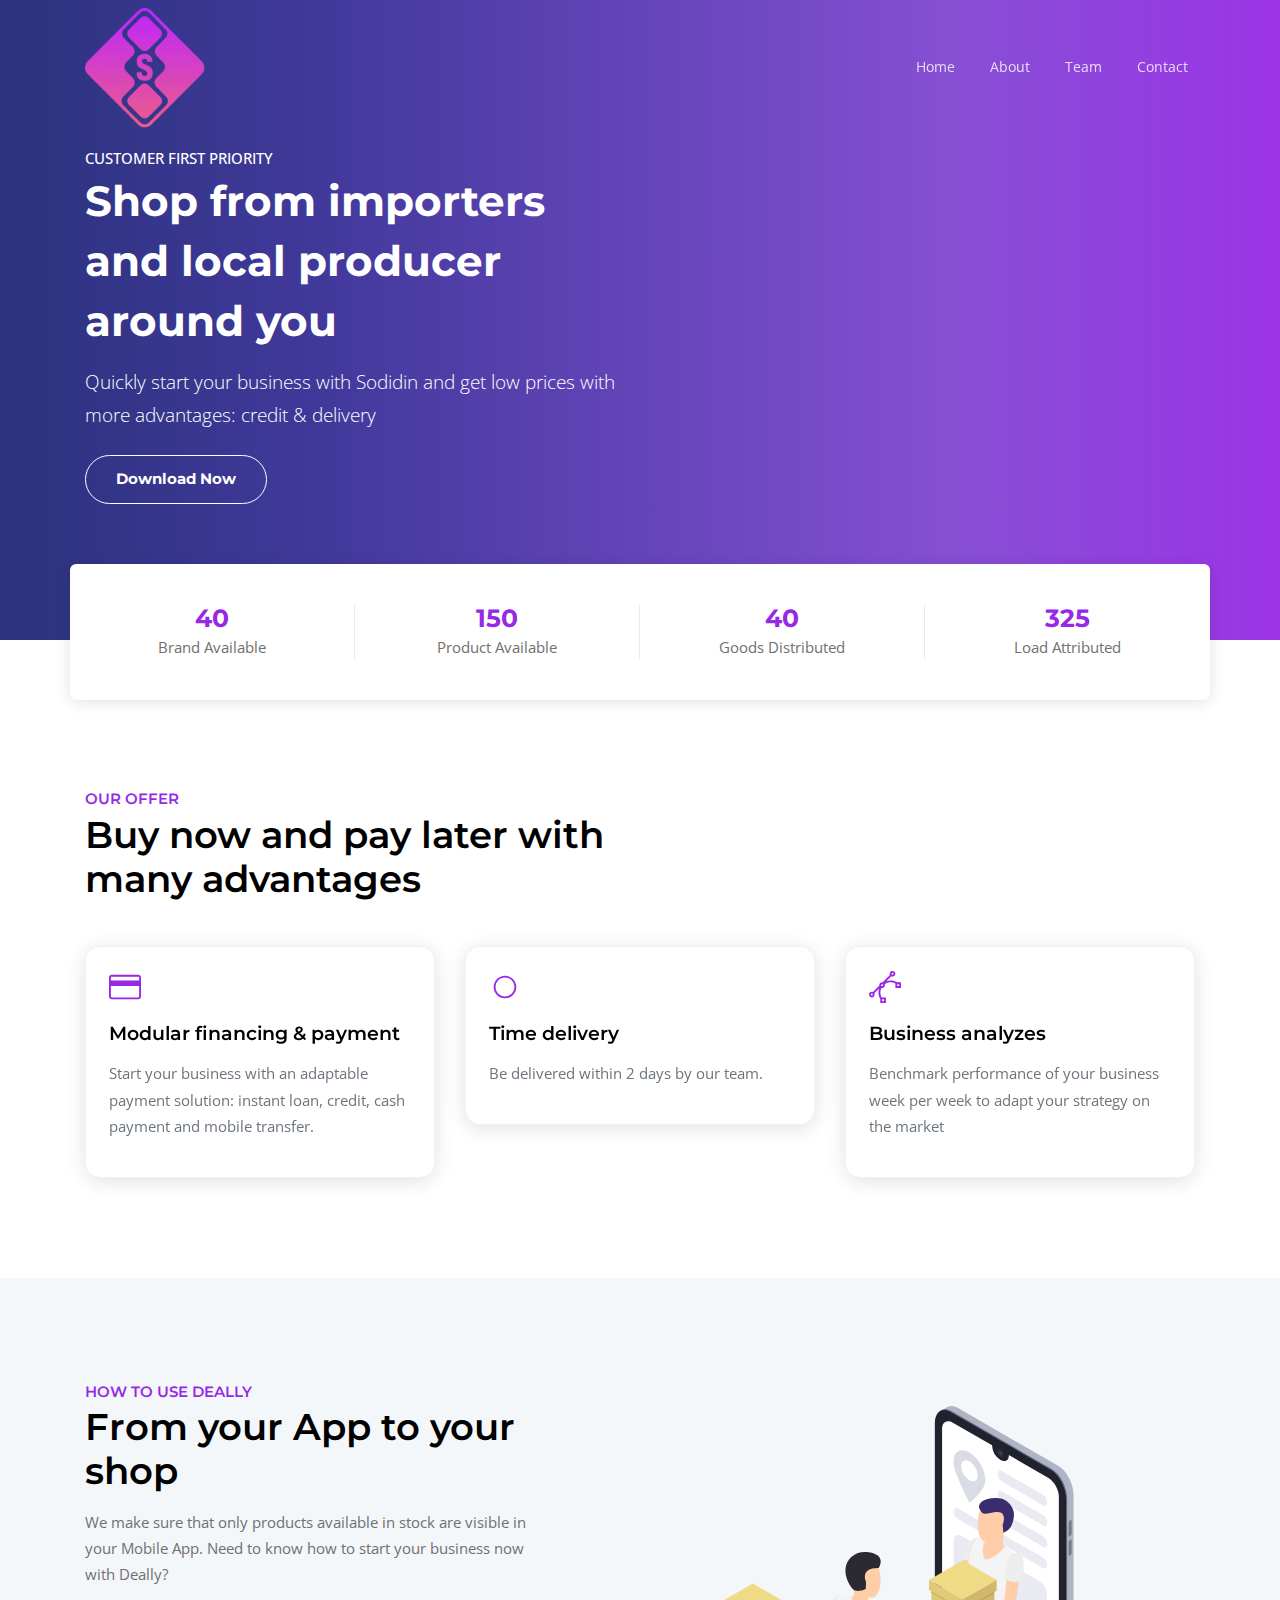
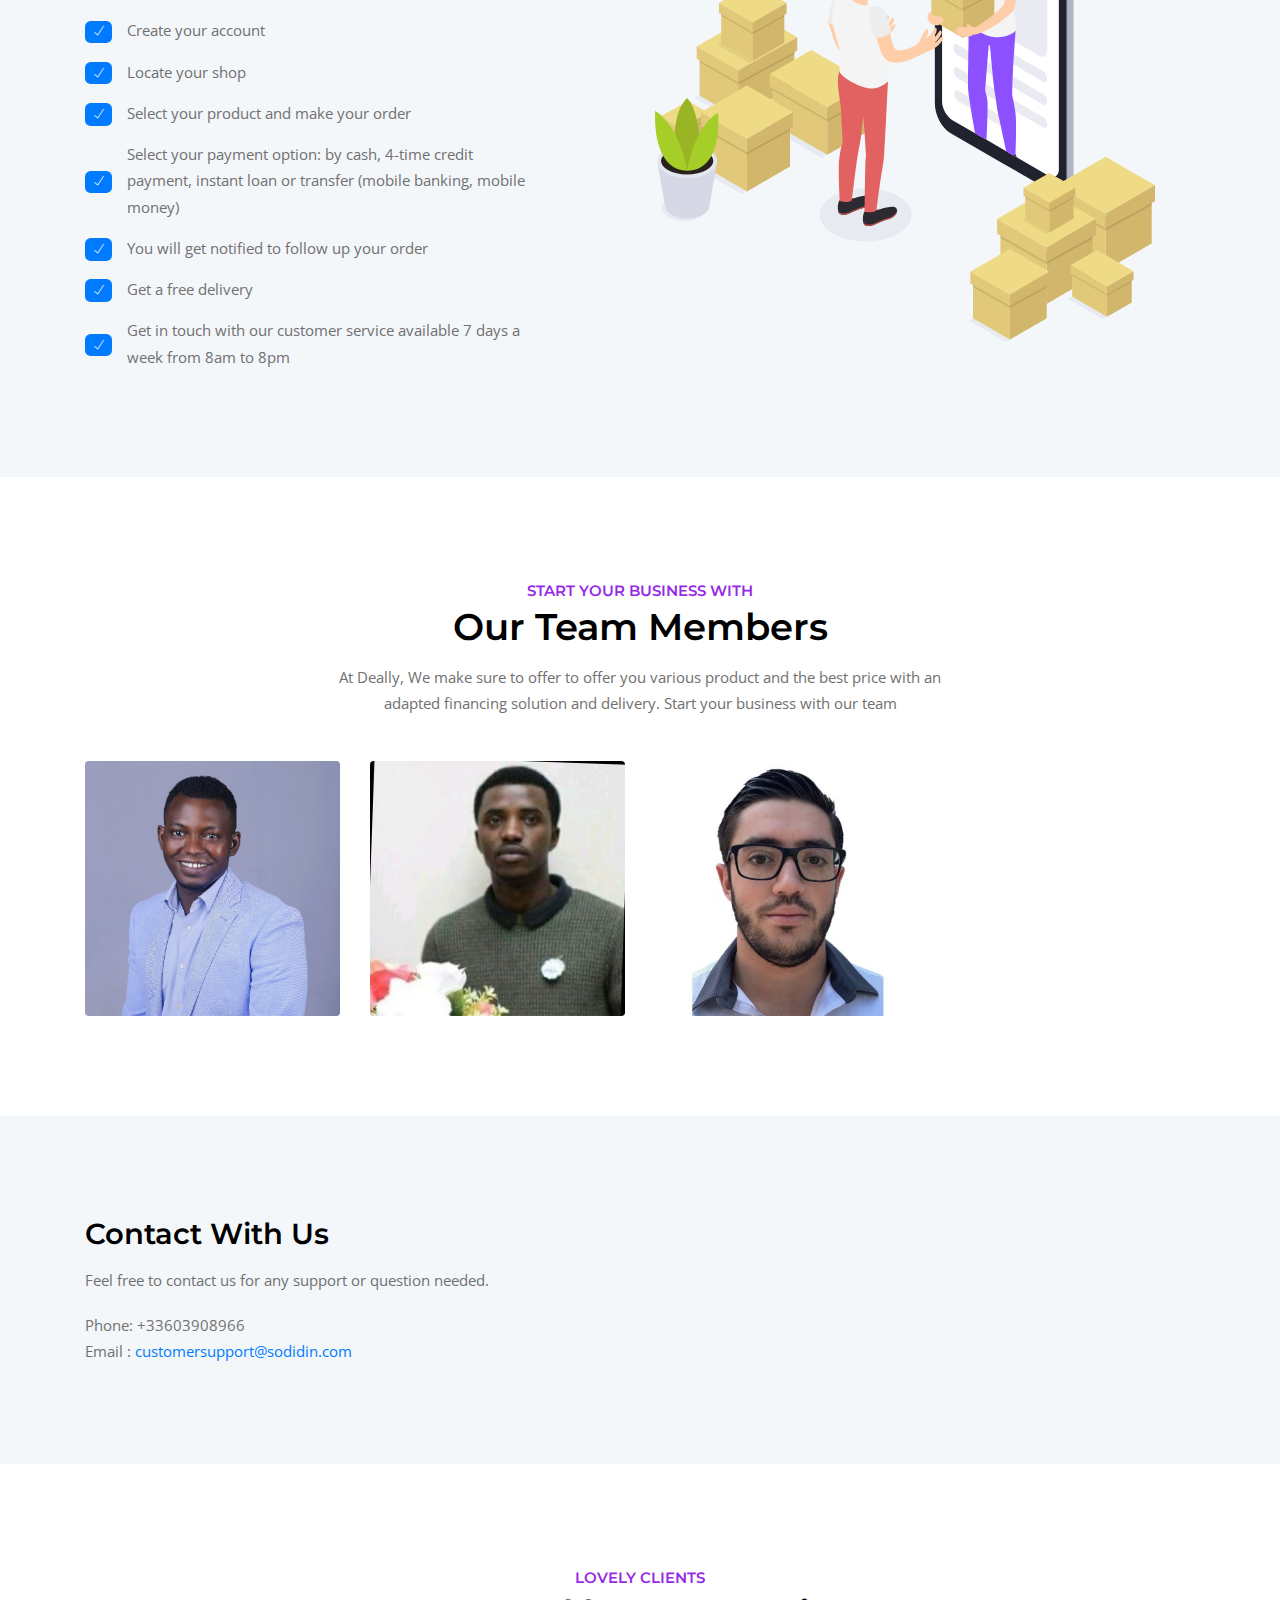
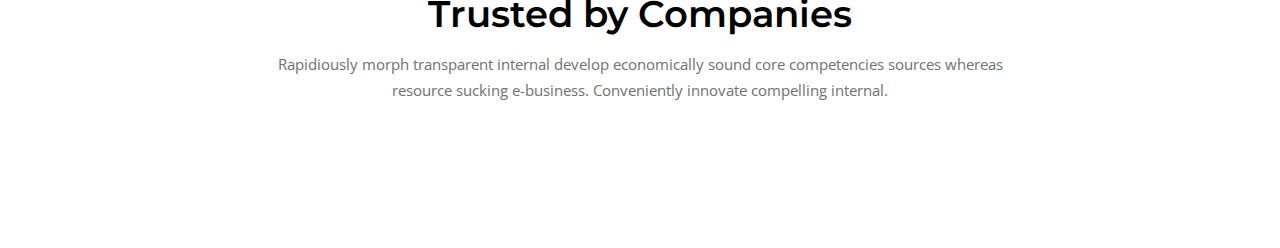
<file: html/index.html>
<!doctype html>
<html lang="en">
<head>
    <meta charset="utf-8">
    <meta http-equiv="X-UA-Compatible" content="IE=edge">
    <meta name="viewport" content="width=device-width, initial-scale=1, shrink-to-fit=no">

    <!-- SEO Meta description -->
    <meta name="description"
          content="AppCo App Landing Page Template. agency landing page template helps you easily create websites for your business, marketing landing page template form promotion and many more.">
    <meta name="author" content="ThemeTags">

    <!-- OG Meta Tags to improve the way the post looks when you share the page on LinkedIn, Facebook, Google+ -->
    <meta property="og:site_name" content="Deally"/> <!-- website name -->
    <meta property="og:site" content=""/> <!-- website link -->
    <meta property="og:title" content="Deally"/> <!-- title shown in the actual shared post -->
    <meta property="og:description" content=""/> <!-- description shown in the actual shared post -->
    <meta property="og:image" content=""/> <!-- image link, make sure it's jpg -->
    <meta property="og:url" content=""/> <!-- where do you want your post to link to -->
    <meta property="og:type" content="article"/>

    <!--title-->
    <title>Deally</title>

    <!--favicon icon-->
    <link rel="icon" href="img/favicon.ico" type="image/png" sizes="16x16">

    <!--google fonts-->
    <link href="https://fonts.googleapis.com/css?family=Montserrat:400,500,600,700%7COpen+Sans&display=swap"
          rel="stylesheet">

    <!--Bootstrap css-->
    <link rel="stylesheet" href="css/bootstrap.min.css">
    <!--Magnific popup css-->
    <link rel="stylesheet" href="css/magnific-popup.css">
    <!--Themify icon css-->
    <link rel="stylesheet" href="css/themify-icons.css">
    <!--animated css-->
    <link rel="stylesheet" href="css/animate.min.css">

    <!--Owl carousel css-->
    <link rel="stylesheet" href="css/owl.carousel.min.css">
    <link rel="stylesheet" href="css/owl.theme.default.min.css">
    <!--custom css-->
    <link rel="stylesheet" href="css/style.css">
    <!--responsive css-->
    <link rel="stylesheet" href="css/responsive.css">

</head>
<body>

<!--header section start-->
<header class="header">
    <!--start navbar-->
    <nav class="navbar navbar-expand-lg fixed-top bg-transparent">
        <div class="container">
            <a class="navbar-brand" href="index-2.html"><img src="img/logo_sodidin.png" width="120" alt="logo"
                                                           class="img-fluid"></a>
            <button class="navbar-toggler" type="button" data-toggle="collapse" data-target="#navbarSupportedContent"
                    aria-controls="navbarSupportedContent" aria-expanded="false" aria-label="Toggle navigation">
                <span class="ti-menu"></span>
            </button>

            <div class="collapse navbar-collapse main-menu" id="navbarSupportedContent">
                <ul class="navbar-nav ml-auto">
                    <li class="nav-item">
                        <a class="nav-link page-scroll" href="#">Home</a>

                    </li>
                    <li class="nav-item">
                        <a class="nav-link page-scroll" href="#about">About</a>
                    </li>
                    <!-- <li class="nav-item">
                        <a class="nav-link page-scroll" href="#screenshots">Screenshots</a>
                    </li> -->
                    <!-- <li class="nav-item dropdown">
                        <a class="nav-link page-scroll dropdown-toggle" href="#" id="navbarDropdownPage" role="button"
                           data-toggle="dropdown" aria-haspopup="true" aria-expanded="false">
                            Pages
                        </a>
                        <div class="dropdown-menu submenu" aria-labelledby="navbarDropdownPage">
                            <a class="dropdown-item" href="basic-login.html">Login Page 1</a>
                            <a class="dropdown-item" href="login.html">Login Page 2</a>
                            <a class="dropdown-item" href="basic-sign-up.html">Signup Page 1</a>
                            <a class="dropdown-item" href="sign-up.html">Signup Page 2</a>
                            <a class="dropdown-item" href="password-reset.html">Password Reset</a>
                            <a class="dropdown-item" href="change-password.html">Change Password</a>
                            <a class="dropdown-item" href="download.html">Download Page</a>
                            <a class="dropdown-item" href="review.html">Review Page</a>
                            <a class="dropdown-item" href="faq.html">FAQ Page</a>
                            <a class="dropdown-item" href="404.html">404 Page</a>
                            <a class="dropdown-item" href="coming-soon.html">Coming Soon</a>
                            <a class="dropdown-item" href="thank-you.html">Thank You</a>
                            <a class="dropdown-item" href="team.html">Team Page <span class="badge badge-danger badge-pill ml-2">New</span></a>
                            <a class="dropdown-item" href="team-single.html">Team Single <span class="badge badge-danger badge-pill ml-2">New</span></a>
                        </div>
                    </li> -->
                    <li class="nav-item">
                        <a class="nav-link page-scroll" href="#team">Team</a>
                    </li>
                    <li class="nav-item">
                        <a class="nav-link page-scroll" href="#contact">Contact</a>
                    </li>

                </ul>
            </div>
        </div>
    </nav>
    <!--end navbar-->
</header>
<!--header section end-->

<!--body content wrap start-->
<div class="main">

    <!--hero section start-->
    <section class="hero-section pt-100 background-img"
             style="">
        <div class="container">
            <div class="row align-items-center justify-content-between">
                <div class="col-md-6 col-lg-6">
                    <div class="hero-content-left text-white mt-5">
                        <span class="text-uppercase h6">Customer First Priority</span>
                        <h1 class="text-white font-weight-bold">Shop from importers and local producer around you</h1>
                        <p class="lead">Quickly start your business with Sodidin and get low prices with more advantages: credit & delivery</p>

                        <a href="#download" class="btn app-store-btn">Download Now</a>
                    </div>
                </div>
                <div class="col-md-6 col-lg-5">
                    <div class="hero-animation-img">
                        <!-- <img src="img/image-14.png" alt="img" class="img-fluid"> -->
                    </div>
                </div>
            </div>
            <!--counter start-->
            <div class="row">
                <ul class="list-inline counter-wrap">
                    <li class="list-inline-item">
                        <div class="single-counter text-center">
                            <span>32</span>
                            <h6>Brand Available</h6>
                        </div>
                    </li>
                    <li class="list-inline-item">
                        <div class="single-counter text-center">
                            <span>150 300</span>
                            <h6>Product Available</h6>
                        </div>
                    </li>
                    <li class="list-inline-item">
                        <div class="single-counter text-center">
                            <span>32 621</span>
                            <h6>Goods Distributed</h6>
                        </div>
                    </li>
                    <li class="list-inline-item">
                        <div class="single-counter text-center">
                            <span>316</span>
                            <h6>Load Attributed</h6>
                        </div>
                    </li>
                </ul>
            </div>
            <!--counter end-->
        </div>
    </section>
    <!--hero section end-->

    <!--promo section start-->
    <section class="promo-section mt-5 ptb-100">
        <div class="container">
            <div class="row">
                <div class="col-lg-6 col-md-10">
                    <div class="section-heading mb-5">
                        <span class="text-uppercase color-secondary sub-title">Our Offer</span>
                        <h2 class="mb-6">Buy now and pay later with many advantages</h2>
                    </div>
                </div>
            </div>
            <div class="row">
                <div class="col-lg-4 col-sm-6 mb-lg-0">
                    <div class="card single-promo-card single-promo-hover">
                        <div class="card-body">
                            <div class="pb-2">
                                <span class="ti-credit-card icon-md color-secondary"></span>
                            </div>
                            <div class="pt-2 pb-3"><h5>Modular financing & payment</h5>
                                <p class="text-muted mb-0">
                                    Start your business with an adaptable payment solution: instant loan, credit, cash payment and mobile transfer.
                                    </p>
                            </div>
                        </div>
                    </div>
                </div>
                <div class="col-lg-4 col-sm-6">
                    <div class="card single-promo-card single-promo-hover mb-lg-0">
                        <div class="card-body">
                            <div class="pb-2">
                                <span class="ti-control-record icon-md color-secondary"></span>
                            </div>
                            <div class="pt-2 pb-3"><h5>Time delivery</h5>
                                <p class="text-muted mb-0">
                                    Be delivered within 2 days by our team.

                                </p></div>
                        </div>
                    </div>
                </div>
                <div class="col-lg-4 col-sm-6">
                    <div class="card single-promo-card single-promo-hover mb-lg-0">
                        <div class="card-body">
                            <div class="pb-2">
                                <span class="ti-vector icon-md color-secondary"></span>
                            </div>
                            <div class="pt-2 pb-3"><h5>Business analyzes</h5>
                                <p class="text-muted mb-0">
                                    Benchmark performance of your business week per week to adapt your strategy on the market
                                    </p></div>
                        </div>
                    </div>
                </div>
                <!-- <div class="col-lg-3 col-sm-6">
                    <div class="card single-promo-card single-promo-hover mb-lg-0">
                        <div class="card-body">
                            <div class="pb-2">
                                <span class="ti-receipt icon-md color-secondary"></span>
                            </div>
                            <div class="pt-2 pb-3"><h5>Customizable</h5>
                                <p class="text-muted mb-0">Change a few variables and the whole theme adapts.</p></div>
                        </div>
                    </div>
                </div> -->
            </div>
        </div>
    </section>
    <!--promo section end-->

    <!--about us section start-->
    <section id="about" class="about-us ptb-100 gray-light-bg">
        <div class="container">
            <div class="row align-items-center justify-content-between">
                <div class="col-lg-5">
                    <span class="text-uppercase color-secondary sub-title">How to use Deally</span>
                    <h2>From your App to your shop</h2>
                    <p class="mb-4 lh-190">We make sure that only products available in stock are visible in your Mobile App. Need to know how to start your business now with Deally?</p>
                    <ul class="list-unstyled">
                        <li class="py-2">
                            <div class="d-flex align-items-center">
                                <div>
                                    <div class="badge badge-circle badge-primary mr-3">
                                        <span class="ti-check"></span>
                                    </div>
                                </div>
                                <div><p class="mb-0">Create your account</p></div>
                            </div>
                        </li>
                        <li class="py-2">
                            <div class="d-flex align-items-center">
                                <div>
                                    <div class="badge badge-circle badge-primary mr-3">
                                        <span class="ti-check"></span>
                                    </div>
                                </div>
                                <div><p class="mb-0">Locate your shop</p></div>
                            </div>
                        </li>
                        <li class="py-2">
                            <div class="d-flex align-items-center">
                                <div>
                                    <div class="badge badge-circle badge-primary mr-3">
                                        <span class="ti-check"></span>
                                    </div>
                                </div>
                                <div><p class="mb-0">Select your product and make your order</p></div>
                            </div>
                        </li>
                        <li class="py-2">
                            <div class="d-flex align-items-center">
                                <div>
                                    <div class="badge badge-circle badge-primary mr-3">
                                        <span class="ti-check"></span>
                                    </div>
                                </div>
                                <div><p class="mb-0">Select your payment option: by cash, 4-time credit payment, instant loan or transfer (mobile banking, mobile money)</p></div>
                            </div>
                        </li>
                        <li class="py-2">
                            <div class="d-flex align-items-center">
                                <div>
                                    <div class="badge badge-circle badge-primary mr-3">
                                        <span class="ti-check"></span>
                                    </div>
                                </div>
                                <div><p class="mb-0">You will get notified to follow up your order</p></div>
                            </div>
                        </li>
                        <li class="py-2">
                            <div class="d-flex align-items-center">
                                <div>
                                    <div class="badge badge-circle badge-primary mr-3">
                                        <span class="ti-check"></span>
                                    </div>
                                </div>
                                <div><p class="mb-0">Get a free delivery</p></div>
                            </div>
                        </li>
                        <li class="py-2">
                            <div class="d-flex align-items-center">
                                <div>
                                    <div class="badge badge-circle badge-primary mr-3">
                                        <span class="ti-check"></span>
                                    </div>
                                </div>
                                <div><p class="mb-0">Get in touch with our customer service available 7 days a week from 8am to 8pm</p></div>
                            </div>
                        </li>
                    </ul>
                </div>
                <div class="col-md-6">
                    <div class="about-content-right">
                        <img src="img/delivery-app.svg" width="500" alt="about us" class="img-fluid">
                    </div>
                </div>
            </div>
        </div>
    </section>
    <!--about us section end-->

    <!--features section start-->
    <!-- <div id="features" class="feature-section ptb-100">
        <div class="container">
            <div class="row justify-content-center">
                <div class="col-md-8">
                    <div class="section-heading text-center mb-5">
                        <span class="text-uppercase color-secondary sub-title">Best features</span>
                        <h2>Easy Process with Best Features</h2>
                        <p>Objectively deliver professional value with diverse web-readiness.
                            Collaboratively transition wireless customer service without goal-oriented catalysts for
                            change. Collaboratively.</p>

                    </div>
                </div>
            </div>

            <div class="row row-grid align-items-center">
                <div class="col-lg-4">
                    <div class="d-flex align-items-start mb-5">
                        <div class="pr-4">
                            <div class="icon icon-shape icon-color-1 rounded-circle">
                                <span class="ti-face-smile"></span>
                            </div>
                        </div>
                        <div class="icon-text">
                            <h5>Responsive web design</h5>
                            <p class="mb-0">Modular and interchangable componente between layouts and even demos.</p>
                        </div>
                    </div>
                    <div class="d-flex align-items-start mb-5">
                        <div class="pr-4">
                            <div class="icon icon-shape icon-color-2 rounded-circle">
                                <span class="ti-vector"></span>
                            </div>
                        </div>
                        <div class="icon-text">
                            <h5>Loaded with features</h5>
                            <p class="mb-0">Modular and interchangable componente between layouts and even demos.</p>
                        </div>
                    </div>
                    <div class="d-flex align-items-start">
                        <div class="pr-4">
                            <div class="icon icon-shape icon-color-3 rounded-circle">
                                <span class="ti-headphone-alt"></span>
                            </div>
                        </div>
                        <div class="icon-text">
                            <h5>Friendly online support</h5>
                            <p class="mb-0">Modular and interchangable componente between layouts and even demos.</p>
                        </div>
                    </div>
                </div>
                <div class="col-lg-4">
                    <div class="position-relative" style="z-index: 10;">
                        <img alt="Image placeholder" src="img/image-10.png" class="img-center img-fluid">
                    </div>
                </div>
                <div class="col-lg-4">
                    <div class="d-flex align-items-start mb-5">
                        <div class="pr-4">
                            <div class="icon icon-shape icon-color-4 rounded-circle">
                                <span class="ti-layout-media-right"></span>
                            </div>
                        </div>
                        <div class="icon-text">
                            <h5>Free updates forever</h5>
                            <p class="mb-0">Modular and interchangable componente between layouts and even demos.</p>
                        </div>
                    </div>
                    <div class="d-flex align-items-start mb-5">
                        <div class="pr-4">
                            <div class="icon icon-shape icon-color-5 rounded-circle">
                                <span class="ti-layout-cta-right"></span>
                            </div>
                        </div>
                        <div class="icon-text">
                            <h5>Built with Sass</h5>
                            <p class="mb-0">Modular and interchangable componente between layouts and even demos.</p>
                        </div>
                    </div>
                    <div class="d-flex align-items-start">
                        <div class="pr-4">
                            <div class="icon icon-shape icon-color-6 rounded-circle">
                                <span class="ti-palette"></span>
                            </div>
                        </div>
                        <div class="icon-text">
                            <h5>Infinite colors</h5>
                            <p class="mb-0">Modular and interchangable componente between layouts and even demos.</p>
                        </div>
                    </div>
                </div>
            </div>
        </div>
    </div> -->
    <!--features section end-->


    <!--our video promo section start-->
    <!-- <section id="download" class="video-promo ptb-100 background-img"
             style="background: url('img/video-bg.jpg')no-repeat center center / cover">
        <div class="container">
            <div class="row justify-content-center">
                <div class="col-md-6">
                    <div class="video-promo-content mt-4 text-center">
                        <a href="https://www.youtube.com/watch?v=9No-FiEInLA"
                           class="popup-youtube video-play-icon d-inline-block"><span class="ti-control-play"></span> </a>
                        <h5 class="mt-4 text-white">Watch video overview</h5>

                        <div class="download-btn mt-5">
                            <a href="#" class="btn google-play-btn mr-3"><span class="ti-android"></span> Google
                                Play</a>
                            <a href="#" class="btn app-store-btn"><span class="ti-apple"></span> App Store</a>
                        </div>
                    </div>
                </div>
            </div>
        </div>
    </section> -->
    <!--our video promo section end-->


    <!--overflow block start-->
    <!-- <div class="overflow-hidden">
        <section id="pricing" class="package-section background-shape-right ptb-100">
            <div class="container">
                <div class="row justify-content-center">
                    <div class="col-md-8">
                        <div class="section-heading text-center mb-5">
                            <span class="text-uppercase color-secondary sub-title">Our Pricing Package</span>
                            <h2>Affordable Pricing and Packages Choose your Best One</h2>
                            <p>
                                Distinctively brand cutting-edge imperatives through synergistic strategize orthogonal relationships whereas infrastructures customize low-risk high-yield processes rather than user friendly.
                            </p>
                        </div>
                    </div>
                </div>
                <div class="row justify-content-center">
                    <div class="col-lg-4 col-md">
                        <div class="card text-center single-pricing-pack p-5">
                            <h5 class="mb-2">Basic</h5>
                            <div class="pricing-img mt-3 mb-4">
                                <img src="img/basic.svg" alt="pricing img" class="img-fluid">
                            </div>

                            <div class="card-body p-0">
                                <ul class="list-unstyled text-sm pricing-feature-list">
                                    <li>5 Users access same time</li>
                                    <li>Integrated eCommerce</li>
                                    <li>Customization interface</li>
                                    <li>Weekly updated</li>
                                    <li>24/7 Phone Support</li>
                                    <li>Event Analytics</li>
                                </ul>
                                <div class="py-4 border-0 pricing-header">
                                    <div class="h1 text-center mb-0 color-secondary">$<span class="price font-weight-bolder">29</span></div>
                                </div>
                                <a href="#" class="btn outline-btn" target="_blank">Purchase now</a>
                            </div>
                        </div>
                    </div>
                    <div class="col-lg-4 col-md">
                        <div class="card text-center popular-price single-pricing-pack p-5">
                            <h5 class="mb-2">Standard</h5>
                            <div class="pricing-img mt-3 mb-4">
                                <img src="img/standard.svg" alt="pricing img" class="img-fluid">
                            </div>

                            <div class="card-body p-0">
                                <ul class="list-unstyled text-sm pricing-feature-list">
                                    <li>10 Users access same time</li>
                                    <li>Integrated eCommerce</li>
                                    <li>Customization interface</li>
                                    <li>Daily updated</li>
                                    <li>24/7 Phone Support</li>
                                    <li>Event Analytics</li>
                                </ul>
                                <div class="py-4 border-0 pricing-header">
                                    <div class="h1 text-center mb-0 color-secondary">$<span class="price font-weight-bolder">145</span></div>
                                </div>
                                <a href="#" class="btn solid-btn" target="_blank">Purchase now</a>
                            </div>
                        </div>
                    </div>
                    <div class="col-lg-4 col-md">
                        <div class="card text-center single-pricing-pack p-5">
                            <h5 class="mb-2">Unlimited</h5>
                            <div class="pricing-img mt-3 mb-4">
                                <img src="img/unlimited.svg" alt="pricing img" class="img-fluid">
                            </div>

                            <div class="card-body p-0">
                                <ul class="list-unstyled text-sm pricing-feature-list">
                                    <li>20 Users access same time</li>
                                    <li>Integrated eCommerce</li>
                                    <li>Fully Customization interface</li>
                                    <li>Free updated</li>
                                    <li>24/7 Phone Support</li>
                                    <li>Event Analytics</li>
                                </ul>
                                <div class="py-4 border-0 pricing-header">
                                    <div class="h1 text-center mb-0 color-secondary">$<span class="price font-weight-bolder">249</span></div>
                                </div>
                                <a href="#" class="btn outline-btn" target="_blank">Purchase now</a>
                            </div>
                        </div>
                    </div>
                </div>
                <div class="mt-5 text-center">
                    <p class="mb-2">If you need custom services or Need more? <a href="#" class="color-secondary">
                        Contact us
                    </a></p>
                </div>
            </div>
        </section>
    </div> -->
    <!--overflow block end-->

    <!--testimonial section start-->
    <!-- <section class="testimonial-section ptb-100">
        <div class="container">
            <div class="row justify-content-between align-items-center">
                <div class="col-md-6">
                    <div class="section-heading mb-5">
                        <span class="text-uppercase color-secondary sub-title">Our Trusted Clients</span>
                        <h2>What Clients Say About Us</h2>
                        <p class="lead">
                            Rapidiously morph transparent internal or "organic" sources whereas resource sucking
                            e-business. Conveniently innovate compelling internal.
                        </p>

                        <div class="client-section-wrap d-flex flex-row align-items-center">
                            <ul class="list-inline">
                                <li class="list-inline-item"><img src="img/client-1-color.png" width="85" alt="client"
                                                                  class="img-fluid"></li>
                                <li class="list-inline-item"><img src="img/client-6-color.png" width="85" alt="client"
                                                                  class="img-fluid"></li>
                                <li class="list-inline-item"><img src="img/client-3-color.png" width="85" alt="client"
                                                                  class="img-fluid"></li>
                            </ul>
                        </div>
                    </div>
                </div>
                <div class="col-md-5">
                    <div class="owl-carousel owl-theme client-testimonial arrow-indicator">
                        <div class="item">
                            <div class="testimonial-quote-wrap">
                                <div class="media author-info mb-3">
                                    <div class="author-img mr-3">
                                        <img src="img/client-1.jpg" alt="client" class="img-fluid rounded-circle">
                                    </div>
                                    <div class="media-body">
                                        <h5 class="mb-0">John Charles</h5>
                                        <span>Google</span>
                                    </div>
                                </div>
                                <div class="client-say">
                                    <p> <img src="img/quote.png" alt="quote" class="img-fluid"> Interactively optimize fully researched expertise vis-a-vis plug-and-play relationships. Intrinsicly develop viral core competencies for fully tested customer service. Enthusiastically create next-generation growth strategies and.</p>
                                </div>
                            </div>
                        </div>
                        <div class="item">
                            <div class="testimonial-quote-wrap">
                                <div class="media author-info mb-3">
                                    <div class="author-img mr-3">
                                        <img src="img/client-2.jpg" alt="client" class="img-fluid rounded-circle">
                                    </div>
                                    <div class="media-body">
                                        <h5 class="mb-0">Arabella Ora</h5>
                                        <span>Amazon</span>
                                    </div>
                                </div>
                                <div class="client-say">
                                    <p><img src="img/quote.png" alt="quote" class="img-fluid">  Rapidiously develop user friendly growth strategies after extensive initiatives. Conveniently grow innovative benefits through fully tested deliverables. Rapidiously utilize focused platforms through end-to-end schemas.</p>
                                </div>
                            </div>
                        </div>
                        <div class="item">
                            <div class="testimonial-quote-wrap">
                                <div class="media author-info mb-3">
                                    <div class="author-img mr-3">
                                        <img src="img/client-1.jpg" alt="client" class="img-fluid rounded-circle">
                                    </div>
                                    <div class="media-body">
                                        <h5 class="mb-0">Jeremy Jere</h5>
                                        <span>Themetags</span>
                                    </div>
                                </div>
                                <div class="client-say">
                                    <p><img src="img/quote.png" alt="quote" class="img-fluid"> Objectively synthesize client-centered e-tailers for maintainable channels. Holisticly administrate customer directed vortals whereas tactical functionalities. Energistically monetize reliable imperatives through client-centric best practices. Collaboratively.</p>
                                </div>
                            </div>
                        </div>
                        <div class="item">
                            <div class="testimonial-quote-wrap">
                                <div class="media author-info mb-3">
                                    <div class="author-img mr-3">
                                        <img src="img/client-1.jpg" alt="client" class="img-fluid rounded-circle">
                                    </div>
                                    <div class="media-body">
                                        <h5 class="mb-0">John Charles</h5>
                                        <span>Google</span>
                                    </div>
                                </div>
                                <div class="client-say">
                                    <p><img src="img/quote.png" alt="quote" class="img-fluid"> Enthusiastically innovate B2C data without clicks-and-mortar convergence. Monotonectally deliver compelling testing procedures vis-a-vis B2B testing procedures. Competently evisculate integrated resources whereas global processes. Enthusiastically.</p>
                                </div>
                            </div>
                        </div>
                    </div>
                </div>
            </div>
        </div>
    </section> -->
    <!--testimonial section end-->

    <!--screenshots section start-->
    <!-- <section id="screenshots" class="screenshots-section ptb-100 gray-light-bg">
        <div class="container">
            <div class="row justify-content-center">
                <div class="col-md-8">
                    <div class="section-heading text-center">
                        <span class="text-uppercase color-secondary sub-title">App Screenshots</span>
                        <h2>App Screenshots Looks Awesome</h2>
                        <p>Credibly synthesize multimedia based networks vis-a-vis re-engineer enterprise-wide imperatives whereas fully tested web-readiness. Continually leverage existing worldwide interfaces </p>
                    </div>
                </div>
            </div>
            <div class="screen-slider-content mt-5">
                <div class="screenshot-frame"></div>
                <div class="screen-carousel owl-carousel owl-theme dot-indicator">
                    <img src="img/01.png" class="img-fluid" alt="screenshots">
                    <img src="img/02.png" class="img-fluid" alt="screenshots">
                    <img src="img/03.png" class="img-fluid" alt="screenshots">
                    <img src="img/04.png" class="img-fluid" alt="screenshots">
                    <img src="img/05.png" class="img-fluid" alt="screenshots">
                    <img src="img/06.png" class="img-fluid" alt="screenshots">
                </div>
            </div>

        </div>
    </section> -->
    <!--screenshots section end-->

    <!--download section start-->
    <!-- <section class="download-section pt-100 background-img"
             style="background: url('img/app-hero-bg.jpg')no-repeat center center / cover">
        <div class="container">
            <div class="row align-items-center justify-content-between">
                <div class="col-lg-6">
                    <div id="accordion-1" class="accordion accordion-faq pb-100">
                        <div class="card">
                            <div class="card-header py-4" id="heading-1-1" data-toggle="collapse" role="button"
                                 data-target="#collapse-1-1" aria-expanded="false" aria-controls="collapse-1-1">
                                <h6 class="mb-0"><span class="ti-receipt mr-3"></span> Which license do I need?</h6>
                            </div>
                            <div id="collapse-1-1" class="collapse show" aria-labelledby="heading-1-1"
                                 data-parent="#accordion-1">
                                <div class="card-body">
                                    <p>Uniquely leverage other's distinctive infomediaries rather than leveraged supply chains. Continually seize distributed collaboration and idea-sharing whereas user.</p>
                                </div>
                            </div>
                        </div>
                        <div class="card">
                            <div class="card-header py-4" id="heading-1-2" data-toggle="collapse" role="button"
                                 data-target="#collapse-1-2" aria-expanded="false" aria-controls="collapse-1-2">
                                <h6 class="mb-0"><span class="ti-gallery mr-3"></span> How do I get access to a theme?</h6>
                            </div>
                            <div id="collapse-1-2" class="collapse" aria-labelledby="heading-1-2"
                                 data-parent="#accordion-1">
                                <div class="card-body">
                                    <p>Rapidiously incentivize virtual e-commerce and exceptional e-tailers. Progressively network focused catalysts for change without orthogonal benefits. Dramatically empower.</p>
                                </div>
                            </div>
                        </div>
                        <div class="card">
                            <div class="card-header py-4" id="heading-1-3" data-toggle="collapse" role="button"
                                 data-target="#collapse-1-3" aria-expanded="false" aria-controls="collapse-1-3">
                                <h6 class="mb-0"><span class="ti-wallet mr-3"></span> How do I see previous orders?
                                </h6>
                            </div>
                            <div id="collapse-1-3" class="collapse" aria-labelledby="heading-1-3"
                                 data-parent="#accordion-1">
                                <div class="card-body">
                                    <p>Proactively monetize long-term high-impact innovation and scalable relationships. Dynamically mesh principle-centered functionalities before next-generation best practices. Distinctively empower.</p>
                                </div>
                            </div>
                        </div>
                    </div>
                </div>
                <div class="col-md-4">
                    <div class="download-img d-flex align-items-end">
                        <img src="img/image-13.png" alt="download" class="img-fluid">
                    </div>
                </div>
            </div>
        </div>
    </section> -->
    <!--download section end-->

    <!--our blog section start-->
    <!-- <section id="blog" class="our-blog-section ptb-100 gray-light-bg">
        <div class="container">
            <div class="row">
                <div class="col-md-8">
                    <div class="section-heading mb-5">
                        <span class="text-uppercase color-secondary sub-title">Blog</span>
                        <h2>Our Latest News</h2>
                        <p>
                            Enthusiastically drive revolutionary opportunities before emerging leadership. Distinctively
                            transform tactical methods of empowerment via resource sucking core.
                        </p>
                    </div>
                </div>
            </div>
            <div class="row">
                <div class="col-md-4">
                    <div class="single-blog-card card border-0 shadow-sm">
                        <span class="category position-absolute badge badge-pill badge-primary">Lifestyle</span>
                        <img src="img/blog/1.jpg" class="card-img-top position-relative" alt="blog">
                        <div class="card-body">
                            <div class="post-meta mb-2">
                                <ul class="list-inline meta-list">
                                    <li class="list-inline-item">Jan 21, 2019</li>
                                    <li class="list-inline-item"><span>45</span> Comments</li>
                                    <li class="list-inline-item"><span>10</span> Share</li>
                                </ul>
                            </div>
                            <h3 class="h5 card-title"><a href="#">Appropriately productize fully</a></h3>
                            <p class="card-text">Some quick example text to build on the card title and make up the bulk.</p>
                            <a href="#" class="detail-link">Read more <span class="ti-arrow-right"></span></a>
                        </div>
                    </div>
                </div>
                <div class="col-md-4">
                    <div class="single-blog-card card border-0 shadow-sm">
                        <span class="category position-absolute badge badge-pill badge-danger">Technology</span>
                        <img src="img/blog/2.jpg" class="card-img-top position-relative" alt="blog">
                        <div class="card-body">
                            <div class="post-meta mb-2">
                                <ul class="list-inline meta-list">
                                    <li class="list-inline-item">May 26, 2019</li>
                                    <li class="list-inline-item"><span>30</span> Comments</li>
                                    <li class="list-inline-item"><span>5</span> Share</li>
                                </ul>
                            </div>
                            <h3 class="h5 card-title"><a href="#">Quickly formulate backend</a></h3>
                            <p class="card-text">Synergistically engage effective ROI after customer directed partnerships.</p>
                            <a href="#" class="detail-link">Read more <span class="ti-arrow-right"></span></a>
                        </div>
                    </div>
                </div>
                <div class="col-md-4">
                    <div class="single-blog-card card border-0 shadow-sm">
                        <span class="category position-absolute badge badge-pill badge-info">Science</span>
                        <img src="img/blog/3.jpg" class="card-img-top" alt="blog">
                        <div class="card-body">
                            <div class="post-meta mb-2">
                                <ul class="list-inline meta-list">
                                    <li class="list-inline-item">Apr 25, 2019</li>
                                    <li class="list-inline-item"><span>41</span> Comments</li>
                                    <li class="list-inline-item"><span>30</span> Share</li>
                                </ul>
                            </div>
                            <h3 class="h5 card-title"><a href="#">Objectively extend extensive</a></h3>
                            <p class="card-text">Holisticly mesh open-source leadership rather than proactive users. </p>
                            <a href="#" class="detail-link">Read more <span class="ti-arrow-right"></span></a>
                        </div>
                    </div>
                </div>
            </div>
        </div>
    </section> -->
    <!--our blog section end-->

    <!--our team section start-->
    <section id="team" class="team-member-section ptb-100">
        <div class="container">
            <div class="row justify-content-center">
                <div class="col-lg-7 col-md-8">
                    <div class="section-heading text-center mb-5">
                        <span class="text-uppercase color-secondary sub-title">START YOUR BUSINESS WITH</span>
                        <h2>Our Team Members</h2>
                        <p>
                            At Deally, We make sure to offer to offer you various product and the best price with an adapted financing solution and delivery. Start your business with our team 
                        </p>
                    </div>
                </div>
            </div>
            <div class="row">
                <div class="col-lg-3 col-sm-6">
                    <div class="single-team-member position-relative">
                        <div class="team-image">
                            <img src="img/team-4.jpeg" alt="Team Members" class="img-fluid rounded">
                        </div>
                        <div class="team-info text-white rounded d-flex flex-column align-items-center justify-content-center">
                            <h5 class="mb-0">Thierno Diallo</h5>
                            <h6>CEO</h6>
                            <ul class="list-inline team-social social-icon mt-4 text-white">
                                <li class="list-inline-item"><a href="https://www.linkedin.com/in/diallo-thierno/"><span class="ti-linkedin"></span></a></li>
                            </ul>
                        </div>
                    </div>
                </div>
                <div class="col-lg-3 col-sm-6">
                    <div class="single-team-member position-relative">
                        <div class="team-image">
                            <img src="img/team-1.jpeg" alt="Team Members" class="img-fluid rounded">
                        </div>
                        <div class="team-info text-white rounded d-flex flex-column align-items-center justify-content-center">
                            <h5 class="mb-0">Omar Bah</h5>
                            <h6>CFO</h6>
                            <ul class="list-inline team-social social-icon mt-4 text-white">
                                <li class="list-inline-item"><a href="https://www.linkedin.com/in/omar-bah-958106144/"><span class="ti-linkedin"></span></a></li>
                            </ul>
                        </div>
                    </div>
                </div>
                <div class="col-lg-3 col-sm-6">
                    <div class="single-team-member position-relative">
                        <div class="team-image">
                            <img src="img/team-2.jpeg" alt="Team Members" class="img-fluid rounded">
                        </div>
                        <div class="team-info text-white rounded d-flex flex-column align-items-center justify-content-center">
                            <h5 class="mb-0">Julien Athomas</h5>
                            <h6>CTO</h6>
                            <ul class="list-inline team-social social-icon mt-4 text-white">
                                <li class="list-inline-item"><a href="https://www.linkedin.com/in/athomasjulien/"><span class="ti-linkedin"></span></a></li>
                            </ul>
                        </div>
                    </div>
                </div>
            </div>
        </div>
    </section>
    <!--our team section end-->

    <!--contact us section start-->
    <section id="contact" class="contact-us ptb-100 gray-light-bg">
        <div class="container">
            <div class="row">
                <div class="col-12 pb-3 message-box d-none">
                    <div class="alert alert-danger"></div>
                </div>
                <div class="col-md-5">
                    <div class="section-heading">
                        <h3>Contact With Us</h3>
                        <p>Feel free to contact us for any support or question needed.</p>
                    </div>
                    <div class="footer-address">
                        <!-- <h6><strong>Head Office</strong></h6>
                        <p>121 King St, Melbourne VIC 3000, Australia</p> -->
                        <ul>
                            <li><span>Phone: +33603908966</span></li>
                            <li><span>Email : <a href="customersupport@sodidin.com">customersupport@sodidin.com</a></span>
                            </li>
                        </ul>
                    </div>
                </div>
                <!-- <div class="col-md-7">
                    <form action="#" method="POST" id="contactForm" class="contact-us-form" novalidate="novalidate">
                        <h5>Reach us quickly</h5>
                        <div class="row">
                            <div class="col-sm-6 col-12">
                                <div class="form-group">
                                    <input type="text" class="form-control" name="name" id="name" placeholder="Enter name"
                                            required="required">
                                </div>
                            </div>
                            <div class="col-sm-6 col-12">
                                <div class="form-group">
                                    <input type="email" class="form-control" name="email" id="email" placeholder="Enter email"
                                            required="required">
                                </div>
                            </div>
                        </div>
                        <div class="row">
                            <div class="col-sm-6 col-12">
                                <div class="form-group">
                                    <input type="text" name="phone" value="" class="form-control" id="phone"
                                            placeholder="Your Phone">
                                </div>
                            </div>
                            <div class="col-sm-6 col-12">
                                <div class="form-group">
                                    <input type="text" name="company" value="" size="40" class="form-control"
                                            id="company" placeholder="Your Company">
                                </div>
                            </div>
                        </div>
                        <div class="row">
                            <div class="col-12">
                                <div class="form-group">
                                    <textarea name="message" id="message" class="form-control" rows="7" cols="25"
                                                placeholder="Message"></textarea>
                                </div>
                            </div>
                        </div>
                        <div class="row">
                            <div class="col-sm-12 mt-3">
                                <button type="submit" class="btn solid-btn" id="btnContactUs">
                                    Send Message
                                </button>
                            </div>
                        </div>
                    </form>
                    <p class="form-message"></p>
                </div> -->
            </div>
        </div>
    </section>
    <!--contact us section end-->

    <!--client section start-->
    <section class="client-section ptb-100">
        <div class="container">
            <div class="row justify-content-center">
                <div class="col-md-8">
                    <div class="section-heading text-center mb-5">
                        <span class="text-uppercase color-secondary sub-title">Lovely Clients</span>
                        <h2>Trusted by Companies</h2>
                        <p>
                            Rapidiously morph transparent internal develop economically sound core competencies sources whereas resource sucking
                            e-business. Conveniently innovate compelling internal.
                        </p>
                    </div>
                </div>
            </div>
            <!-- <div class="row align-items-center">
                <div class="col-md-12">
                    <div class="owl-carousel owl-theme clients-carousel dot-indicator">
                        <div class="item single-client">
                            <img src="img/client-5-color.png" alt="client logo" class="client-img">
                        </div>
                        <div class="item single-client">
                            <img src="img/client-1-color.png" alt="client logo" class="client-img">
                        </div>
                        <div class="item single-client">
                            <img src="img/client-6-color.png" alt="client logo" class="client-img">
                        </div>
                        <div class="item single-client">
                            <img src="img/client-3-color.png" alt="client logo" class="client-img">
                        </div>
                        <div class="item single-client">
                            <img src="img/client-4-color.png" alt="client logo" class="client-img">
                        </div>
                        <div class="item single-client">
                            <img src="img/client-5-color.png" alt="client logo" class="client-img">
                        </div>
                        <div class="item single-client">
                            <img src="img/client-7-color.png" alt="client logo" class="client-img">
                        </div>
                        <div class="item single-client">
                            <img src="img/client-2-color.png" alt="client logo" class="client-img">
                        </div>
                        <div class="item single-client">
                            <img src="img/client-1-color.png" alt="client logo" class="client-img">
                        </div>
                        <div class="item single-client">
                            <img src="img/client-3-color.png" alt="client logo" class="client-img">
                        </div>
                    </div>
                </div>
            </div> -->
        </div>
    </section>
    <!--client section start-->

</div>
<!--body content wrap end-->

<!--shape image start-->
<!-- <div class="shape-img subscribe-wrap">
    <img src="img/footer-top-shape.png" alt="footer shape" class="img-fluid">
    <div class="container">
        <div class="row justify-content-center">
            <div class="col-md-6">
                <form action="#" method="post" class="subscribe-form subscribe-form-footer d-none d-md-block d-lg-block">
                    <div class="d-flex align-items-center">
                        <input type="text" class="form-control input" id="email-footer" name="email"
                               placeholder="info@yourdomain.com">
                        <input type="submit" class="button btn solid-btn" id="submit-footer" value="Subscribe">
                    </div>
                </form>
            </div>
        </div>
    </div>
</div> -->
<!--shape image end-->

<!--footer section start-->
<!-- <footer class="footer-section">

    <div class="footer-top pt-150 background-img-2"
         style="background: url('img/footer-bg.png')no-repeat center top / cover">
        <div class="container">
            <div class="row justify-content-between">
                <div class="col-md-12 col-lg-4 mb-4 mb-md-4 mb-sm-4 mb-lg-0">
                    <div class="footer-nav-wrap text-white">
                        <img src="img/logo-white-1x.png" alt="footer logo" width="120" class="img-fluid mb-3">
                        <p>Holisticly empower premium architectures without value-added ideas. Seamlessly evolve
                            cross-platform experiences.</p>

                        <div class="social-list-wrap">
                            <ul class="social-list list-inline list-unstyled">
                                <li class="list-inline-item"><a href="#" target="_blank" title="Facebook"><span
                                        class="ti-facebook"></span></a></li>
                                <li class="list-inline-item"><a href="#" target="_blank" title="Twitter"><span
                                        class="ti-twitter"></span></a></li>
                                <li class="list-inline-item"><a href="#" target="_blank"
                                                                title="Instagram"><span class="ti-instagram"></span></a></li>
                                <li class="list-inline-item"><a href="#" target="_blank"
                                                                title="printerst"><span class="ti-pinterest"></span></a></li>
                            </ul>
                        </div>
                    </div>
                </div>
                <div class="col-md-12 col-lg-8">
                    <div class="row">
                        <div class="col-sm-6 col-md-4 col-lg-4 mb-4 mb-sm-4 mb-md-0 mb-lg-0">
                            <div class="footer-nav-wrap text-white">
                                <h5 class="mb-3 text-white">Resources</h5>
                                <ul class="list-unstyled">
                                    <li class="mb-2"><a href="#">Help</a></li>
                                    <li class="mb-2"><a href="#">Events</a></li>
                                    <li class="mb-2"><a href="#">Live Support</a></li>
                                    <li class="mb-2"><a href="#">Open Sources</a></li>
                                    <li class="mb-2"><a href="#">Documentation</a></li>
                                </ul>
                            </div>
                        </div>
                        <div class="col-sm-6 col-md-4 col-lg-4 mb-4 mb-sm-4 mb-md-0 mb-lg-0">
                            <div class="footer-nav-wrap text-white">
                                <h5 class="mb-3 text-white">Company</h5>
                                <ul class="list-unstyled support-list">
                                    <li class="mb-2">
                                        <a href="#">About Us</a>
                                    </li>
                                    <li class="mb-2">
                                        <a href="#">Careers</a>
                                    </li>
                                    <li class="mb-2">
                                        <a href="#">Customers</a>
                                    </li>
                                    <li class="mb-2">
                                        <a href="#">Community</a>
                                    </li>
                                    <li class="mb-2">
                                        <a href="#">Our Team</a>
                                    </li>
                                </ul>
                            </div>
                        </div>
                        <div class="col-sm-6 col-md-4 col-lg-4">
                            <div class="footer-nav-wrap text-white">
                                <h5 class="mb-3 text-white">Location</h5>
                                <ul class="list-unstyled support-list">
                                    <li class="mb-2 d-flex align-items-center"><span class="ti-location-pin mr-2"></span>
                                        121 King Melbourne
                                        <br>Australia 3000
                                    </li>
                                    <li class="mb-2 d-flex align-items-center"><span class="ti-mobile mr-2"></span> <a
                                            href="tel:+61283766284"> +61 2 8376 6284</a></li>
                                    <li class="mb-2 d-flex align-items-center"><span class="ti-email mr-2"></span><a
                                            href="mailto:mail@example.com"> mail@example.com</a></li>
                                    <li class="mb-2 d-flex align-items-center"><span class="ti-world mr-2"></span><a
                                            href="#"> www.yourdomain.com</a></li>
                                </ul>
                            </div>
                        </div>
                    </div>
                </div>
            </div>
        </div>
        <div class="footer-bottom border-gray-light mt-5 py-3">
            <div class="container">
                <div class="row">
                    <div class="col-md-6 col-lg-7">
                        <div class="copyright-wrap small-text">
                            <p class="mb-0 text-white">© ThemeTags Design Agency, All rights reserved</p>
                        </div>
                    </div>
                    <div class="col-md-6 col-lg-5">
                        <div class="terms-policy-wrap text-lg-right text-md-right text-left">
                            <ul class="list-inline">
                                <li class="list-inline-item"><a class="small-text" href="#">Terms</a></li>
                                <li class="list-inline-item"><a class="small-text" href="#">Security</a></li>
                                <li class="list-inline-item"><a class="small-text" href="#">Privacy Policy</a></li>
                            </ul>
                        </div>
                    </div>
                </div>
            </div>
        </div>
    </div>
</footer> -->
<!--footer section end-->



<!--jQuery-->
<script src="js/jquery-3.5.0.min.js"></script>
<!--Popper js-->
<script src="js/popper.min.js"></script>
<!--Bootstrap js-->
<script src="js/bootstrap.min.js"></script>
<!--Magnific popup js-->
<script src="js/jquery.magnific-popup.min.js"></script>
<!--jquery easing js-->
<script src="js/jquery.easing.min.js"></script>

<!--wow js-->
<script src="js/wow.min.js"></script>
<!--owl carousel js-->
<script src="js/owl.carousel.min.js"></script>
<!--countdown js-->
<script src="js/jquery.countdown.min.js"></script>
<!--validator js-->
<script src="js/validator.min.js"></script>
<!--custom js-->
<script src="js/scripts.js"></script>
</body>
</html>
</file>
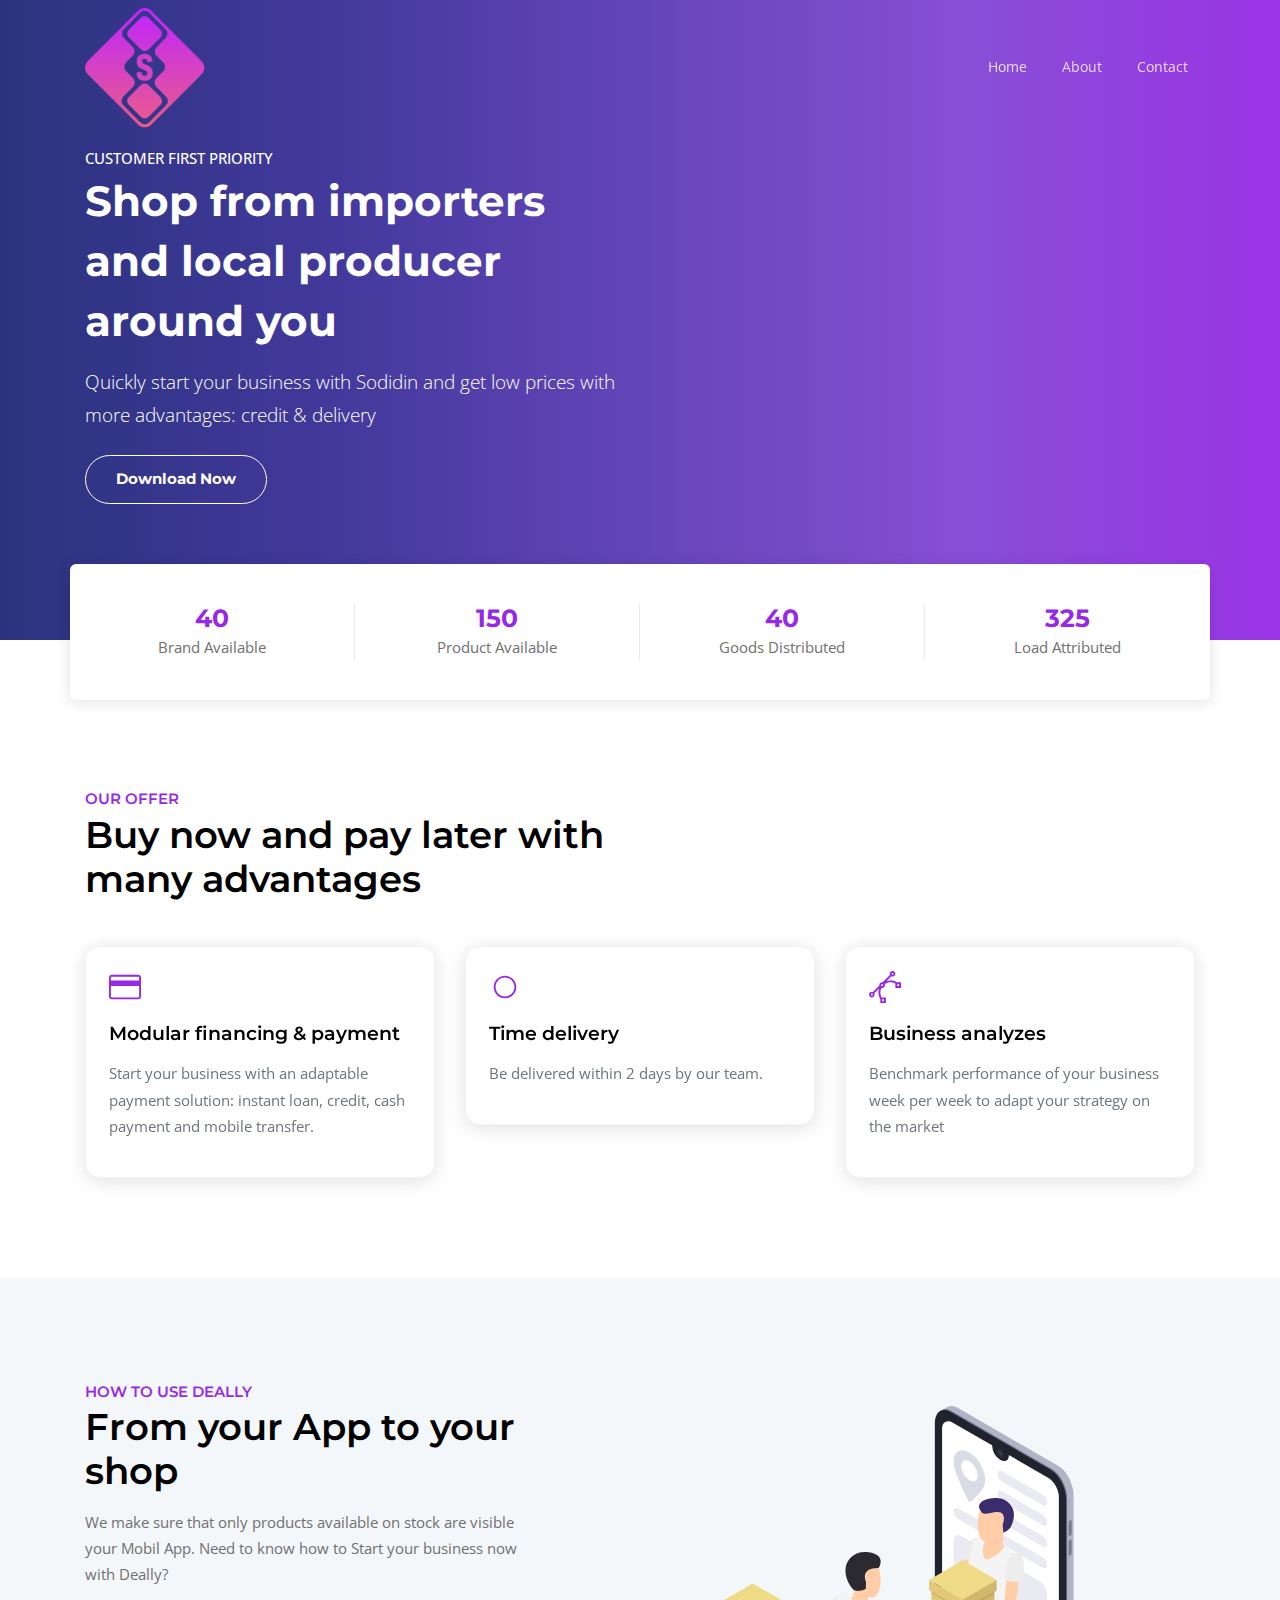
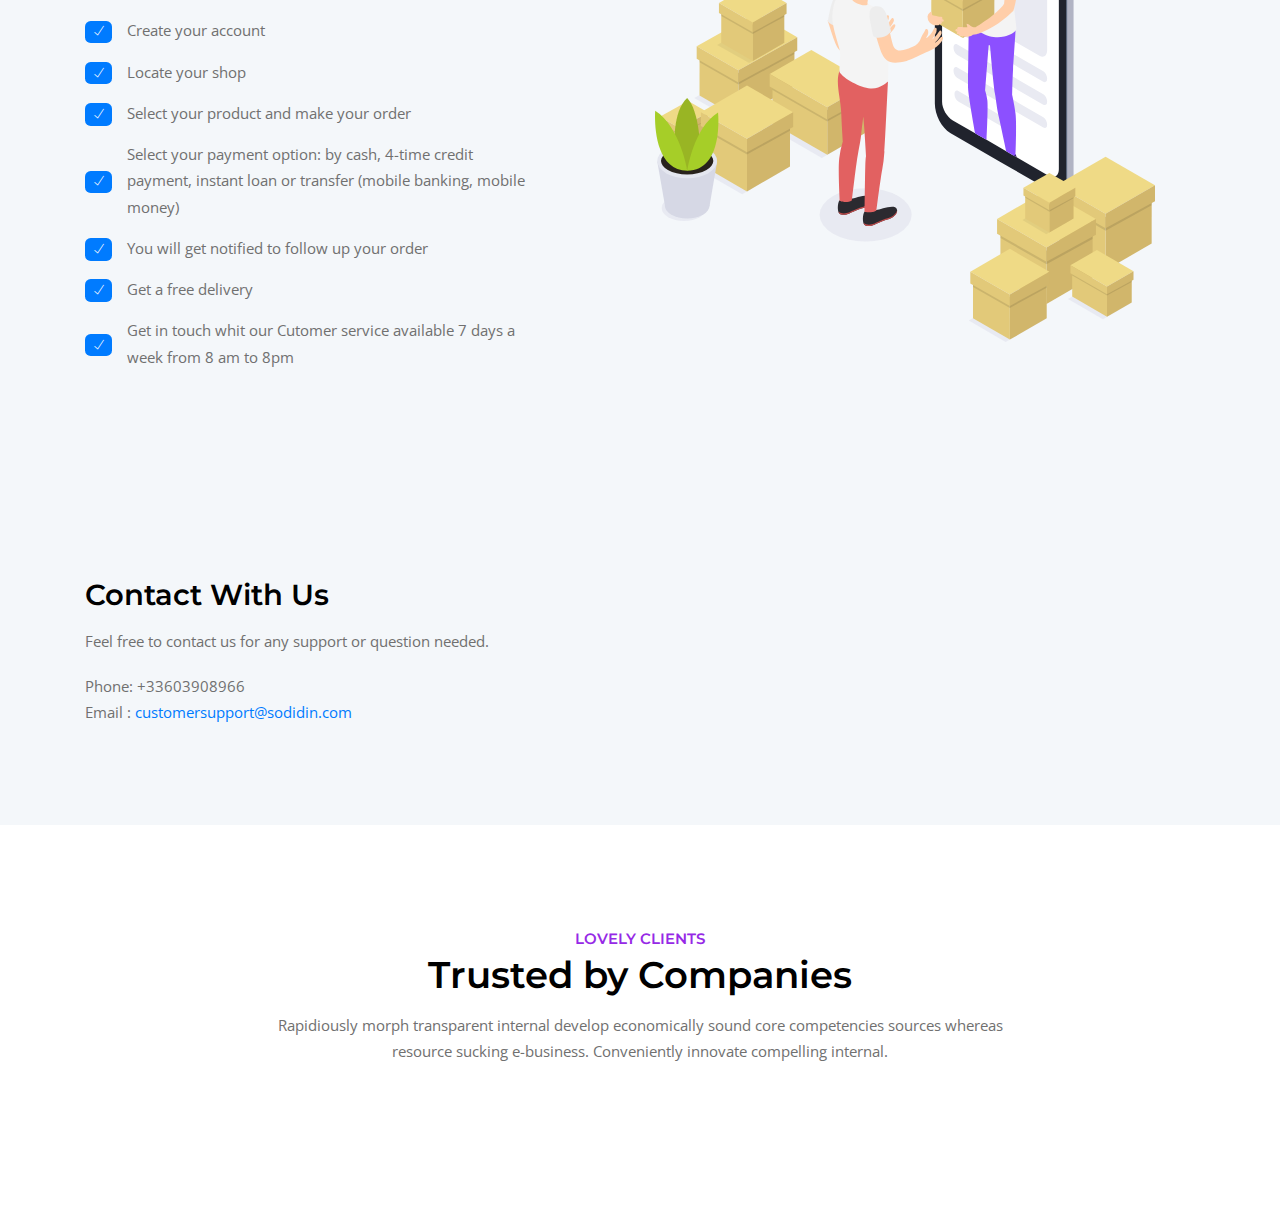
<file: html/index-2.html>
<!doctype html>
<html lang="en">
<head>
    <meta charset="utf-8">
    <meta http-equiv="X-UA-Compatible" content="IE=edge">
    <meta name="viewport" content="width=device-width, initial-scale=1, shrink-to-fit=no">

    <!-- SEO Meta description -->
    <meta name="description"
          content="AppCo App Landing Page Template. agency landing page template helps you easily create websites for your business, marketing landing page template form promotion and many more.">
    <meta name="author" content="ThemeTags">

    <!-- OG Meta Tags to improve the way the post looks when you share the page on LinkedIn, Facebook, Google+ -->
    <meta property="og:site_name" content=""/> <!-- website name -->
    <meta property="og:site" content=""/> <!-- website link -->
    <meta property="og:title" content=""/> <!-- title shown in the actual shared post -->
    <meta property="og:description" content=""/> <!-- description shown in the actual shared post -->
    <meta property="og:image" content=""/> <!-- image link, make sure it's jpg -->
    <meta property="og:url" content=""/> <!-- where do you want your post to link to -->
    <meta property="og:type" content="article"/>

    <!--title-->
    <title>AppCo App Landing Page Template</title>

    <!--favicon icon-->
    <link rel="icon" href="img/favicon.png" type="image/png" sizes="16x16">

    <!--google fonts-->
    <link href="https://fonts.googleapis.com/css?family=Montserrat:400,500,600,700%7COpen+Sans&display=swap"
          rel="stylesheet">

    <!--Bootstrap css-->
    <link rel="stylesheet" href="css/bootstrap.min.css">
    <!--Magnific popup css-->
    <link rel="stylesheet" href="css/magnific-popup.css">
    <!--Themify icon css-->
    <link rel="stylesheet" href="css/themify-icons.css">
    <!--animated css-->
    <link rel="stylesheet" href="css/animate.min.css">

    <!--Owl carousel css-->
    <link rel="stylesheet" href="css/owl.carousel.min.css">
    <link rel="stylesheet" href="css/owl.theme.default.min.css">
    <!--custom css-->
    <link rel="stylesheet" href="css/style.css">
    <!--responsive css-->
    <link rel="stylesheet" href="css/responsive.css">

</head>
<body>

<!--header section start-->
<header class="header">
    <!--start navbar-->
    <nav class="navbar navbar-expand-lg fixed-top bg-transparent">
        <div class="container">
            <a class="navbar-brand" href="index-2.html"><img src="img/logo_sodidin.png" width="120" alt="logo"
                                                           class="img-fluid"></a>
            <button class="navbar-toggler" type="button" data-toggle="collapse" data-target="#navbarSupportedContent"
                    aria-controls="navbarSupportedContent" aria-expanded="false" aria-label="Toggle navigation">
                <span class="ti-menu"></span>
            </button>

            <div class="collapse navbar-collapse main-menu" id="navbarSupportedContent">
                <ul class="navbar-nav ml-auto">
                    <li class="nav-item">
                        <a class="nav-link page-scroll" href="#">Home</a>

                    </li>
                    <li class="nav-item">
                        <a class="nav-link page-scroll" href="#about">About</a>
                    </li>
                    <!-- <li class="nav-item">
                        <a class="nav-link page-scroll" href="#screenshots">Screenshots</a>
                    </li> -->
                    <!-- <li class="nav-item dropdown">
                        <a class="nav-link page-scroll dropdown-toggle" href="#" id="navbarDropdownPage" role="button"
                           data-toggle="dropdown" aria-haspopup="true" aria-expanded="false">
                            Pages
                        </a>
                        <div class="dropdown-menu submenu" aria-labelledby="navbarDropdownPage">
                            <a class="dropdown-item" href="basic-login.html">Login Page 1</a>
                            <a class="dropdown-item" href="login.html">Login Page 2</a>
                            <a class="dropdown-item" href="basic-sign-up.html">Signup Page 1</a>
                            <a class="dropdown-item" href="sign-up.html">Signup Page 2</a>
                            <a class="dropdown-item" href="password-reset.html">Password Reset</a>
                            <a class="dropdown-item" href="change-password.html">Change Password</a>
                            <a class="dropdown-item" href="download.html">Download Page</a>
                            <a class="dropdown-item" href="review.html">Review Page</a>
                            <a class="dropdown-item" href="faq.html">FAQ Page</a>
                            <a class="dropdown-item" href="404.html">404 Page</a>
                            <a class="dropdown-item" href="coming-soon.html">Coming Soon</a>
                            <a class="dropdown-item" href="thank-you.html">Thank You</a>
                            <a class="dropdown-item" href="team.html">Team Page <span class="badge badge-danger badge-pill ml-2">New</span></a>
                            <a class="dropdown-item" href="team-single.html">Team Single <span class="badge badge-danger badge-pill ml-2">New</span></a>
                        </div>
                    </li> -->
                    <!-- <li class="nav-item">
                        <a class="nav-link page-scroll" href="#team">Team</a>
                    </li> -->
                    <li class="nav-item">
                        <a class="nav-link page-scroll" href="#contact">Contact</a>
                    </li>

                </ul>
            </div>
        </div>
    </nav>
    <!--end navbar-->
</header>
<!--header section end-->

<!--body content wrap start-->
<div class="main">

    <!--hero section start-->
    <section class="hero-section pt-100 background-img"
             style="">
        <div class="container">
            <div class="row align-items-center justify-content-between">
                <div class="col-md-6 col-lg-6">
                    <div class="hero-content-left text-white mt-5">
                        <span class="text-uppercase h6">Customer First Priority</span>
                        <h1 class="text-white font-weight-bold">Shop from importers and local producer around you</h1>
                        <p class="lead">Quickly start your business with Sodidin and get low prices with more advantages: credit & delivery</p>

                        <a href="#download" class="btn app-store-btn">Download Now</a>
                    </div>
                </div>
                <div class="col-md-6 col-lg-5">
                    <div class="hero-animation-img">
                        <!-- <img src="img/image-14.png" alt="img" class="img-fluid"> -->
                    </div>
                </div>
            </div>
            <!--counter start-->
            <div class="row">
                <ul class="list-inline counter-wrap">
                    <li class="list-inline-item">
                        <div class="single-counter text-center">
                            <span>32</span>
                            <h6>Brand Available</h6>
                        </div>
                    </li>
                    <li class="list-inline-item">
                        <div class="single-counter text-center">
                            <span>150 300</span>
                            <h6>Product Available</h6>
                        </div>
                    </li>
                    <li class="list-inline-item">
                        <div class="single-counter text-center">
                            <span>32 621</span>
                            <h6>Goods Distributed</h6>
                        </div>
                    </li>
                    <li class="list-inline-item">
                        <div class="single-counter text-center">
                            <span>316</span>
                            <h6>Load Attributed</h6>
                        </div>
                    </li>
                </ul>
            </div>
            <!--counter end-->
        </div>
    </section>
    <!--hero section end-->

    <!--promo section start-->
    <section class="promo-section mt-5 ptb-100">
        <div class="container">
            <div class="row">
                <div class="col-lg-6 col-md-10">
                    <div class="section-heading mb-5">
                        <span class="text-uppercase color-secondary sub-title">Our Offer</span>
                        <h2 class="mb-6">Buy now and pay later with many advantages</h2>
                    </div>
                </div>
            </div>
            <div class="row">
                <div class="col-lg-4 col-sm-6 mb-lg-0">
                    <div class="card single-promo-card single-promo-hover">
                        <div class="card-body">
                            <div class="pb-2">
                                <span class="ti-credit-card icon-md color-secondary"></span>
                            </div>
                            <div class="pt-2 pb-3"><h5>Modular financing & payment</h5>
                                <p class="text-muted mb-0">
                                    Start your business with an adaptable payment solution: instant loan, credit, cash payment and mobile transfer.
                                    </p>
                            </div>
                        </div>
                    </div>
                </div>
                <div class="col-lg-4 col-sm-6">
                    <div class="card single-promo-card single-promo-hover mb-lg-0">
                        <div class="card-body">
                            <div class="pb-2">
                                <span class="ti-control-record icon-md color-secondary"></span>
                            </div>
                            <div class="pt-2 pb-3"><h5>Time delivery</h5>
                                <p class="text-muted mb-0">
                                    Be delivered within 2 days by our team.

                                </p></div>
                        </div>
                    </div>
                </div>
                <div class="col-lg-4 col-sm-6">
                    <div class="card single-promo-card single-promo-hover mb-lg-0">
                        <div class="card-body">
                            <div class="pb-2">
                                <span class="ti-vector icon-md color-secondary"></span>
                            </div>
                            <div class="pt-2 pb-3"><h5>Business analyzes</h5>
                                <p class="text-muted mb-0">
                                    Benchmark performance of your business week per week to adapt your strategy on the market
                                    </p></div>
                        </div>
                    </div>
                </div>
                <!-- <div class="col-lg-3 col-sm-6">
                    <div class="card single-promo-card single-promo-hover mb-lg-0">
                        <div class="card-body">
                            <div class="pb-2">
                                <span class="ti-receipt icon-md color-secondary"></span>
                            </div>
                            <div class="pt-2 pb-3"><h5>Customizable</h5>
                                <p class="text-muted mb-0">Change a few variables and the whole theme adapts.</p></div>
                        </div>
                    </div>
                </div> -->
            </div>
        </div>
    </section>
    <!--promo section end-->

    <!--about us section start-->
    <section id="about" class="about-us ptb-100 gray-light-bg">
        <div class="container">
            <div class="row align-items-center justify-content-between">
                <div class="col-lg-5">
                    <span class="text-uppercase color-secondary sub-title">How to use Deally</span>
                    <h2>From your App to your shop</h2>
                    <p class="mb-4 lh-190">We make sure that only products available on stock are visible your Mobil App. Need to know how to Start your business now with Deally?</p>
                    <ul class="list-unstyled">
                        <li class="py-2">
                            <div class="d-flex align-items-center">
                                <div>
                                    <div class="badge badge-circle badge-primary mr-3">
                                        <span class="ti-check"></span>
                                    </div>
                                </div>
                                <div><p class="mb-0">Create your account</p></div>
                            </div>
                        </li>
                        <li class="py-2">
                            <div class="d-flex align-items-center">
                                <div>
                                    <div class="badge badge-circle badge-primary mr-3">
                                        <span class="ti-check"></span>
                                    </div>
                                </div>
                                <div><p class="mb-0">Locate your shop</p></div>
                            </div>
                        </li>
                        <li class="py-2">
                            <div class="d-flex align-items-center">
                                <div>
                                    <div class="badge badge-circle badge-primary mr-3">
                                        <span class="ti-check"></span>
                                    </div>
                                </div>
                                <div><p class="mb-0">Select your product and make your order</p></div>
                            </div>
                        </li>
                        <li class="py-2">
                            <div class="d-flex align-items-center">
                                <div>
                                    <div class="badge badge-circle badge-primary mr-3">
                                        <span class="ti-check"></span>
                                    </div>
                                </div>
                                <div><p class="mb-0">Select your payment option: by cash, 4-time credit payment, instant loan or transfer (mobile banking, mobile money)</p></div>
                            </div>
                        </li>
                        <li class="py-2">
                            <div class="d-flex align-items-center">
                                <div>
                                    <div class="badge badge-circle badge-primary mr-3">
                                        <span class="ti-check"></span>
                                    </div>
                                </div>
                                <div><p class="mb-0">You will get notified to follow up your order</p></div>
                            </div>
                        </li>
                        <li class="py-2">
                            <div class="d-flex align-items-center">
                                <div>
                                    <div class="badge badge-circle badge-primary mr-3">
                                        <span class="ti-check"></span>
                                    </div>
                                </div>
                                <div><p class="mb-0">Get a free delivery</p></div>
                            </div>
                        </li>
                        <li class="py-2">
                            <div class="d-flex align-items-center">
                                <div>
                                    <div class="badge badge-circle badge-primary mr-3">
                                        <span class="ti-check"></span>
                                    </div>
                                </div>
                                <div><p class="mb-0">Get in touch whit our Cutomer service available 7 days a week from 8 am to 8pm</p></div>
                            </div>
                        </li>
                    </ul>
                </div>
                <div class="col-md-6">
                    <div class="about-content-right">
                        <img src="img/delivery-app.svg" width="500" alt="about us" class="img-fluid">
                    </div>
                </div>
            </div>
        </div>
    </section>
    <!--about us section end-->

    <!--features section start-->
    <!-- <div id="features" class="feature-section ptb-100">
        <div class="container">
            <div class="row justify-content-center">
                <div class="col-md-8">
                    <div class="section-heading text-center mb-5">
                        <span class="text-uppercase color-secondary sub-title">Best features</span>
                        <h2>Easy Process with Best Features</h2>
                        <p>Objectively deliver professional value with diverse web-readiness.
                            Collaboratively transition wireless customer service without goal-oriented catalysts for
                            change. Collaboratively.</p>

                    </div>
                </div>
            </div>

            <div class="row row-grid align-items-center">
                <div class="col-lg-4">
                    <div class="d-flex align-items-start mb-5">
                        <div class="pr-4">
                            <div class="icon icon-shape icon-color-1 rounded-circle">
                                <span class="ti-face-smile"></span>
                            </div>
                        </div>
                        <div class="icon-text">
                            <h5>Responsive web design</h5>
                            <p class="mb-0">Modular and interchangable componente between layouts and even demos.</p>
                        </div>
                    </div>
                    <div class="d-flex align-items-start mb-5">
                        <div class="pr-4">
                            <div class="icon icon-shape icon-color-2 rounded-circle">
                                <span class="ti-vector"></span>
                            </div>
                        </div>
                        <div class="icon-text">
                            <h5>Loaded with features</h5>
                            <p class="mb-0">Modular and interchangable componente between layouts and even demos.</p>
                        </div>
                    </div>
                    <div class="d-flex align-items-start">
                        <div class="pr-4">
                            <div class="icon icon-shape icon-color-3 rounded-circle">
                                <span class="ti-headphone-alt"></span>
                            </div>
                        </div>
                        <div class="icon-text">
                            <h5>Friendly online support</h5>
                            <p class="mb-0">Modular and interchangable componente between layouts and even demos.</p>
                        </div>
                    </div>
                </div>
                <div class="col-lg-4">
                    <div class="position-relative" style="z-index: 10;">
                        <img alt="Image placeholder" src="img/image-10.png" class="img-center img-fluid">
                    </div>
                </div>
                <div class="col-lg-4">
                    <div class="d-flex align-items-start mb-5">
                        <div class="pr-4">
                            <div class="icon icon-shape icon-color-4 rounded-circle">
                                <span class="ti-layout-media-right"></span>
                            </div>
                        </div>
                        <div class="icon-text">
                            <h5>Free updates forever</h5>
                            <p class="mb-0">Modular and interchangable componente between layouts and even demos.</p>
                        </div>
                    </div>
                    <div class="d-flex align-items-start mb-5">
                        <div class="pr-4">
                            <div class="icon icon-shape icon-color-5 rounded-circle">
                                <span class="ti-layout-cta-right"></span>
                            </div>
                        </div>
                        <div class="icon-text">
                            <h5>Built with Sass</h5>
                            <p class="mb-0">Modular and interchangable componente between layouts and even demos.</p>
                        </div>
                    </div>
                    <div class="d-flex align-items-start">
                        <div class="pr-4">
                            <div class="icon icon-shape icon-color-6 rounded-circle">
                                <span class="ti-palette"></span>
                            </div>
                        </div>
                        <div class="icon-text">
                            <h5>Infinite colors</h5>
                            <p class="mb-0">Modular and interchangable componente between layouts and even demos.</p>
                        </div>
                    </div>
                </div>
            </div>
        </div>
    </div> -->
    <!--features section end-->


    <!--our video promo section start-->
    <!-- <section id="download" class="video-promo ptb-100 background-img"
             style="background: url('img/video-bg.jpg')no-repeat center center / cover">
        <div class="container">
            <div class="row justify-content-center">
                <div class="col-md-6">
                    <div class="video-promo-content mt-4 text-center">
                        <a href="https://www.youtube.com/watch?v=9No-FiEInLA"
                           class="popup-youtube video-play-icon d-inline-block"><span class="ti-control-play"></span> </a>
                        <h5 class="mt-4 text-white">Watch video overview</h5>

                        <div class="download-btn mt-5">
                            <a href="#" class="btn google-play-btn mr-3"><span class="ti-android"></span> Google
                                Play</a>
                            <a href="#" class="btn app-store-btn"><span class="ti-apple"></span> App Store</a>
                        </div>
                    </div>
                </div>
            </div>
        </div>
    </section> -->
    <!--our video promo section end-->


    <!--overflow block start-->
    <!-- <div class="overflow-hidden">
        <section id="pricing" class="package-section background-shape-right ptb-100">
            <div class="container">
                <div class="row justify-content-center">
                    <div class="col-md-8">
                        <div class="section-heading text-center mb-5">
                            <span class="text-uppercase color-secondary sub-title">Our Pricing Package</span>
                            <h2>Affordable Pricing and Packages Choose your Best One</h2>
                            <p>
                                Distinctively brand cutting-edge imperatives through synergistic strategize orthogonal relationships whereas infrastructures customize low-risk high-yield processes rather than user friendly.
                            </p>
                        </div>
                    </div>
                </div>
                <div class="row justify-content-center">
                    <div class="col-lg-4 col-md">
                        <div class="card text-center single-pricing-pack p-5">
                            <h5 class="mb-2">Basic</h5>
                            <div class="pricing-img mt-3 mb-4">
                                <img src="img/basic.svg" alt="pricing img" class="img-fluid">
                            </div>

                            <div class="card-body p-0">
                                <ul class="list-unstyled text-sm pricing-feature-list">
                                    <li>5 Users access same time</li>
                                    <li>Integrated eCommerce</li>
                                    <li>Customization interface</li>
                                    <li>Weekly updated</li>
                                    <li>24/7 Phone Support</li>
                                    <li>Event Analytics</li>
                                </ul>
                                <div class="py-4 border-0 pricing-header">
                                    <div class="h1 text-center mb-0 color-secondary">$<span class="price font-weight-bolder">29</span></div>
                                </div>
                                <a href="#" class="btn outline-btn" target="_blank">Purchase now</a>
                            </div>
                        </div>
                    </div>
                    <div class="col-lg-4 col-md">
                        <div class="card text-center popular-price single-pricing-pack p-5">
                            <h5 class="mb-2">Standard</h5>
                            <div class="pricing-img mt-3 mb-4">
                                <img src="img/standard.svg" alt="pricing img" class="img-fluid">
                            </div>

                            <div class="card-body p-0">
                                <ul class="list-unstyled text-sm pricing-feature-list">
                                    <li>10 Users access same time</li>
                                    <li>Integrated eCommerce</li>
                                    <li>Customization interface</li>
                                    <li>Daily updated</li>
                                    <li>24/7 Phone Support</li>
                                    <li>Event Analytics</li>
                                </ul>
                                <div class="py-4 border-0 pricing-header">
                                    <div class="h1 text-center mb-0 color-secondary">$<span class="price font-weight-bolder">145</span></div>
                                </div>
                                <a href="#" class="btn solid-btn" target="_blank">Purchase now</a>
                            </div>
                        </div>
                    </div>
                    <div class="col-lg-4 col-md">
                        <div class="card text-center single-pricing-pack p-5">
                            <h5 class="mb-2">Unlimited</h5>
                            <div class="pricing-img mt-3 mb-4">
                                <img src="img/unlimited.svg" alt="pricing img" class="img-fluid">
                            </div>

                            <div class="card-body p-0">
                                <ul class="list-unstyled text-sm pricing-feature-list">
                                    <li>20 Users access same time</li>
                                    <li>Integrated eCommerce</li>
                                    <li>Fully Customization interface</li>
                                    <li>Free updated</li>
                                    <li>24/7 Phone Support</li>
                                    <li>Event Analytics</li>
                                </ul>
                                <div class="py-4 border-0 pricing-header">
                                    <div class="h1 text-center mb-0 color-secondary">$<span class="price font-weight-bolder">249</span></div>
                                </div>
                                <a href="#" class="btn outline-btn" target="_blank">Purchase now</a>
                            </div>
                        </div>
                    </div>
                </div>
                <div class="mt-5 text-center">
                    <p class="mb-2">If you need custom services or Need more? <a href="#" class="color-secondary">
                        Contact us
                    </a></p>
                </div>
            </div>
        </section>
    </div> -->
    <!--overflow block end-->

    <!--testimonial section start-->
    <!-- <section class="testimonial-section ptb-100">
        <div class="container">
            <div class="row justify-content-between align-items-center">
                <div class="col-md-6">
                    <div class="section-heading mb-5">
                        <span class="text-uppercase color-secondary sub-title">Our Trusted Clients</span>
                        <h2>What Clients Say About Us</h2>
                        <p class="lead">
                            Rapidiously morph transparent internal or "organic" sources whereas resource sucking
                            e-business. Conveniently innovate compelling internal.
                        </p>

                        <div class="client-section-wrap d-flex flex-row align-items-center">
                            <ul class="list-inline">
                                <li class="list-inline-item"><img src="img/client-1-color.png" width="85" alt="client"
                                                                  class="img-fluid"></li>
                                <li class="list-inline-item"><img src="img/client-6-color.png" width="85" alt="client"
                                                                  class="img-fluid"></li>
                                <li class="list-inline-item"><img src="img/client-3-color.png" width="85" alt="client"
                                                                  class="img-fluid"></li>
                            </ul>
                        </div>
                    </div>
                </div>
                <div class="col-md-5">
                    <div class="owl-carousel owl-theme client-testimonial arrow-indicator">
                        <div class="item">
                            <div class="testimonial-quote-wrap">
                                <div class="media author-info mb-3">
                                    <div class="author-img mr-3">
                                        <img src="img/client-1.jpg" alt="client" class="img-fluid rounded-circle">
                                    </div>
                                    <div class="media-body">
                                        <h5 class="mb-0">John Charles</h5>
                                        <span>Google</span>
                                    </div>
                                </div>
                                <div class="client-say">
                                    <p> <img src="img/quote.png" alt="quote" class="img-fluid"> Interactively optimize fully researched expertise vis-a-vis plug-and-play relationships. Intrinsicly develop viral core competencies for fully tested customer service. Enthusiastically create next-generation growth strategies and.</p>
                                </div>
                            </div>
                        </div>
                        <div class="item">
                            <div class="testimonial-quote-wrap">
                                <div class="media author-info mb-3">
                                    <div class="author-img mr-3">
                                        <img src="img/client-2.jpg" alt="client" class="img-fluid rounded-circle">
                                    </div>
                                    <div class="media-body">
                                        <h5 class="mb-0">Arabella Ora</h5>
                                        <span>Amazon</span>
                                    </div>
                                </div>
                                <div class="client-say">
                                    <p><img src="img/quote.png" alt="quote" class="img-fluid">  Rapidiously develop user friendly growth strategies after extensive initiatives. Conveniently grow innovative benefits through fully tested deliverables. Rapidiously utilize focused platforms through end-to-end schemas.</p>
                                </div>
                            </div>
                        </div>
                        <div class="item">
                            <div class="testimonial-quote-wrap">
                                <div class="media author-info mb-3">
                                    <div class="author-img mr-3">
                                        <img src="img/client-1.jpg" alt="client" class="img-fluid rounded-circle">
                                    </div>
                                    <div class="media-body">
                                        <h5 class="mb-0">Jeremy Jere</h5>
                                        <span>Themetags</span>
                                    </div>
                                </div>
                                <div class="client-say">
                                    <p><img src="img/quote.png" alt="quote" class="img-fluid"> Objectively synthesize client-centered e-tailers for maintainable channels. Holisticly administrate customer directed vortals whereas tactical functionalities. Energistically monetize reliable imperatives through client-centric best practices. Collaboratively.</p>
                                </div>
                            </div>
                        </div>
                        <div class="item">
                            <div class="testimonial-quote-wrap">
                                <div class="media author-info mb-3">
                                    <div class="author-img mr-3">
                                        <img src="img/client-1.jpg" alt="client" class="img-fluid rounded-circle">
                                    </div>
                                    <div class="media-body">
                                        <h5 class="mb-0">John Charles</h5>
                                        <span>Google</span>
                                    </div>
                                </div>
                                <div class="client-say">
                                    <p><img src="img/quote.png" alt="quote" class="img-fluid"> Enthusiastically innovate B2C data without clicks-and-mortar convergence. Monotonectally deliver compelling testing procedures vis-a-vis B2B testing procedures. Competently evisculate integrated resources whereas global processes. Enthusiastically.</p>
                                </div>
                            </div>
                        </div>
                    </div>
                </div>
            </div>
        </div>
    </section> -->
    <!--testimonial section end-->

    <!--screenshots section start-->
    <!-- <section id="screenshots" class="screenshots-section ptb-100 gray-light-bg">
        <div class="container">
            <div class="row justify-content-center">
                <div class="col-md-8">
                    <div class="section-heading text-center">
                        <span class="text-uppercase color-secondary sub-title">App Screenshots</span>
                        <h2>App Screenshots Looks Awesome</h2>
                        <p>Credibly synthesize multimedia based networks vis-a-vis re-engineer enterprise-wide imperatives whereas fully tested web-readiness. Continually leverage existing worldwide interfaces </p>
                    </div>
                </div>
            </div>
            <div class="screen-slider-content mt-5">
                <div class="screenshot-frame"></div>
                <div class="screen-carousel owl-carousel owl-theme dot-indicator">
                    <img src="img/01.png" class="img-fluid" alt="screenshots">
                    <img src="img/02.png" class="img-fluid" alt="screenshots">
                    <img src="img/03.png" class="img-fluid" alt="screenshots">
                    <img src="img/04.png" class="img-fluid" alt="screenshots">
                    <img src="img/05.png" class="img-fluid" alt="screenshots">
                    <img src="img/06.png" class="img-fluid" alt="screenshots">
                </div>
            </div>

        </div>
    </section> -->
    <!--screenshots section end-->

    <!--download section start-->
    <!-- <section class="download-section pt-100 background-img"
             style="background: url('img/app-hero-bg.jpg')no-repeat center center / cover">
        <div class="container">
            <div class="row align-items-center justify-content-between">
                <div class="col-lg-6">
                    <div id="accordion-1" class="accordion accordion-faq pb-100">
                        <div class="card">
                            <div class="card-header py-4" id="heading-1-1" data-toggle="collapse" role="button"
                                 data-target="#collapse-1-1" aria-expanded="false" aria-controls="collapse-1-1">
                                <h6 class="mb-0"><span class="ti-receipt mr-3"></span> Which license do I need?</h6>
                            </div>
                            <div id="collapse-1-1" class="collapse show" aria-labelledby="heading-1-1"
                                 data-parent="#accordion-1">
                                <div class="card-body">
                                    <p>Uniquely leverage other's distinctive infomediaries rather than leveraged supply chains. Continually seize distributed collaboration and idea-sharing whereas user.</p>
                                </div>
                            </div>
                        </div>
                        <div class="card">
                            <div class="card-header py-4" id="heading-1-2" data-toggle="collapse" role="button"
                                 data-target="#collapse-1-2" aria-expanded="false" aria-controls="collapse-1-2">
                                <h6 class="mb-0"><span class="ti-gallery mr-3"></span> How do I get access to a theme?</h6>
                            </div>
                            <div id="collapse-1-2" class="collapse" aria-labelledby="heading-1-2"
                                 data-parent="#accordion-1">
                                <div class="card-body">
                                    <p>Rapidiously incentivize virtual e-commerce and exceptional e-tailers. Progressively network focused catalysts for change without orthogonal benefits. Dramatically empower.</p>
                                </div>
                            </div>
                        </div>
                        <div class="card">
                            <div class="card-header py-4" id="heading-1-3" data-toggle="collapse" role="button"
                                 data-target="#collapse-1-3" aria-expanded="false" aria-controls="collapse-1-3">
                                <h6 class="mb-0"><span class="ti-wallet mr-3"></span> How do I see previous orders?
                                </h6>
                            </div>
                            <div id="collapse-1-3" class="collapse" aria-labelledby="heading-1-3"
                                 data-parent="#accordion-1">
                                <div class="card-body">
                                    <p>Proactively monetize long-term high-impact innovation and scalable relationships. Dynamically mesh principle-centered functionalities before next-generation best practices. Distinctively empower.</p>
                                </div>
                            </div>
                        </div>
                    </div>
                </div>
                <div class="col-md-4">
                    <div class="download-img d-flex align-items-end">
                        <img src="img/image-13.png" alt="download" class="img-fluid">
                    </div>
                </div>
            </div>
        </div>
    </section> -->
    <!--download section end-->

    <!--our blog section start-->
    <!-- <section id="blog" class="our-blog-section ptb-100 gray-light-bg">
        <div class="container">
            <div class="row">
                <div class="col-md-8">
                    <div class="section-heading mb-5">
                        <span class="text-uppercase color-secondary sub-title">Blog</span>
                        <h2>Our Latest News</h2>
                        <p>
                            Enthusiastically drive revolutionary opportunities before emerging leadership. Distinctively
                            transform tactical methods of empowerment via resource sucking core.
                        </p>
                    </div>
                </div>
            </div>
            <div class="row">
                <div class="col-md-4">
                    <div class="single-blog-card card border-0 shadow-sm">
                        <span class="category position-absolute badge badge-pill badge-primary">Lifestyle</span>
                        <img src="img/blog/1.jpg" class="card-img-top position-relative" alt="blog">
                        <div class="card-body">
                            <div class="post-meta mb-2">
                                <ul class="list-inline meta-list">
                                    <li class="list-inline-item">Jan 21, 2019</li>
                                    <li class="list-inline-item"><span>45</span> Comments</li>
                                    <li class="list-inline-item"><span>10</span> Share</li>
                                </ul>
                            </div>
                            <h3 class="h5 card-title"><a href="#">Appropriately productize fully</a></h3>
                            <p class="card-text">Some quick example text to build on the card title and make up the bulk.</p>
                            <a href="#" class="detail-link">Read more <span class="ti-arrow-right"></span></a>
                        </div>
                    </div>
                </div>
                <div class="col-md-4">
                    <div class="single-blog-card card border-0 shadow-sm">
                        <span class="category position-absolute badge badge-pill badge-danger">Technology</span>
                        <img src="img/blog/2.jpg" class="card-img-top position-relative" alt="blog">
                        <div class="card-body">
                            <div class="post-meta mb-2">
                                <ul class="list-inline meta-list">
                                    <li class="list-inline-item">May 26, 2019</li>
                                    <li class="list-inline-item"><span>30</span> Comments</li>
                                    <li class="list-inline-item"><span>5</span> Share</li>
                                </ul>
                            </div>
                            <h3 class="h5 card-title"><a href="#">Quickly formulate backend</a></h3>
                            <p class="card-text">Synergistically engage effective ROI after customer directed partnerships.</p>
                            <a href="#" class="detail-link">Read more <span class="ti-arrow-right"></span></a>
                        </div>
                    </div>
                </div>
                <div class="col-md-4">
                    <div class="single-blog-card card border-0 shadow-sm">
                        <span class="category position-absolute badge badge-pill badge-info">Science</span>
                        <img src="img/blog/3.jpg" class="card-img-top" alt="blog">
                        <div class="card-body">
                            <div class="post-meta mb-2">
                                <ul class="list-inline meta-list">
                                    <li class="list-inline-item">Apr 25, 2019</li>
                                    <li class="list-inline-item"><span>41</span> Comments</li>
                                    <li class="list-inline-item"><span>30</span> Share</li>
                                </ul>
                            </div>
                            <h3 class="h5 card-title"><a href="#">Objectively extend extensive</a></h3>
                            <p class="card-text">Holisticly mesh open-source leadership rather than proactive users. </p>
                            <a href="#" class="detail-link">Read more <span class="ti-arrow-right"></span></a>
                        </div>
                    </div>
                </div>
            </div>
        </div>
    </section> -->
    <!--our blog section end-->

    <!--our team section start-->
    <!-- <section id="team" class="team-member-section ptb-100">
        <div class="container">
            <div class="row justify-content-center">
                <div class="col-lg-7 col-md-8">
                    <div class="section-heading text-center mb-5">
                        <span class="text-uppercase color-secondary sub-title">START YOUR BUSINESS WITH</span>
                        <h2>Our Team Members</h2>
                        <p>
                            At Deally, We make sure to offer to offer you various product and the best price with an adapted financing solution and delivery. Start your business with our team 
                        </p>
                    </div>
                </div>
            </div>
            <div class="row">
                <div class="col-lg-3 col-sm-6">
                    <div class="single-team-member position-relative">
                        <div class="team-image">
                            <img src="img/team-4.jpg" alt="Team Members" class="img-fluid rounded">
                        </div>
                        <div class="team-info text-white rounded d-flex flex-column align-items-center justify-content-center">
                            <h5 class="mb-0">Edna Mason</h5>
                            <h6>Senior Designer</h6>
                            <ul class="list-inline team-social social-icon mt-4 text-white">
                                <li class="list-inline-item"><a href="#"><span class="ti-facebook"></span></a></li>
                                <li class="list-inline-item"><a href="#"><span class="ti-twitter"></span></a></li>
                                <li class="list-inline-item"><a href="#"><span class="ti-github"></span></a></li>
                                <li class="list-inline-item"><a href="#"><span class="ti-dribbble"></span></a></li>
                            </ul>
                        </div>
                    </div>
                </div>
                <div class="col-lg-3 col-sm-6">
                    <div class="single-team-member position-relative">
                        <div class="team-image">
                            <img src="img/team-1.jpg" alt="Team Members" class="img-fluid rounded">
                        </div>
                        <div class="team-info text-white rounded d-flex flex-column align-items-center justify-content-center">
                            <h5 class="mb-0">Edna Mason</h5>
                            <h6>Senior Designer</h6>
                            <ul class="list-inline team-social social-icon mt-4 text-white">
                                <li class="list-inline-item"><a href="#"><span class="ti-facebook"></span></a></li>
                                <li class="list-inline-item"><a href="#"><span class="ti-twitter"></span></a></li>
                                <li class="list-inline-item"><a href="#"><span class="ti-github"></span></a></li>
                                <li class="list-inline-item"><a href="#"><span class="ti-dribbble"></span></a></li>
                            </ul>
                        </div>
                    </div>
                </div>
                <div class="col-lg-3 col-sm-6">
                    <div class="single-team-member position-relative">
                        <div class="team-image">
                            <img src="img/team-2.jpg" alt="Team Members" class="img-fluid rounded">
                        </div>
                        <div class="team-info text-white rounded d-flex flex-column align-items-center justify-content-center">
                            <h5 class="mb-0">Edna Mason</h5>
                            <h6>Senior Designer</h6>
                            <ul class="list-inline team-social social-icon mt-4 text-white">
                                <li class="list-inline-item"><a href="#"><span class="ti-facebook"></span></a></li>
                                <li class="list-inline-item"><a href="#"><span class="ti-twitter"></span></a></li>
                                <li class="list-inline-item"><a href="#"><span class="ti-github"></span></a></li>
                                <li class="list-inline-item"><a href="#"><span class="ti-dribbble"></span></a></li>
                            </ul>
                        </div>
                    </div>
                </div>
                <div class="col-lg-3 col-sm-6">
                    <div class="single-team-member position-relative">
                        <div class="team-image">
                            <img src="img/team-3.jpg" alt="Team Members" class="img-fluid rounded">
                        </div>
                        <div class="team-info text-white rounded d-flex flex-column align-items-center justify-content-center">
                            <h5 class="mb-0">Edna Mason</h5>
                            <h6>Senior Designer</h6>
                            <ul class="list-inline team-social social-icon mt-4 text-white">
                                <li class="list-inline-item"><a href="#"><span class="ti-facebook"></span></a></li>
                                <li class="list-inline-item"><a href="#"><span class="ti-twitter"></span></a></li>
                                <li class="list-inline-item"><a href="#"><span class="ti-github"></span></a></li>
                                <li class="list-inline-item"><a href="#"><span class="ti-dribbble"></span></a></li>
                            </ul>
                        </div>
                    </div>
                </div>
            </div>
        </div>
    </section> -->
    <!--our team section end-->

    <!--contact us section start-->
    <section id="contact" class="contact-us ptb-100 gray-light-bg">
        <div class="container">
            <div class="row">
                <div class="col-12 pb-3 message-box d-none">
                    <div class="alert alert-danger"></div>
                </div>
                <div class="col-md-5">
                    <div class="section-heading">
                        <h3>Contact With Us</h3>
                        <p>Feel free to contact us for any support or question needed.</p>
                    </div>
                    <div class="footer-address">
                        <!-- <h6><strong>Head Office</strong></h6>
                        <p>121 King St, Melbourne VIC 3000, Australia</p> -->
                        <ul>
                            <li><span>Phone: +33603908966</span></li>
                            <li><span>Email : <a href="customersupport@sodidin.com">customersupport@sodidin.com</a></span>
                            </li>
                        </ul>
                    </div>
                </div>
                <!-- <div class="col-md-7">
                    <form action="#" method="POST" id="contactForm" class="contact-us-form" novalidate="novalidate">
                        <h5>Reach us quickly</h5>
                        <div class="row">
                            <div class="col-sm-6 col-12">
                                <div class="form-group">
                                    <input type="text" class="form-control" name="name" id="name" placeholder="Enter name"
                                            required="required">
                                </div>
                            </div>
                            <div class="col-sm-6 col-12">
                                <div class="form-group">
                                    <input type="email" class="form-control" name="email" id="email" placeholder="Enter email"
                                            required="required">
                                </div>
                            </div>
                        </div>
                        <div class="row">
                            <div class="col-sm-6 col-12">
                                <div class="form-group">
                                    <input type="text" name="phone" value="" class="form-control" id="phone"
                                            placeholder="Your Phone">
                                </div>
                            </div>
                            <div class="col-sm-6 col-12">
                                <div class="form-group">
                                    <input type="text" name="company" value="" size="40" class="form-control"
                                            id="company" placeholder="Your Company">
                                </div>
                            </div>
                        </div>
                        <div class="row">
                            <div class="col-12">
                                <div class="form-group">
                                    <textarea name="message" id="message" class="form-control" rows="7" cols="25"
                                                placeholder="Message"></textarea>
                                </div>
                            </div>
                        </div>
                        <div class="row">
                            <div class="col-sm-12 mt-3">
                                <button type="submit" class="btn solid-btn" id="btnContactUs">
                                    Send Message
                                </button>
                            </div>
                        </div>
                    </form>
                    <p class="form-message"></p>
                </div> -->
            </div>
        </div>
    </section>
    <!--contact us section end-->

    <!--client section start-->
    <section class="client-section ptb-100">
        <div class="container">
            <div class="row justify-content-center">
                <div class="col-md-8">
                    <div class="section-heading text-center mb-5">
                        <span class="text-uppercase color-secondary sub-title">Lovely Clients</span>
                        <h2>Trusted by Companies</h2>
                        <p>
                            Rapidiously morph transparent internal develop economically sound core competencies sources whereas resource sucking
                            e-business. Conveniently innovate compelling internal.
                        </p>
                    </div>
                </div>
            </div>
            <!-- <div class="row align-items-center">
                <div class="col-md-12">
                    <div class="owl-carousel owl-theme clients-carousel dot-indicator">
                        <div class="item single-client">
                            <img src="img/client-5-color.png" alt="client logo" class="client-img">
                        </div>
                        <div class="item single-client">
                            <img src="img/client-1-color.png" alt="client logo" class="client-img">
                        </div>
                        <div class="item single-client">
                            <img src="img/client-6-color.png" alt="client logo" class="client-img">
                        </div>
                        <div class="item single-client">
                            <img src="img/client-3-color.png" alt="client logo" class="client-img">
                        </div>
                        <div class="item single-client">
                            <img src="img/client-4-color.png" alt="client logo" class="client-img">
                        </div>
                        <div class="item single-client">
                            <img src="img/client-5-color.png" alt="client logo" class="client-img">
                        </div>
                        <div class="item single-client">
                            <img src="img/client-7-color.png" alt="client logo" class="client-img">
                        </div>
                        <div class="item single-client">
                            <img src="img/client-2-color.png" alt="client logo" class="client-img">
                        </div>
                        <div class="item single-client">
                            <img src="img/client-1-color.png" alt="client logo" class="client-img">
                        </div>
                        <div class="item single-client">
                            <img src="img/client-3-color.png" alt="client logo" class="client-img">
                        </div>
                    </div>
                </div>
            </div> -->
        </div>
    </section>
    <!--client section start-->

</div>
<!--body content wrap end-->

<!--shape image start-->
<!-- <div class="shape-img subscribe-wrap">
    <img src="img/footer-top-shape.png" alt="footer shape" class="img-fluid">
    <div class="container">
        <div class="row justify-content-center">
            <div class="col-md-6">
                <form action="#" method="post" class="subscribe-form subscribe-form-footer d-none d-md-block d-lg-block">
                    <div class="d-flex align-items-center">
                        <input type="text" class="form-control input" id="email-footer" name="email"
                               placeholder="info@yourdomain.com">
                        <input type="submit" class="button btn solid-btn" id="submit-footer" value="Subscribe">
                    </div>
                </form>
            </div>
        </div>
    </div>
</div> -->
<!--shape image end-->

<!--footer section start-->
<!-- <footer class="footer-section">

    <div class="footer-top pt-150 background-img-2"
         style="background: url('img/footer-bg.png')no-repeat center top / cover">
        <div class="container">
            <div class="row justify-content-between">
                <div class="col-md-12 col-lg-4 mb-4 mb-md-4 mb-sm-4 mb-lg-0">
                    <div class="footer-nav-wrap text-white">
                        <img src="img/logo-white-1x.png" alt="footer logo" width="120" class="img-fluid mb-3">
                        <p>Holisticly empower premium architectures without value-added ideas. Seamlessly evolve
                            cross-platform experiences.</p>

                        <div class="social-list-wrap">
                            <ul class="social-list list-inline list-unstyled">
                                <li class="list-inline-item"><a href="#" target="_blank" title="Facebook"><span
                                        class="ti-facebook"></span></a></li>
                                <li class="list-inline-item"><a href="#" target="_blank" title="Twitter"><span
                                        class="ti-twitter"></span></a></li>
                                <li class="list-inline-item"><a href="#" target="_blank"
                                                                title="Instagram"><span class="ti-instagram"></span></a></li>
                                <li class="list-inline-item"><a href="#" target="_blank"
                                                                title="printerst"><span class="ti-pinterest"></span></a></li>
                            </ul>
                        </div>
                    </div>
                </div>
                <div class="col-md-12 col-lg-8">
                    <div class="row">
                        <div class="col-sm-6 col-md-4 col-lg-4 mb-4 mb-sm-4 mb-md-0 mb-lg-0">
                            <div class="footer-nav-wrap text-white">
                                <h5 class="mb-3 text-white">Resources</h5>
                                <ul class="list-unstyled">
                                    <li class="mb-2"><a href="#">Help</a></li>
                                    <li class="mb-2"><a href="#">Events</a></li>
                                    <li class="mb-2"><a href="#">Live Support</a></li>
                                    <li class="mb-2"><a href="#">Open Sources</a></li>
                                    <li class="mb-2"><a href="#">Documentation</a></li>
                                </ul>
                            </div>
                        </div>
                        <div class="col-sm-6 col-md-4 col-lg-4 mb-4 mb-sm-4 mb-md-0 mb-lg-0">
                            <div class="footer-nav-wrap text-white">
                                <h5 class="mb-3 text-white">Company</h5>
                                <ul class="list-unstyled support-list">
                                    <li class="mb-2">
                                        <a href="#">About Us</a>
                                    </li>
                                    <li class="mb-2">
                                        <a href="#">Careers</a>
                                    </li>
                                    <li class="mb-2">
                                        <a href="#">Customers</a>
                                    </li>
                                    <li class="mb-2">
                                        <a href="#">Community</a>
                                    </li>
                                    <li class="mb-2">
                                        <a href="#">Our Team</a>
                                    </li>
                                </ul>
                            </div>
                        </div>
                        <div class="col-sm-6 col-md-4 col-lg-4">
                            <div class="footer-nav-wrap text-white">
                                <h5 class="mb-3 text-white">Location</h5>
                                <ul class="list-unstyled support-list">
                                    <li class="mb-2 d-flex align-items-center"><span class="ti-location-pin mr-2"></span>
                                        121 King Melbourne
                                        <br>Australia 3000
                                    </li>
                                    <li class="mb-2 d-flex align-items-center"><span class="ti-mobile mr-2"></span> <a
                                            href="tel:+61283766284"> +61 2 8376 6284</a></li>
                                    <li class="mb-2 d-flex align-items-center"><span class="ti-email mr-2"></span><a
                                            href="mailto:mail@example.com"> mail@example.com</a></li>
                                    <li class="mb-2 d-flex align-items-center"><span class="ti-world mr-2"></span><a
                                            href="#"> www.yourdomain.com</a></li>
                                </ul>
                            </div>
                        </div>
                    </div>
                </div>
            </div>
        </div>
        <div class="footer-bottom border-gray-light mt-5 py-3">
            <div class="container">
                <div class="row">
                    <div class="col-md-6 col-lg-7">
                        <div class="copyright-wrap small-text">
                            <p class="mb-0 text-white">© ThemeTags Design Agency, All rights reserved</p>
                        </div>
                    </div>
                    <div class="col-md-6 col-lg-5">
                        <div class="terms-policy-wrap text-lg-right text-md-right text-left">
                            <ul class="list-inline">
                                <li class="list-inline-item"><a class="small-text" href="#">Terms</a></li>
                                <li class="list-inline-item"><a class="small-text" href="#">Security</a></li>
                                <li class="list-inline-item"><a class="small-text" href="#">Privacy Policy</a></li>
                            </ul>
                        </div>
                    </div>
                </div>
            </div>
        </div>
    </div>
</footer> -->
<!--footer section end-->



<!--jQuery-->
<script src="js/jquery-3.5.0.min.js"></script>
<!--Popper js-->
<script src="js/popper.min.js"></script>
<!--Bootstrap js-->
<script src="js/bootstrap.min.js"></script>
<!--Magnific popup js-->
<script src="js/jquery.magnific-popup.min.js"></script>
<!--jquery easing js-->
<script src="js/jquery.easing.min.js"></script>

<!--wow js-->
<script src="js/wow.min.js"></script>
<!--owl carousel js-->
<script src="js/owl.carousel.min.js"></script>
<!--countdown js-->
<script src="js/jquery.countdown.min.js"></script>
<!--validator js-->
<script src="js/validator.min.js"></script>
<!--custom js-->
<script src="js/scripts.js"></script>
</body>
</html>
</file>
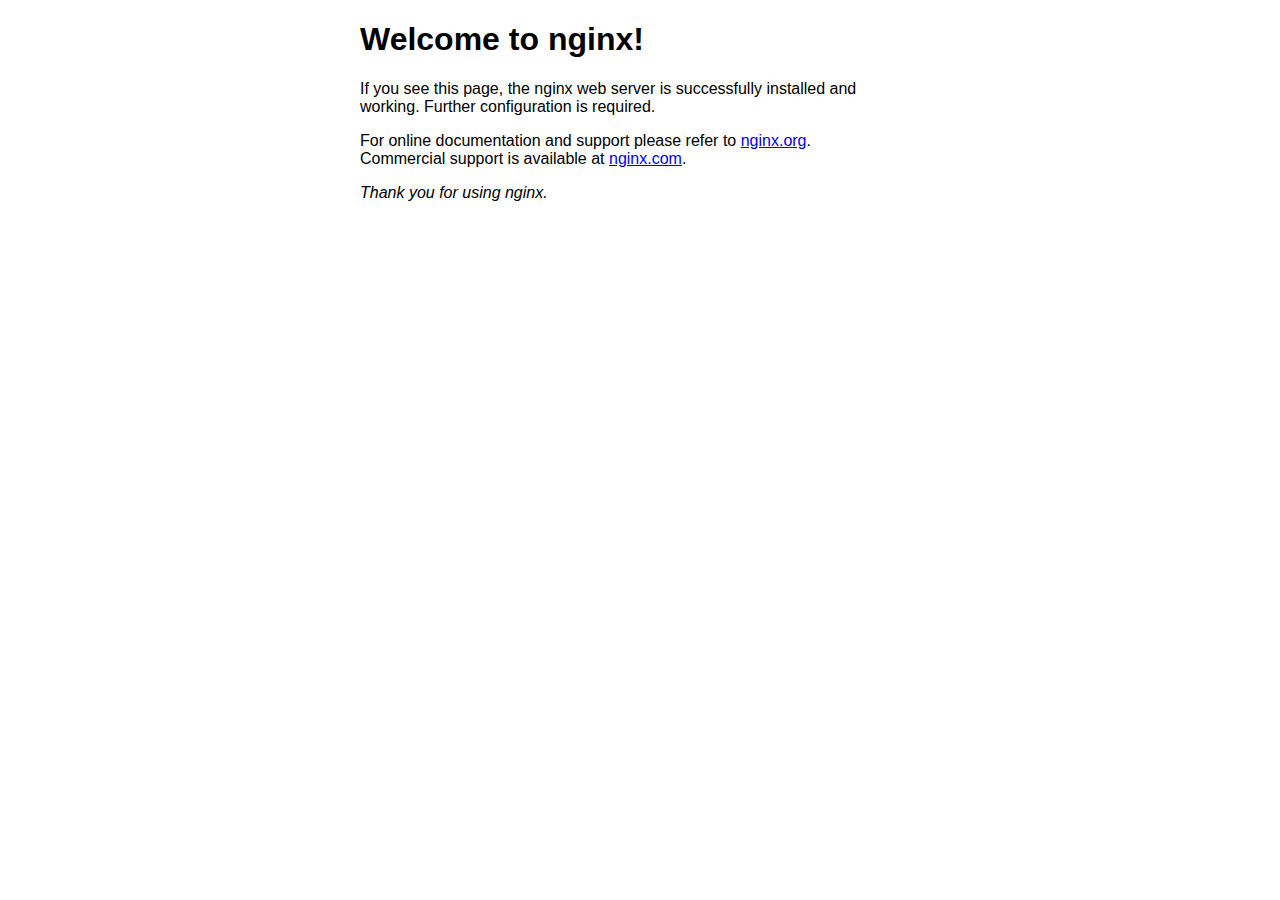
<file: html/index.nginx-debian.html>
<!DOCTYPE html>
<html>
<head>
<title>Welcome to nginx!</title>
<style>
    body {
        width: 35em;
        margin: 0 auto;
        font-family: Tahoma, Verdana, Arial, sans-serif;
    }
</style>
</head>
<body>
<h1>Welcome to nginx!</h1>
<p>If you see this page, the nginx web server is successfully installed and
working. Further configuration is required.</p>

<p>For online documentation and support please refer to
<a href="http://nginx.org/">nginx.org</a>.<br/>
Commercial support is available at
<a href="http://nginx.com/">nginx.com</a>.</p>

<p><em>Thank you for using nginx.</em></p>
</body>
</html>
</file>
<file: html/css/themify-icons.css>
@font-face {
	font-family: 'themify';
	src:url('../fonts/themify.eot?-fvbane');
	src:url('../fonts/themify.eot?#iefix-fvbane') format('embedded-opentype'),
		url('../fonts/themify.woff?-fvbane') format('woff'),
		url('../fonts/themify.ttf?-fvbane') format('truetype'),
		url('../fonts/themify.svg?-fvbane#themify') format('svg');
	font-weight: normal;
	font-style: normal;
}

[class^="ti-"], [class*=" ti-"] {
	font-family: 'themify';
	speak: none;
	font-style: normal;
	font-weight: normal;
	font-variant: normal;
	text-transform: none;
	line-height: 1;

	/* Better Font Rendering =========== */
	-webkit-font-smoothing: antialiased;
	-moz-osx-font-smoothing: grayscale;
}

.ti-wand:before {
	content: "\e600";
}
.ti-volume:before {
	content: "\e601";
}
.ti-user:before {
	content: "\e602";
}
.ti-unlock:before {
	content: "\e603";
}
.ti-unlink:before {
	content: "\e604";
}
.ti-trash:before {
	content: "\e605";
}
.ti-thought:before {
	content: "\e606";
}
.ti-target:before {
	content: "\e607";
}
.ti-tag:before {
	content: "\e608";
}
.ti-tablet:before {
	content: "\e609";
}
.ti-star:before {
	content: "\e60a";
}
.ti-spray:before {
	content: "\e60b";
}
.ti-signal:before {
	content: "\e60c";
}
.ti-shopping-cart:before {
	content: "\e60d";
}
.ti-shopping-cart-full:before {
	content: "\e60e";
}
.ti-settings:before {
	content: "\e60f";
}
.ti-search:before {
	content: "\e610";
}
.ti-zoom-in:before {
	content: "\e611";
}
.ti-zoom-out:before {
	content: "\e612";
}
.ti-cut:before {
	content: "\e613";
}
.ti-ruler:before {
	content: "\e614";
}
.ti-ruler-pencil:before {
	content: "\e615";
}
.ti-ruler-alt:before {
	content: "\e616";
}
.ti-bookmark:before {
	content: "\e617";
}
.ti-bookmark-alt:before {
	content: "\e618";
}
.ti-reload:before {
	content: "\e619";
}
.ti-plus:before {
	content: "\e61a";
}
.ti-pin:before {
	content: "\e61b";
}
.ti-pencil:before {
	content: "\e61c";
}
.ti-pencil-alt:before {
	content: "\e61d";
}
.ti-paint-roller:before {
	content: "\e61e";
}
.ti-paint-bucket:before {
	content: "\e61f";
}
.ti-na:before {
	content: "\e620";
}
.ti-mobile:before {
	content: "\e621";
}
.ti-minus:before {
	content: "\e622";
}
.ti-medall:before {
	content: "\e623";
}
.ti-medall-alt:before {
	content: "\e624";
}
.ti-marker:before {
	content: "\e625";
}
.ti-marker-alt:before {
	content: "\e626";
}
.ti-arrow-up:before {
	content: "\e627";
}
.ti-arrow-right:before {
	content: "\e628";
}
.ti-arrow-left:before {
	content: "\e629";
}
.ti-arrow-down:before {
	content: "\e62a";
}
.ti-lock:before {
	content: "\e62b";
}
.ti-location-arrow:before {
	content: "\e62c";
}
.ti-link:before {
	content: "\e62d";
}
.ti-layout:before {
	content: "\e62e";
}
.ti-layers:before {
	content: "\e62f";
}
.ti-layers-alt:before {
	content: "\e630";
}
.ti-key:before {
	content: "\e631";
}
.ti-import:before {
	content: "\e632";
}
.ti-image:before {
	content: "\e633";
}
.ti-heart:before {
	content: "\e634";
}
.ti-heart-broken:before {
	content: "\e635";
}
.ti-hand-stop:before {
	content: "\e636";
}
.ti-hand-open:before {
	content: "\e637";
}
.ti-hand-drag:before {
	content: "\e638";
}
.ti-folder:before {
	content: "\e639";
}
.ti-flag:before {
	content: "\e63a";
}
.ti-flag-alt:before {
	content: "\e63b";
}
.ti-flag-alt-2:before {
	content: "\e63c";
}
.ti-eye:before {
	content: "\e63d";
}
.ti-export:before {
	content: "\e63e";
}
.ti-exchange-vertical:before {
	content: "\e63f";
}
.ti-desktop:before {
	content: "\e640";
}
.ti-cup:before {
	content: "\e641";
}
.ti-crown:before {
	content: "\e642";
}
.ti-comments:before {
	content: "\e643";
}
.ti-comment:before {
	content: "\e644";
}
.ti-comment-alt:before {
	content: "\e645";
}
.ti-close:before {
	content: "\e646";
}
.ti-clip:before {
	content: "\e647";
}
.ti-angle-up:before {
	content: "\e648";
}
.ti-angle-right:before {
	content: "\e649";
}
.ti-angle-left:before {
	content: "\e64a";
}
.ti-angle-down:before {
	content: "\e64b";
}
.ti-check:before {
	content: "\e64c";
}
.ti-check-box:before {
	content: "\e64d";
}
.ti-camera:before {
	content: "\e64e";
}
.ti-announcement:before {
	content: "\e64f";
}
.ti-brush:before {
	content: "\e650";
}
.ti-briefcase:before {
	content: "\e651";
}
.ti-bolt:before {
	content: "\e652";
}
.ti-bolt-alt:before {
	content: "\e653";
}
.ti-blackboard:before {
	content: "\e654";
}
.ti-bag:before {
	content: "\e655";
}
.ti-move:before {
	content: "\e656";
}
.ti-arrows-vertical:before {
	content: "\e657";
}
.ti-arrows-horizontal:before {
	content: "\e658";
}
.ti-fullscreen:before {
	content: "\e659";
}
.ti-arrow-top-right:before {
	content: "\e65a";
}
.ti-arrow-top-left:before {
	content: "\e65b";
}
.ti-arrow-circle-up:before {
	content: "\e65c";
}
.ti-arrow-circle-right:before {
	content: "\e65d";
}
.ti-arrow-circle-left:before {
	content: "\e65e";
}
.ti-arrow-circle-down:before {
	content: "\e65f";
}
.ti-angle-double-up:before {
	content: "\e660";
}
.ti-angle-double-right:before {
	content: "\e661";
}
.ti-angle-double-left:before {
	content: "\e662";
}
.ti-angle-double-down:before {
	content: "\e663";
}
.ti-zip:before {
	content: "\e664";
}
.ti-world:before {
	content: "\e665";
}
.ti-wheelchair:before {
	content: "\e666";
}
.ti-view-list:before {
	content: "\e667";
}
.ti-view-list-alt:before {
	content: "\e668";
}
.ti-view-grid:before {
	content: "\e669";
}
.ti-uppercase:before {
	content: "\e66a";
}
.ti-upload:before {
	content: "\e66b";
}
.ti-underline:before {
	content: "\e66c";
}
.ti-truck:before {
	content: "\e66d";
}
.ti-timer:before {
	content: "\e66e";
}
.ti-ticket:before {
	content: "\e66f";
}
.ti-thumb-up:before {
	content: "\e670";
}
.ti-thumb-down:before {
	content: "\e671";
}
.ti-text:before {
	content: "\e672";
}
.ti-stats-up:before {
	content: "\e673";
}
.ti-stats-down:before {
	content: "\e674";
}
.ti-split-v:before {
	content: "\e675";
}
.ti-split-h:before {
	content: "\e676";
}
.ti-smallcap:before {
	content: "\e677";
}
.ti-shine:before {
	content: "\e678";
}
.ti-shift-right:before {
	content: "\e679";
}
.ti-shift-left:before {
	content: "\e67a";
}
.ti-shield:before {
	content: "\e67b";
}
.ti-notepad:before {
	content: "\e67c";
}
.ti-server:before {
	content: "\e67d";
}
.ti-quote-right:before {
	content: "\e67e";
}
.ti-quote-left:before {
	content: "\e67f";
}
.ti-pulse:before {
	content: "\e680";
}
.ti-printer:before {
	content: "\e681";
}
.ti-power-off:before {
	content: "\e682";
}
.ti-plug:before {
	content: "\e683";
}
.ti-pie-chart:before {
	content: "\e684";
}
.ti-paragraph:before {
	content: "\e685";
}
.ti-panel:before {
	content: "\e686";
}
.ti-package:before {
	content: "\e687";
}
.ti-music:before {
	content: "\e688";
}
.ti-music-alt:before {
	content: "\e689";
}
.ti-mouse:before {
	content: "\e68a";
}
.ti-mouse-alt:before {
	content: "\e68b";
}
.ti-money:before {
	content: "\e68c";
}
.ti-microphone:before {
	content: "\e68d";
}
.ti-menu:before {
	content: "\e68e";
}
.ti-menu-alt:before {
	content: "\e68f";
}
.ti-map:before {
	content: "\e690";
}
.ti-map-alt:before {
	content: "\e691";
}
.ti-loop:before {
	content: "\e692";
}
.ti-location-pin:before {
	content: "\e693";
}
.ti-list:before {
	content: "\e694";
}
.ti-light-bulb:before {
	content: "\e695";
}
.ti-Italic:before {
	content: "\e696";
}
.ti-info:before {
	content: "\e697";
}
.ti-infinite:before {
	content: "\e698";
}
.ti-id-badge:before {
	content: "\e699";
}
.ti-hummer:before {
	content: "\e69a";
}
.ti-home:before {
	content: "\e69b";
}
.ti-help:before {
	content: "\e69c";
}
.ti-headphone:before {
	content: "\e69d";
}
.ti-harddrives:before {
	content: "\e69e";
}
.ti-harddrive:before {
	content: "\e69f";
}
.ti-gift:before {
	content: "\e6a0";
}
.ti-game:before {
	content: "\e6a1";
}
.ti-filter:before {
	content: "\e6a2";
}
.ti-files:before {
	content: "\e6a3";
}
.ti-file:before {
	content: "\e6a4";
}
.ti-eraser:before {
	content: "\e6a5";
}
.ti-envelope:before {
	content: "\e6a6";
}
.ti-download:before {
	content: "\e6a7";
}
.ti-direction:before {
	content: "\e6a8";
}
.ti-direction-alt:before {
	content: "\e6a9";
}
.ti-dashboard:before {
	content: "\e6aa";
}
.ti-control-stop:before {
	content: "\e6ab";
}
.ti-control-shuffle:before {
	content: "\e6ac";
}
.ti-control-play:before {
	content: "\e6ad";
}
.ti-control-pause:before {
	content: "\e6ae";
}
.ti-control-forward:before {
	content: "\e6af";
}
.ti-control-backward:before {
	content: "\e6b0";
}
.ti-cloud:before {
	content: "\e6b1";
}
.ti-cloud-up:before {
	content: "\e6b2";
}
.ti-cloud-down:before {
	content: "\e6b3";
}
.ti-clipboard:before {
	content: "\e6b4";
}
.ti-car:before {
	content: "\e6b5";
}
.ti-calendar:before {
	content: "\e6b6";
}
.ti-book:before {
	content: "\e6b7";
}
.ti-bell:before {
	content: "\e6b8";
}
.ti-basketball:before {
	content: "\e6b9";
}
.ti-bar-chart:before {
	content: "\e6ba";
}
.ti-bar-chart-alt:before {
	content: "\e6bb";
}
.ti-back-right:before {
	content: "\e6bc";
}
.ti-back-left:before {
	content: "\e6bd";
}
.ti-arrows-corner:before {
	content: "\e6be";
}
.ti-archive:before {
	content: "\e6bf";
}
.ti-anchor:before {
	content: "\e6c0";
}
.ti-align-right:before {
	content: "\e6c1";
}
.ti-align-left:before {
	content: "\e6c2";
}
.ti-align-justify:before {
	content: "\e6c3";
}
.ti-align-center:before {
	content: "\e6c4";
}
.ti-alert:before {
	content: "\e6c5";
}
.ti-alarm-clock:before {
	content: "\e6c6";
}
.ti-agenda:before {
	content: "\e6c7";
}
.ti-write:before {
	content: "\e6c8";
}
.ti-window:before {
	content: "\e6c9";
}
.ti-widgetized:before {
	content: "\e6ca";
}
.ti-widget:before {
	content: "\e6cb";
}
.ti-widget-alt:before {
	content: "\e6cc";
}
.ti-wallet:before {
	content: "\e6cd";
}
.ti-video-clapper:before {
	content: "\e6ce";
}
.ti-video-camera:before {
	content: "\e6cf";
}
.ti-vector:before {
	content: "\e6d0";
}
.ti-themify-logo:before {
	content: "\e6d1";
}
.ti-themify-favicon:before {
	content: "\e6d2";
}
.ti-themify-favicon-alt:before {
	content: "\e6d3";
}
.ti-support:before {
	content: "\e6d4";
}
.ti-stamp:before {
	content: "\e6d5";
}
.ti-split-v-alt:before {
	content: "\e6d6";
}
.ti-slice:before {
	content: "\e6d7";
}
.ti-shortcode:before {
	content: "\e6d8";
}
.ti-shift-right-alt:before {
	content: "\e6d9";
}
.ti-shift-left-alt:before {
	content: "\e6da";
}
.ti-ruler-alt-2:before {
	content: "\e6db";
}
.ti-receipt:before {
	content: "\e6dc";
}
.ti-pin2:before {
	content: "\e6dd";
}
.ti-pin-alt:before {
	content: "\e6de";
}
.ti-pencil-alt2:before {
	content: "\e6df";
}
.ti-palette:before {
	content: "\e6e0";
}
.ti-more:before {
	content: "\e6e1";
}
.ti-more-alt:before {
	content: "\e6e2";
}
.ti-microphone-alt:before {
	content: "\e6e3";
}
.ti-magnet:before {
	content: "\e6e4";
}
.ti-line-double:before {
	content: "\e6e5";
}
.ti-line-dotted:before {
	content: "\e6e6";
}
.ti-line-dashed:before {
	content: "\e6e7";
}
.ti-layout-width-full:before {
	content: "\e6e8";
}
.ti-layout-width-default:before {
	content: "\e6e9";
}
.ti-layout-width-default-alt:before {
	content: "\e6ea";
}
.ti-layout-tab:before {
	content: "\e6eb";
}
.ti-layout-tab-window:before {
	content: "\e6ec";
}
.ti-layout-tab-v:before {
	content: "\e6ed";
}
.ti-layout-tab-min:before {
	content: "\e6ee";
}
.ti-layout-slider:before {
	content: "\e6ef";
}
.ti-layout-slider-alt:before {
	content: "\e6f0";
}
.ti-layout-sidebar-right:before {
	content: "\e6f1";
}
.ti-layout-sidebar-none:before {
	content: "\e6f2";
}
.ti-layout-sidebar-left:before {
	content: "\e6f3";
}
.ti-layout-placeholder:before {
	content: "\e6f4";
}
.ti-layout-menu:before {
	content: "\e6f5";
}
.ti-layout-menu-v:before {
	content: "\e6f6";
}
.ti-layout-menu-separated:before {
	content: "\e6f7";
}
.ti-layout-menu-full:before {
	content: "\e6f8";
}
.ti-layout-media-right-alt:before {
	content: "\e6f9";
}
.ti-layout-media-right:before {
	content: "\e6fa";
}
.ti-layout-media-overlay:before {
	content: "\e6fb";
}
.ti-layout-media-overlay-alt:before {
	content: "\e6fc";
}
.ti-layout-media-overlay-alt-2:before {
	content: "\e6fd";
}
.ti-layout-media-left-alt:before {
	content: "\e6fe";
}
.ti-layout-media-left:before {
	content: "\e6ff";
}
.ti-layout-media-center-alt:before {
	content: "\e700";
}
.ti-layout-media-center:before {
	content: "\e701";
}
.ti-layout-list-thumb:before {
	content: "\e702";
}
.ti-layout-list-thumb-alt:before {
	content: "\e703";
}
.ti-layout-list-post:before {
	content: "\e704";
}
.ti-layout-list-large-image:before {
	content: "\e705";
}
.ti-layout-line-solid:before {
	content: "\e706";
}
.ti-layout-grid4:before {
	content: "\e707";
}
.ti-layout-grid3:before {
	content: "\e708";
}
.ti-layout-grid2:before {
	content: "\e709";
}
.ti-layout-grid2-thumb:before {
	content: "\e70a";
}
.ti-layout-cta-right:before {
	content: "\e70b";
}
.ti-layout-cta-left:before {
	content: "\e70c";
}
.ti-layout-cta-center:before {
	content: "\e70d";
}
.ti-layout-cta-btn-right:before {
	content: "\e70e";
}
.ti-layout-cta-btn-left:before {
	content: "\e70f";
}
.ti-layout-column4:before {
	content: "\e710";
}
.ti-layout-column3:before {
	content: "\e711";
}
.ti-layout-column2:before {
	content: "\e712";
}
.ti-layout-accordion-separated:before {
	content: "\e713";
}
.ti-layout-accordion-merged:before {
	content: "\e714";
}
.ti-layout-accordion-list:before {
	content: "\e715";
}
.ti-ink-pen:before {
	content: "\e716";
}
.ti-info-alt:before {
	content: "\e717";
}
.ti-help-alt:before {
	content: "\e718";
}
.ti-headphone-alt:before {
	content: "\e719";
}
.ti-hand-point-up:before {
	content: "\e71a";
}
.ti-hand-point-right:before {
	content: "\e71b";
}
.ti-hand-point-left:before {
	content: "\e71c";
}
.ti-hand-point-down:before {
	content: "\e71d";
}
.ti-gallery:before {
	content: "\e71e";
}
.ti-face-smile:before {
	content: "\e71f";
}
.ti-face-sad:before {
	content: "\e720";
}
.ti-credit-card:before {
	content: "\e721";
}
.ti-control-skip-forward:before {
	content: "\e722";
}
.ti-control-skip-backward:before {
	content: "\e723";
}
.ti-control-record:before {
	content: "\e724";
}
.ti-control-eject:before {
	content: "\e725";
}
.ti-comments-smiley:before {
	content: "\e726";
}
.ti-brush-alt:before {
	content: "\e727";
}
.ti-youtube:before {
	content: "\e728";
}
.ti-vimeo:before {
	content: "\e729";
}
.ti-twitter:before {
	content: "\e72a";
}
.ti-time:before {
	content: "\e72b";
}
.ti-tumblr:before {
	content: "\e72c";
}
.ti-skype:before {
	content: "\e72d";
}
.ti-share:before {
	content: "\e72e";
}
.ti-share-alt:before {
	content: "\e72f";
}
.ti-rocket:before {
	content: "\e730";
}
.ti-pinterest:before {
	content: "\e731";
}
.ti-new-window:before {
	content: "\e732";
}
.ti-microsoft:before {
	content: "\e733";
}
.ti-list-ol:before {
	content: "\e734";
}
.ti-linkedin:before {
	content: "\e735";
}
.ti-layout-sidebar-2:before {
	content: "\e736";
}
.ti-layout-grid4-alt:before {
	content: "\e737";
}
.ti-layout-grid3-alt:before {
	content: "\e738";
}
.ti-layout-grid2-alt:before {
	content: "\e739";
}
.ti-layout-column4-alt:before {
	content: "\e73a";
}
.ti-layout-column3-alt:before {
	content: "\e73b";
}
.ti-layout-column2-alt:before {
	content: "\e73c";
}
.ti-instagram:before {
	content: "\e73d";
}
.ti-google:before {
	content: "\e73e";
}
.ti-github:before {
	content: "\e73f";
}
.ti-flickr:before {
	content: "\e740";
}
.ti-facebook:before {
	content: "\e741";
}
.ti-dropbox:before {
	content: "\e742";
}
.ti-dribbble:before {
	content: "\e743";
}
.ti-apple:before {
	content: "\e744";
}
.ti-android:before {
	content: "\e745";
}
.ti-save:before {
	content: "\e746";
}
.ti-save-alt:before {
	content: "\e747";
}
.ti-yahoo:before {
	content: "\e748";
}
.ti-wordpress:before {
	content: "\e749";
}
.ti-vimeo-alt:before {
	content: "\e74a";
}
.ti-twitter-alt:before {
	content: "\e74b";
}
.ti-tumblr-alt:before {
	content: "\e74c";
}
.ti-trello:before {
	content: "\e74d";
}
.ti-stack-overflow:before {
	content: "\e74e";
}
.ti-soundcloud:before {
	content: "\e74f";
}
.ti-sharethis:before {
	content: "\e750";
}
.ti-sharethis-alt:before {
	content: "\e751";
}
.ti-reddit:before {
	content: "\e752";
}
.ti-pinterest-alt:before {
	content: "\e753";
}
.ti-microsoft-alt:before {
	content: "\e754";
}
.ti-linux:before {
	content: "\e755";
}
.ti-jsfiddle:before {
	content: "\e756";
}
.ti-joomla:before {
	content: "\e757";
}
.ti-html5:before {
	content: "\e758";
}
.ti-flickr-alt:before {
	content: "\e759";
}
.ti-email:before {
	content: "\e75a";
}
.ti-drupal:before {
	content: "\e75b";
}
.ti-dropbox-alt:before {
	content: "\e75c";
}
.ti-css3:before {
	content: "\e75d";
}
.ti-rss:before {
	content: "\e75e";
}
.ti-rss-alt:before {
	content: "\e75f";
}
</file>
<file: html/css/style.css>
/*================
 Template Name: AppCo App Landing Page Template
 Description: AppCo is app and product landing page template.
 Version: 1.0
 Author: https://themeforest.net/user/themetags
=======================*/

/*TABLE OF CONTENTS*/
/*=====================
01. RESET CSS
02. BASE TYPOGRAPHY
03. PRE DEFINE CLASS CSS
04. HEADER CSS
05. HERO SECTION CSS
06. PROMO SECTION CSS
07. ABOUT US CSS
08. FEATURE SECTION CSS
09. VIDEO PROMO CSS
10. COUNTER CSS
11. PRICING CSS
12. TESTIMONIAL CSS
13. CONTACT FORM CSS
14. FOOTER CSS
=======================*/


/* -----------------------------------------
			   01. RESET CSS
-------------------------------------------- */

/* http://meyerweb.com/eric/tools/css/reset/
   v2.0 | 20110126
   License: none (public domain)
*/

html, body, div, span, applet, object, iframe,
h1, h2, h3, h4, h5, h6, p, blockquote, pre,
a, abbr, acronym, address, big, cite, code,
del, dfn, em, img, ins, kbd, q, s, samp,
small, strike, strong, sub, sup, tt, var,
b, u, i, center,
dl, dt, dd, ol, ul, li,
fieldset, form, label, legend,
table, caption, tbody, tfoot, thead, tr, th, td,
article, aside, canvas, details, embed,
figure, figcaption, footer, header, hgroup,
menu, nav, output, ruby, section, summary,
time, mark, audio, video {
    margin: 0;
    padding: 0;
    border: 0;
    font-size: 100%;
    font: inherit;
    vertical-align: baseline;
}

/* HTML5 display-role reset for older browsers */
article, aside, details, figcaption, figure,
footer, header, hgroup, menu, nav, section {
    display: block;
}

body {
    line-height: 1;
}

ol, ul {
    list-style: none;
}

blockquote, q {
    quotes: none;
}

blockquote:before, blockquote:after,
q:before, q:after {
    content: '';
    content: none;
}

table {
    border-collapse: collapse;
    border-spacing: 0;
}
html{
    overflow-y: scroll;
    font-size: 15px;
}

/* -----------------------------------------
           02. BASE TYPOGRAPHY
-------------------------------------------- */

body, h1, .h1, h2, .h2, h3, .h3, h4, .h4, h5, .h5, h6, .h6, p, .navbar, .brand, .btn, .btn-simple, a, .td-name, td {
    -moz-osx-font-smoothing: grayscale;
    -webkit-font-smoothing: antialiased;
}

body {
    background-color: #ffffff;
    font-family: 'Open Sans', sans-serif;
    font-size: 1rem;
    color: #707070;
    font-weight: 400;
    line-height: 1.75;
}

p {
    margin-bottom: 1.25em;
}

h1, h2, h3, h4, h5 {
    margin: 0 0 1rem;
    font-family: 'Montserrat', sans-serif;
    font-weight: 600;
    line-height: 1.21;
    color: initial;
}

h1 {
    margin-top: 0;
    font-size: 3.052em;
}

h2 {
    font-size: 2.441em;
}

h3 {
    font-size: 1.953em;
}

h4 {
    font-size: 1.563em;
}

h5 {
    font-size: 1.25em;
}

small, .text_small {
    font-size: 0.8em;
}
a{
    text-decoration: none !important;
    background-color: transparent;
    transition: all .3s ease-in-out;
}
strong, b{
    font-weight: 500;
    font-family: 'Montserrat', sans-serif;
}
.badge {
    display: inline;
    padding: .25rem .5rem;
    font-size: 80%;
    font-weight: 700;
    font-family: 'Montserrat', sans-serif;
    line-height: 1;
    text-align: center;
    white-space: nowrap;
    vertical-align: baseline;
    border-radius: .375rem;
    transition: color .15s ease-in-out,background-color .15s ease-in-out,border-color .15s ease-in-out,box-shadow .15s ease-in-out;
}
.badge-pill {
    padding-right: .875em;
    padding-left: .875em;
    border-radius: 50rem;
}
/*========================================
        03. PRE DEFINE CLASS CSS
==========================================*/
.ptb-100{
    padding: 100px 0;
}
.pt-100{
    padding-top: 100px;
}
.pt-150{
    padding-top: 150px;
}
.pb-100{
    padding-bottom: 100px;
}
.ptb-60{
    padding: 60px 0;
}
.pt-60{
    padding-top:60px;
}
.pb-60{
    padding-bottom: 60px;
}
.mt--120{
    margin-top: -120px;
}
.gray-light-bg{
    background: #f4f7fa;
}
.primary-bg{
    background: #6730e3;
}
.secondary-bg{
    background: #9629e6;
}
.color-primary{
    color: #6730e3;
}
.color-secondary{
    color: #9629e6
}
.white-bg{
    background: #ffffff;
}

.bg-color-1{
    background: #399fb6;
}
.bg-color-2{
    background: #0ba077;
}
.bg-color-3{
    background: #6582ed;
}
.bg-color-4{
    background: #399fb6;
}

.icon-color-1{
    background: #efdff7;
    color: #b17cc6;
}
.icon-color-2{
    background-color: #c6e6fd;
    color: #63b0e3;
}
.icon-color-3{
    background-color: #efe3e3;
    color: #ed7265;
}
.icon-color-4{
    background-color: #ddedea;
    color: #45d7ba;
}
.icon-color-5{
    background-color: #ffe0e3;
    color: #bd2130;
}
.icon-color-6{
    background-color: #e2e8ff;
    color: #6582ed;
}

.outline-btn, .solid-btn, .primary-solid-btn{
    padding: 10px 25px;
    font-family: 'Open Sans', sans-serif
}

.primary-solid-btn{
    border-color: #202877;
    background: #202877;
    color: #ffffff;
}
.primary-solid-btn:hover{
    background: transparent;
    color: #081d43;
    border-color: #081d43;
}
.solid-btn{
    color: #fff;
    -webkit-box-shadow: 0 5px 12px 0 rgba(67,37,204,.2);
    box-shadow: 0 5px 12px 0 rgba(67,37,204,.2);
    background: #6730e3;
    border: 2px solid #6730e3;
    border-radius: 30px;
}

.solid-btn:hover{
    background: transparent;
    color: #202877;
    -webkit-box-shadow: none;
    box-shadow: none;
}

.outline-btn{
    border-radius: 30px;
    color: #6730e3;
    display: inline-block;
    border: 2px solid #6730e3;
}
.outline-btn:hover{
    color: #fff;
    background: #6730e3;
    -webkit-box-shadow: 0 20px 30px 0 rgba(67,37,204,.2);
    box-shadow: 0 20px 30px 0 rgba(67,37,204,.2);
}

.primary-bg h1, .primary-bg p{
    color: #fff;
}
.white-bg h1, .white-bg p{
    color: inherit;
}
.google-play-btn, .app-store-btn{
    padding: 12px 30px;
    font-family: 'Montserrat', sans-serif;
    font-weight: 700;
}
.google-play-btn{
    background: #ffffff;
    border-color: #ffffff;
    color: #6730e3;
    border-radius: 30px;
}
.google-play-btn:hover{
    background: transparent;
    color: #ffffff;
}
.app-store-btn{
    border-radius: 30px;
    color: #ffffff;
    border-color: #ffffff;
}
.app-store-btn:hover{
    background: #ffffff;
    color: #6730e3;
}

/*form field css*/
.form-control{
    border-color: #ebebeb;
    padding: .975rem 0.85rem;
    height: calc(2.98em + .75rem + 2px);
}
.form-control:focus{
    outline: none;
    box-shadow: none;
}

input[type]::-webkit-input-placeholder,
textarea::-webkit-input-placeholder,
select::-webkit-input-placeholder,
select.form-control.has-value{
    color: #b1b1b1 !important;
    font-size: 13px;
}

input[type]:-moz-placeholder,
textarea:-moz-placeholder,
select:-moz-placeholder,
select.form-control.has-value{
    /* Firefox 18- */
    color: #b1b1b1;
    font-size: 13px;
}

input[type]::-moz-placeholder,
textarea::-moz-placeholder,
select::-moz-placeholder,
select.form-control.has-value{
    /* Firefox 19+ */
    color: #b1b1b1;
    font-size: 13px;
}

input[type]:-ms-input-placeholder,
textarea:-ms-input-placeholder,
select:-ms-input-placeholder,
select.form-control.has-value{
    color: #b1b1b1;
    font-size: 13px;
}

.section-heading h2 span{
    font-weight: 400;
    font-size: 2rem;
}

span.sub-title{
    font-weight: 600;
    font-family: 'Montserrat', sans-serif;
}

/*=========================================
            04. HEADER CSS
============================================*/
.main-menu{
    position: inherit;
    top: inherit;
    left: inherit;
    right: inherit;
    width: auto;
    height: auto;
    transition: all .3s ease-in-out;
}
.main-menu ul{
    text-align: left;
    padding: 0;
    margin: 0;
}
.main-menu ul li{
    padding: 15px 0;
}
.main-menu ul li a span.badge.custom-nav-badge{
    position: absolute;
    top: 0;
    right: -15px;
}
.main-menu ul>li a{
    margin: 0 0 0 20px;
    font-size: 14px;
    color: #363232;
    display: block;
    font-weight: 400;
    background-color: transparent;
    border-radius: 0;
    padding: 0;
}
.main-menu ul>li .submenu{
    width: 250px;
    background-color: #f4f7fa;
    border: 1px solid #ebebeb;
    border-radius: 4px;
    position: absolute;
    top: 55px;
    left: -4.2em;
    right: 0;
    visibility: hidden;
    opacity: 0;
    transition: all .3s ease-in-out;
    transform: rotateX(-90deg) rotateY(0);
    transform-origin: 0 0;
    -webkit-box-shadow: 0 2px 8px rgba(0,0,0,.12);
    box-shadow: 0 2px 8px rgba(0,0,0,.12);
}
.main-menu ul>li .submenu.dropdown-menu{
    margin: 0;
    padding: 0;
}
.main-menu ul>li:hover .submenu{
    visibility: visible;
    opacity: 1;
    transform: rotateX(0) rotateY(0);
}
.dropdown:hover>.dropdown-menu {
    display: block;
}

.dropdown>.dropdown-toggle:active {
    pointer-events: none;
}
.main-menu ul>li .submenu> a{
    display: block;
    padding: 7px 15px;
    margin: 0;
    color: #363232;
}
.main-menu ul>li .submenu> a:hover{
    background: #ebebeb;
}
.main-menu ul>li .submenu> a:active{
    background: inherit;
}
.main-menu ul>li .submenu:before,
.main-menu ul>li .submenu:after{
    content: '';
    height: 0;
    width: 0;
    position: absolute;
    pointer-events: none;
    border: 12px solid transparent;
    border-bottom: 12px solid #f4f7fa;
    top: -25px;
    left: calc(50% - 12px);
}
.main-menu ul li.dropdown .dropdown-toggle::after{
    position: relative;
    top: 2px;
}
.navbar-brand{
    font-size: inherit;
    height: auto;
    padding: 0;
    margin-bottom: -8px;
}
.navbar-toggler{
    background: transparent;
    padding: .5rem .75rem;
    font-size: inherit;
    transition: all .3s ease-in-out;
}

.navbar-toggler span{
    color: #ffffff;
    opacity: 0.8;
    font-size: 17px;
}
.navbar-toggler:focus, .navbar-toggler:hover{
    outline: none;
    opacity: 1;
}
.custom-nav ul li a{
    color: #fafafa;
    opacity: 0.8;
}
.affix {
    background-color: #202877;
    -webkit-transition:padding 0.2s ease-out;
    -moz-transition:padding 0.2s ease-out;
    -o-transition:padding 0.2s ease-out;
    transition:padding 0.2s ease-out;
}
.white-bg.affix, .custom-nav.affix{
    background: #ffffff;
    border-bottom: 1px solid #ebebeb;
}

.white-bg.affix ul li a{
    color: #081d43 !important;
    opacity: 0.8;
}
.white-bg.custom-nav ul li a:hover{
    opacity: 1;
}
.bg-transparent ul li a{
    color: #ffffff;
    opacity: 0.8;
}
.bg-transparent ul li a:hover, .white-bg.affix ul li a:hover{
    opacity: 1;
}
.bg-transparent.affix{
    background-image: linear-gradient(to right, rgba(32, 40, 119, 1), rgba(55, 46, 149, 1), rgba(83, 49, 177, 1), rgba(114, 48, 205, 1), rgba(150, 41, 230, 1)) !important;
}
.navbar{
    transition: all .3s ease-in-out;
}
@media (min-width: 320px) and (max-width: 992px){
    .navbar{
        background: #202877 !important;
        padding: .95rem 1rem;
    }

    .white-bg.affix, .custom-nav.affix, .navbar.white-bg{
        background: #ffffff !important;
        border-bottom: 1px solid #ebebeb;
    }
    .white-bg.custom-nav ul li a, .custom-nav ul li a{
        color: #081d43 !important;
    }
    .white-bg.navbar .navbar-toggler span{
        color: #202877;
    }

    .main-menu ul>li .submenu{
        left: 0;
        top: 10px;
        position: relative;
    }
    .main-menu ul li{
        padding: 15px 0 0;
    }
    .main-menu ul>li a{
        margin: 0;
    }
    .main-menu ul>li .submenu:before, .main-menu ul>li .submenu:after{
        left: 15px;
    }

    .ptb-100{
        padding: 55px 0;
    }
    .pt-100{
        padding-top: 55px;
    }
    .pb-100{
        padding-bottom: 55px;
    }
}

@media (min-width: 992px){
    .navbar{
        border-bottom: 1px solid rgba(0, 0, 0, 0);
        background: transparent;
        -o-transition: border-bottom .3s ease-in-out,background .3s ease-in-out,padding .3s ease-in-out;
        -webkit-transition: border-bottom .3s ease-in-out,background .3s ease-in-out,padding .3s ease-in-out;
        -moz-transition: border-bottom .3s ease-in-out,background .3s ease-in-out,padding .3s ease-in-out;
        transition: border-bottom .3s ease-in-out,background .3s ease-in-out,padding .3s ease-in-out;
        -webkit-backface-visibility: hidden;
    }
}

/*=========================================
            05. HERO SECTION CSS
============================================*/
.z--1 {
    z-index: -1;
}

.fit-cover {
    top: 0;
    left: 0;
    right: 0;
    bottom: 0;
    -o-object-fit: cover;
    object-fit: cover;
}
.min-vh-100 {
    min-height: 100vh !important;
}
.hero-animation-img, .hero-content-left{
    position: relative;
    z-index: 2;
}


.hero-content-left h1{
    font-weight: 500;
    font-size: 42px;
    line-height: 60px;
}
.hero-content-left h1 span{
    font-weight: 700;
}
@media (min-width: 992px){
    .hero-animation-img {
        position: relative;
        display: block;
        width: 100%;
    }

    .animation-one {
        -webkit-animation: move-one 7s ease-in-out infinite;
        animation: move-one 7s ease-in-out infinite;
    }
    @keyframes move-one {
        0% {
            -webkit-transform: translateX(0) translateY(5px);
            transform: translateX(0) translateY(5px)
        }
        50% {
            -webkit-transform: translateX(0) translateY(-5px);
            transform: translateX(0) translateY(-5px)
        }
        100% {
            -webkit-transform: translateX(0) translateY(5px);
            transform: translateX(0) translateY(5px)
        }
    }
    @-webkit-keyframes move-one {
        0% {
            -webkit-transform: translateX(0) translateY(5px);
            transform: translateX(0) translateY(5px)
        }
        50% {
            -webkit-transform: translateX(0) translateY(-5px);
            transform: translateX(0) translateY(-5px)
        }
        100% {
            -webkit-transform: translateX(0) translateY(5px);
            transform: translateX(0) translateY(5px)
        }
    }

    .animation-two {
        position: absolute;
        bottom: -10px;
        -webkit-animation: move-two 8s ease-in-out infinite;
        animation: move-two 8s ease-in-out infinite;
    }
    @-webkit-keyframes move-two {
        0% {
            -webkit-transform: translateX(-25px) translateY(-225px);
            transform: translateX(-25px) translateY(-225px)
        }
        50% {
            -webkit-transform: translateX(-25px) translateY(-205px);
            transform: translateX(-25px) translateY(-205px)
        }
        100% {
            -webkit-transform: translateX(-25px) translateY(-225px);
            transform: translateX(-25px) translateY(-225px)
        }
    }
    @keyframes move-two {
        0% {
            -webkit-transform: translateX(-25px) translateY(-225px);
            transform: translateX(-25px) translateY(-225px)
        }
        50% {
            -webkit-transform: translateX(-25px) translateY(-205px);
            transform: translateX(-25px) translateY(-205px)
        }
        100% {
            -webkit-transform: translateX(-25px) translateY(-225px);
            transform: translateX(-25px) translateY(-225px)
        }
    }

    .animation-three {
        position: absolute;
        -webkit-animation: move-three 9s ease-in-out infinite;
        animation: move-three 9s ease-in-out infinite
    }
    @-webkit-keyframes move-three {
        0% {
            -webkit-transform: translateX(-45px) translateY(-225px);
            transform: translateX(-45px) translateY(-225px)
        }
        50% {
            -webkit-transform: translateX(-45px) translateY(-205px);
            transform: translateX(-45px) translateY(-205px)
        }
        100% {
            -webkit-transform: translateX(-45px) translateY(-225px);
            transform: translateX(-45px) translateY(-225px)
        }
    }
    @keyframes move-three {
        0% {
            -webkit-transform: translateX(-45px) translateY(-225px);
            transform: translateX(-45px) translateY(-225px)
        }
        50% {
            -webkit-transform: translateX(-45px) translateY(-205px);
            transform: translateX(-45px) translateY(-205px)
        }
        100% {
            -webkit-transform: translateX(-45px) translateY(-225px);
            transform: translateX(-45px) translateY(-225px)
        }
    }
    .animation-four {
        position: absolute;
        -webkit-animation: move-four 6s ease-in-out infinite;
        animation: move-four 6s ease-in-out infinite
    }
    .animation-new{
        position: absolute;
        bottom: 10px;
    }
    @-webkit-keyframes move-four {
        0% {
            -webkit-transform: translateX(330px) translateY(-215px);
            transform: translateX(330px) translateY(-215px)
        }
        50% {
            -webkit-transform: translateX(330px) translateY(-240px);
            transform: translateX(330px) translateY(-240px)
        }
        100% {
            -webkit-transform: translateX(330px) translateY(-215px);
            transform: translateX(330px) translateY(-215px)
        }
    }
    @keyframes move-four {
        0% {
            -webkit-transform: translateX(330px) translateY(-215px);
            transform: translateX(330px) translateY(-215px)
        }
        50% {
            -webkit-transform: translateX(330px) translateY(-240px);
            transform: translateX(330px) translateY(-240px)
        }
        100% {
            -webkit-transform: translateX(330px) translateY(-215px);
            transform: translateX(330px) translateY(-215px)
        }
    }

}

@media (min-width: 992px) and (max-width: 1199px) {
    .animation-four, .animation-new{
        display: none !important;
    }
}
.hero-content-left, .sign-up-form-wrap{
    z-index: 2;
}
.bottom-img{
    position: relative;
    bottom: -10px;
    width: 100%;
}
.bottom-img img, .bottom-img-absolute img{
    width: 100%;
}
.bottom-img-absolute{
    bottom: -40px;
    width: 100%;
    position: absolute;
}
.shape-bg{
   bottom: -8px;
}

.section-shape{
    bottom: -8px;
    left: 0;
    right: 0;
}
.section-shape img{
    width: 100%;
}

.hero-7{
    width: 100%;
    position: relative;
}
.hero-7:after {
    content: ' ';
    background-image: url("../img/hero-bg-2.jpg");
    background-size: cover;
    background-position: center center;
    position: absolute;
    width: 100%;
    border-radius: 0;
    transform: skewY(-5deg);
    top: -180px;
    right: 0;
    bottom: 140px;
    z-index: -1;
}
.hero-7:before{
    position: absolute;
    content: '';
    background: rgba(0, 67, 139, 0.85);
    width: 100%;
    height: 100%;
    left: 0;
    transform: skewY(-5deg);
    top: -140px;
    right: 0;
    bottom: -50px;
}

/*hero subscribe form*/
.subscribe-form{
    position: relative;
    display: block;
    width: 65%;
}
.subscribe-form #email {
    background: #FDFCFB;
    font-family: inherit;
    color: #737373;
    letter-spacing: 1px;
    text-indent: 5%;
    border-radius: 30px;
}
.subscribe-form input.button{
    position: absolute;
    right: 4px;
    border-radius:30px;
    padding: initial;
    top: 4px;
    bottom: 4px;
    width: 30%;
}
/*subscribe form footer*/

.subscribe-form-footer{
    position: absolute;
    top: 8px;
    width: 100%;
}

.subscribe-form-footer input.form-control{
    padding: 1.275rem 0.95rem;
    border-radius: 30px;
}
.subscribe-form-footer input.button{
    border-radius: 30px;
}
.shape-img{
    position: relative;
    z-index: 2;
    width: 100%;

}
.shape-img img{
    width: 100%;
    position: absolute;
    max-width: none;
    height: auto;
    top: -2px;
}

/*animation shape*/

@-webkit-keyframes p1 {
    0% {
        left: 0px;
        top: 0px
    }
    50% {
        left: 0;
        top: 800px
    }
    100% {
        left: 0px;
        top: 0px
    }
}

@keyframes p1 {
    0% {
        left: 800px;
        top: 0px
    }
    50% {
        left: 0px;
        top: 800px
    }
    100% {
        left: 800px;
        top: 0px
    }
}

@-webkit-keyframes p2 {
    0% {
        left: 0;
        top: 100px
    }
    50% {
        left: 0;
        top: 800px
    }
    100% {
        left: 0;
        top: 100px
    }
}

@keyframes p2 {
    0% {
        left: 0;
        top: 100px
    }
    50% {
        left: 0px;
        top: 800px
    }
    100% {
        left: 0;
        top: 100px
    }
}

@-webkit-keyframes p3 {
    0% {
        left: 300px;
        top: 900px
    }
    50% {
        left: 500px;
        top: 0px
    }
    100% {
        left: 300px;
        top: 900px
    }
}

@keyframes p3 {
    0% {
        left: 300px;
        top: 900px
    }
    50% {
        left: 500px;
        top: 0px
    }
    100% {
        left: 300px;
        top: 900px
    }
}

@-webkit-keyframes p4 {
    0% {
        left: 1000px;
        top: 500px
    }
    50% {
        left: 00px;
        top: 500px
    }
    100% {
        left: 1000px;
        top: 500px
    }
}

@keyframes p4 {
    0% {
        left: 1000px;
        top: 500px
    }
    50% {
        left: 0px;
        top: 500px
    }
    100% {
        left: 1000px;
        top: 500px
    }
}

@-webkit-keyframes p5 {
    0% {
        left: 500px;
        top: 1000px
    }
    50% {
        left: 50%;
        top: 0px
    }
    100% {
        left: 500px;
        top: 1000px
    }
}

@keyframes p5 {
    0% {
        left: 500px;
        top: 1000px
    }
    50% {
        left: 50%;
        top: 0px
    }
    100% {
        left: 500px;
        top: 1000px
    }
}

@-webkit-keyframes p6 {
    0% {
        left: 500px;
        top: 200px
    }
    50% {
        left: 50%;
        top: 70%
    }
    100% {
        left: 500px;
        top: 200px
    }
}

@keyframes p6 {
    0% {
        left: 500px;
        top: 200px
    }
    50% {
        left: 50%;
        top: 70%
    }
    100% {
        left: 500px;
        top: 200px
    }
}

@-webkit-keyframes p7 {
    0% {
        left: 50px;
        top: 10%
    }
    50% {
        left: 50%;
        top: 10%
    }
    100% {
        left: 50px;
        top: 10%
    }
}

@keyframes p7 {
    0% {
        left: 50px;
        top: 10%
    }
    50% {
        left: 50%;
        top: 10%
    }
    100% {
        left: 50px;
        top: 10%
    }
}

@-webkit-keyframes p8 {
    0% {
        left: 0;
        top: 20%
    }
    50% {
        left: 50%;
        top: 20%
    }
    100% {
        left: 0;
        top: 20%
    }
}

@keyframes p8 {
    0% {
        left: 0;
        top: 20%
    }
    50% {
        left: 50%;
        top: 20%
    }
    100% {
        left: 0;
        top: 20%
    }
}

@-webkit-keyframes p9 {
    0% {
        left: 1000px;
        top: 100px
    }
    50% {
        left: 500px;
        top: 950px
    }
    100% {
        left: 1000px;
        top: 100px
    }
}

@keyframes p9 {
    0% {
        left: 1000px;
        top: 100px
    }
    50% {
        left: 500px;
        top: 950px
    }
    100% {
        left: 1000px;
        top: 100px
    }
}



.circles {
    overflow: hidden;
    width: 100%;
    position: absolute;
    height: 1200px;
}
.point {
    border-radius: 50%;
    z-index: 999;
    position: absolute;
}
.animated-point-1 {
    background-color: red;
    height: 12px;
    width: 12px;
    position: relative;
    -webkit-animation-name: p1;
    -webkit-animation-duration: 80s;
    -webkit-animation-iteration-count: infinite;
    animation-name: p1;
    animation-duration: 80s;
    animation-iteration-count: infinite;
}

.animated-point-2 {
    background-color: green;
    height: 15px;
    width: 15px;
    position: relative;
    -webkit-animation-name: p2;
    -webkit-animation-duration: 90s;
    -webkit-animation-iteration-count: infinite;
    animation-name: p2;
    animation-duration: 90s;
    animation-iteration-count: infinite
}

.animated-point-3 {
    background-color: orange;
    height: 8px;
    width: 8px;
    position: relative;
    -webkit-animation-name: p3;
    -webkit-animation-duration: 80s;
    -webkit-animation-iteration-count: infinite;
    animation-name: p3;
    animation-duration: 80s;
    animation-iteration-count: infinite
}

.animated-point-4 {
    background-color: pink;
    height: 10px;
    width: 10px;
    position: relative;
    -webkit-animation-name: p4;
    -webkit-animation-duration: 80s;
    -webkit-animation-iteration-count: infinite;
    animation-name: p4;
    animation-duration: 80s;
    animation-iteration-count: infinite
}

.animated-point-5 {
    background-color: #ffc64c;
    height: 12px;
    width: 12px;
    position: relative;
    -webkit-animation-name: p5;
    -webkit-animation-duration: 50s;
    -webkit-animation-iteration-count: infinite;
    animation-name: p5;
    animation-duration: 50s;
    animation-iteration-count: infinite
}

.animated-point-6 {
    background-color: #ffc64c;
    height: 10px;
    width: 10px;
    position: relative;
    -webkit-animation-name: p6;
    -webkit-animation-duration: 70s;
    -webkit-animation-iteration-count: infinite;
    animation-name: p6;
    animation-duration: 70s;
    animation-iteration-count: infinite
}

.animated-point-7 {
    background-color: orange;
    height: 14px;
    width: 14px;
    position: relative;
    -webkit-animation-name: p7;
    -webkit-animation-duration: 70s;
    -webkit-animation-iteration-count: infinite;
    animation-name: p7;
    animation-duration: 70s;
    animation-iteration-count: infinite
}

.animated-point-8 {
    background-color: purple;
    height: 8px;
    width: 8px;
    position: relative;
    -webkit-animation-name: p8;
    -webkit-animation-duration: 50s;
    -webkit-animation-iteration-count: infinite;
    animation-name: p8;
    animation-duration: 50s;
    animation-iteration-count: infinite
}

.animated-point-9 {
    background-color: purple;
    height: 12px;
    width: 12px;
    position: relative;
    -webkit-animation-name: p9;
    -webkit-animation-duration: 100s;
    -webkit-animation-iteration-count: infinite;
    animation-name: p9;
    animation-duration: 100s;
    animation-iteration-count: infinite
}

/*hero 2 css*/
.hero-section-2, .hero-section-3{
    position: relative;
    overflow: hidden;
}

.hero-section-2:before{
    content: "";
    position: absolute;
    z-index: -1;
    width: 100%;
    height: 175%;
    bottom: 0;
    background-image: url(../img/hero-bg-shape-3.svg);
    background-repeat: no-repeat;
    background-size: cover;
}

.shape-image{
    position: absolute;
    width: 100%;
    height: auto;
    bottom: 76px;
    z-index: 0;
    left: 268px;
    overflow: hidden;
    background-size: cover;
    right: 0;
}

@media (min-width: 320px) and (max-width: 767px){
    .shape-image{
        display: none;
    }
}


/*hero background video css*/

.video-section-wrap{
    position: relative;
    z-index: 2;
    display: flex;
    flex-direction: column;
    justify-content: center;
    text-align: center;
}
.video-section-wrap .background-video-overly {
    display: flex;
    flex-direction: column;
    justify-content: center;
    background-image: linear-gradient(to right, rgba(32, 40, 119, 0.64), rgba(55, 46, 149, 0.65), rgba(83, 49, 177, 0.72), rgba(114, 48, 205, 0.62), rgba(150, 41, 230, 0.6));
}

.background-video-overly{
    background-image: linear-gradient(to right, rgba(32, 40, 119, 0.64), rgba(55, 46, 149, 0.65), rgba(83, 49, 177, 0.72), rgba(114, 48, 205, 0.62), rgba(150, 41, 230, 0.6));
}
/*=========================================
            06. PROMO SECTION CSS
============================================*/
.single-promo span{
    font-size: 70px;
    line-height: inherit;
    margin-bottom: 20px;
}
.single-promo-1{
    box-shadow: 0 3px 20px 0px rgba(0, 0, 0, 0.12);
    border-radius: 1.5rem !important;
}
.single-promo-1 span{
    font-size: 35px;
    background-image: url("../img/promo-icon-bg.svg");
    background-size: 150px;
    padding: 35px;
    background-repeat: no-repeat;
    background-position: 45% 20%;
}
.single-promo img{
    width: 70px;
    height: 70px;
    margin-bottom: 20px;
}
.single-promo .img-full-box{
    width: auto !important;
    height: auto !important;
}
.single-promo-hover{
    transition: all .2s ease-out;
    will-change: transform;
}
.single-promo-hover:hover {
    transform: translateY(-10px);
    box-shadow: 0 1rem 3rem rgba(31,45,61,.125)!important;
}

/*promo section new style*/

.single-promo-card{
    transition: all .2s ease;
    box-shadow: 0 3px 20px 0 rgba(0, 0, 0, 0.12);
}
.card.single-promo-card{
    border: 1px solid #eff2f7;
    border-radius: 1rem;
}
.card.single-promo-card:hover{
    background: #6730e3;
    color: #ffffff;
}
.card.single-promo-card:hover  span, .card.single-promo-card:hover h5, .card.single-promo-card:hover p.text-muted{
    color: #ffffff !important;
}
.single-promo-card .card-body{
    padding: 1.5rem;
}



/*client section css*/
.client-section-wrap ul{
    display: block;
}
.client-section-wrap ul li{
    padding-right: 50px;
    margin: 5px 0;
}
.client-section-wrap ul li img{
    transition: all 0.3s ease-in;
}
.client-section-wrap ul li img:hover{
    transform: scale(1.2);
    -webkit-transform: scale(1.2);
    -moz-transform: scale(1.2);
    filter: none;
    -webkit-filter: grayscale(0%);
}
.client-section-wrap ul li:last-child{
    padding-right: 0;
}

.single-client {
    display: -ms-grid;
    display: grid;
    -webkit-box-align: center;
    -ms-flex-align: center;
    align-items: center;
    -ms-grid-column-align: center;
    justify-items: center;
    width: 60%;
    height: auto;
    -webkit-transition: -webkit-transform .5s ease-in;
    transition: -webkit-transform .5s ease-in;
    transition: transform .5s ease-in;
    transition: transform .5s ease-in,-webkit-transform .5s ease-in;
    margin: 8px auto;
}
.single-client img {
    max-width: 100%;
    max-height: 100%;
    -webkit-filter: opacity(50%);
    /* Safari 6.0 - 9.0 */
    filter: opacity(90%);
    width: 100%;
}
.single-client:hover {
    -webkit-transform: scale(1.2);
    -ms-transform: scale(1.2);
    transform: scale(1.2);
}
.single-client:hover .client-img {
    -webkit-filter: none;
    filter: none;
    opacity: 1;
}
.mt--80 {
    margin-top: -80px;
}
.customer-slider-wrap {
    border-radius: 30px;
    position: relative;
    overflow: hidden;
}
.customer-slider-wrap .shape-left:before {
    position: absolute;
    left: -80px;
    width: 200px;
    height: 200px;
    background: #9629e6;
    content: "";
    top: -100px;
    border-radius: 100%;
}

.customer-slider-wrap .shape-right:after {
    position: absolute;
    right: -108px;
    width: 200px;
    height: 200px;
    background: #6730e3;
    content: "";
    bottom: -100px;
    border-radius: 100%;
}

/*=========================================
            07. ABOUT US CSS
============================================*/
.switchable {
    position: relative;
}

.imageblock-section {
    position: relative;
    padding: 0;
}
.imageblock-section .imageblock-section-img {
    position: absolute;
    height: 100%;
    top: 0;
    z-index: 2;
    padding: 0;
}
.switchable.switchable-content div[class*='col-']:first-child {
    float: right;
    right: 0;
    left: auto;
}
.switchable > div[class*='col-'] {
    padding: 0;
}

.background-image-holder {
    position: absolute;
    height: 100%;
    top: 0;
    left: 0;
    background-size: cover !important;
    background-position: 50% 50% !important;
    z-index: 0;
    transition: opacity .3s linear;
    -webkit-transition: opacity .3s linear;
    opacity: 0;
    background: #252525;
}

.background-image-holder:not([class*='col-']) {
    width: 100%;
}

.switchable div[class*='col-']:first-child {
    float: left;
    right: auto;
}

@media (max-width: 767px){
    .switchable .imageblock-section-img[class*='col-'] {
        float: none !important;
    }
}

.switchable > div[class*='col-'] {
    padding: 0;
}
@media (max-width: 767px){
    .imageblock-section .imageblock-section-img {
        position: relative;
        min-height: 18.57142857em;
    }
}

@media (min-width: 768px){
    .switchable .container > .row {
        flex-flow: row-reverse;
    }
    .switchable.switchable-content .container > .row {
        flex-flow: row;
    }
}

.single-card {
    width: calc(50% - 25px);
    margin-left: 25px;
    margin-bottom: 50px;
    display: flex;
    flex-direction: column;
    justify-content: center;
    align-items: center;
    transition: box-shadow .3s ease-in-out 0s;
    box-sizing: border-box;
    box-shadow: 0 8px 20px 0 rgba(16,66,97,.07);
    padding: 35px 15px;
    border-radius: 10px;
    float: left;
    text-align: center;
}
.single-card:nth-child(2n) {
    position: relative;
    top: 40px;
}
.single-card h3 {
    font-size: 34px;
    color: inherit!important;
    margin: 0;
    line-height: 34px;
    font-weight: 700;
    position: relative;
}

.single-card span{
    font-size: 2.95714286em;
    line-height: 1.75125468em;
}

.counter-card{
    float: none;
    display: block;
    overflow: hidden;
    width: auto;
    margin: auto;
}
.box-animation-1{
    animation: animation-1 5s ease-out infinite;
}
.box-animation-2{
    animation: animation-2 4s ease-out infinite;
}
.box-animation-3{
    animation: animation-3 5s ease-out infinite;
}
.box-animation-4{
    animation: animation-4 4s ease-out infinite;
}


@keyframes animation-1 {
     50% {
         transform: translate(0, 20px);
     }
 }
@keyframes animation-2 {
    50% {
        transform: translate(0, 35px);
    }
}
@keyframes animation-3 {
    50% {
        transform: translate(0, 25px);
    }
}
@keyframes animation-4 {
    50% {
        transform: translate(0, 40px);
    }
}
@keyframes shrink {
    0% {
        width: 90%;
        margin: 0 5%;
    }
    50% {
        width: 60%;
        margin: 0 18%;
    }
    100% {
        width: 90%;
        margin: 0 5%;
    }
}

/*about us app*/
.overflow-hidden{
    overflow: hidden;
}
.background-shape-img{
    position: relative;
}
.background-shape-img:before{
    content: "";
    position: absolute;
    z-index: -1;
    width: 100%;
    height: 100%;
    top: 0;
    background-image: url("../img/about-bg-shape.svg");
    background-repeat: no-repeat;
    background-size: cover;
}



/*=========================================
            08. FEATURE SECTION CSS
============================================*/
.icon-md{
    font-size: 32px;
    line-height: 35px;
}
.icon-lg{
    font-size: 70px;
    line-height: 75px;
}
.single-feature .icon{
    font-size: 22px;
    line-height: 22px;
    display: inline-flex;
    align-items: center;
    justify-content: center;
    padding: 10px;
}

.icon-box-wrap{
    display: -webkit-box;
    display: -ms-flexbox;
    display: flex;
    -webkit-box-align: center;
    -ms-flex-align: center;
    align-items: center;
    margin-bottom: 40px;
    -ms-flex-wrap: wrap;
    flex-wrap: wrap;
}
.icon-box{
    height: 65px;
    width: 65px;
    color: #9629e6;
    text-align: center;
    -webkit-box-shadow: 0 4px 15px 0 rgba(52, 27, 159,0.1);
    box-shadow: 0 4px 15px 0 rgba(52, 27, 159, 0.1);
    border-radius: 4px;
    -webkit-transition: all .3s ease-in-out;
    -o-transition: all .3s ease-in-out;
    transition: all .3s ease-in-out;
    margin-bottom: 0;
    margin-right: 30px;
    background: #fff;
    padding: 15px;
}
.icon-box img{
    vertical-align: middle;
    border-style: none;
}
.icon-box.gray-light-bg{
    background: #f4f7fa;
}
.icon-box-wrap p{
    -webkit-box-flex: 1;
    -ms-flex: 1;
    flex: 1;
}


.single-feature-hover{
    z-index: 0;
    position: relative;
    background: #ffffff;
    box-shadow: 0 0 0 1px #ebebeb;
    padding: 10px;
    box-sizing: border-box;
    -webkit-transition: box-shadow 0.3s ease,z-index 0s 0.3s ease,-webkit-transform 0.3s ease;
    transition: box-shadow 0.3s ease,z-index 0s 0.3s ease,-webkit-transform 0.3s ease;
    transition: box-shadow 0.3s ease,transform 0.3s ease,z-index 0s 0.3s ease;
    transition: box-shadow 0.3s ease,transform 0.3s ease,z-index 0s 0.3s ease,-webkit-transform 0.3s ease;
}

.single-feature-hover:hover{
    z-index: 1;
    box-shadow: 0 8px 50px rgba(0,0,0,0.2);
    -webkit-transform: scale(1.05);
    transform: scale(1.05);
    border-radius: 4px;
    -webkit-transition: box-shadow 0.1s ease,z-index 0s 0.1s ease,-webkit-transform 0.1s ease;
    transition: box-shadow 0.1s ease,z-index 0s 0.1s ease,-webkit-transform 0.1s ease;
    transition: box-shadow 0.1s ease,transform 0.1s ease,z-index 0s 0.1s ease;
    transition: box-shadow 0.1s ease,transform 0.1s ease,z-index 0s 0.1s ease,-webkit-transform 0.3s ease;
}
.border{
    border-color: #ebebeb;
}
.single-services span{
    margin-bottom: 15px;
    display: block;
}

.feature-list li {
    position: relative;
    padding: 0 0 10px 22px;
    margin: 0 0 10px 0;
    border-bottom: 1px solid rgba(0, 0, 0, 0.1);
}
.feature-list li:before{
    content: "\e6af";
    position: absolute;
    top: 1px;
    left: 0;
    font-family: 'themify';
    font-weight: 400;
    color: #9629e6;
}

/*feature new style*/

.icon-shape {
    display: inline-block;
    -webkit-box-align: center;
    -ms-flex-align: center;
    align-items: center;
    -webkit-box-pack: center;
    -ms-flex-pack: center;
    justify-content: center;
    text-align: center;
    border-radius: 0.25rem;
}

.icon{
    width: 50px;
    height: 50px;

}
.icon span{
    line-height: 50px;
    font-size: 22px;
}
/*feature tab style*/
.feature-tab.nav-tabs{
    border-bottom: 0;
}
.feature-tab li a.nav-link{
    border: 1px solid #ebebeb;
    -webkit-box-shadow: 0 2px 15px 0 rgba(52,27,159,.1);
    box-shadow: 0 2px 15px 0 rgba(52,27,159,.1);
    text-align: center;
    padding: 15px;
    border-radius: 6px;
    min-width: 110px;
    transition: all 0.3s ease-in;
}
.feature-tab li a.nav-link.active, .feature-tab li a.nav-link:hover{
   border-color: #ebebeb;
    background: #6730e3;
    color: #ffffff;
}
.feature-tab li a.nav-link.active{
    background: #6730e3;
    color: #ffffff;
}
.feature-tab li a.nav-link.active span, .feature-tab li a.nav-link:hover span{
    color: #ffffff;
}
.feature-tab li a.h6{
    font-size: 14px;
    line-height: 16px;
    color: #757575;
}
.feature-tab li{
    margin-right: 15px;
}
.feature-tab li:last-child{
    margin-right: 0;
}
.feature-tab li a span{
    display: block;
    font-size: 25px;
    margin-bottom: 10px;
    color: #9629e6;
}
.feature-tab-content{
    margin-top: 25px;
    min-height: 260px;
}
/*=========================================
            09. VIDEO PROMO CSS
============================================*/
.background-img{
    position: relative;
    width: 100%;
    display: block;
}

.background-img:before{
    position: absolute;
    content: '';
    background-image: linear-gradient(to right, rgba(32, 40, 119, 0.95), rgba(55, 46, 149, 0.95), rgba(83, 49, 177, 0.90), rgba(114, 48, 205, 0.85), rgba(150, 41, 230, 0.95));
    width: 100%;
    height: 100%;
    top: 0;
    left: 0;
}

.video-promo-content{
    transition: all 800ms ease-in-out;
}
.video-promo-content a img{
    transition: all 800ms ease-in-out;
}
.video-promo-content a img:hover{
    -ms-transform: rotate(45deg); /* IE 9 */
    -webkit-transform: rotate(45deg); /* Chrome, Safari, Opera */
    transform: rotate(45deg);
}

.video-promo-content h5{
    color: #ffffff;
}
.video-play-icon {
    width: 50px;
    height: 50px;
    line-height: 50px;
    border-radius: 50%;
    position: relative;
    z-index: 4;
    display: inline-block;
    border: 2px solid #ffffff;
    cursor: pointer;
    background: #ffffff;
}
.video-play-icon span{
    position: absolute;
    text-align: center;
    width: 100%;
    top: 25%;
    font-size: 23px;
    left: 2px;
}
.video-promo-content a.video-play-icon-without-bip:hover span{
    color: #ffffff;
}
.video-promo-content a.video-play-icon{
    border-radius: 50%;
    display: block;
    -webkit-animation: ripple-white 1s linear infinite;
    animation: ripple-white 1s linear infinite;
    -webkit-transition: .5s
}

.video-promo-content a.video-play-icon-without-bip{
    animation: none;
}
.video-promo-content a.video-play-icon-without-bip:hover{
    -webkit-animation: ripple-white 1s linear infinite;
    animation: ripple-white 1s linear infinite;
    -webkit-transition: .5s;
    background-color: #9629e6;
}
@-webkit-keyframes ripple-white {
    0% {
        -webkit-box-shadow: 0 0 0 0 rgba(255, 255, 255, 0.1), 0 0 0 10px rgba(255, 255, 255, 0.1), 0 0 0 20px rgba(255, 255, 255, 0.1);
        box-shadow: 0 0 0 0 rgba(255, 255, 255, 0.1), 0 0 0 10px rgba(255, 255, 255, 0.1), 0 0 0 20px rgba(255, 255, 255, 0.1)
    }
    100% {
        -webkit-box-shadow: 0 0 0 10px rgba(255, 255, 255, 0.1), 0 0 0 20px rgba(255, 255, 255, 0.1), 0 0 0 30px rgba(255, 255, 255, 0);
        box-shadow: 0 0 0 10px rgba(255, 255, 255, 0.1), 0 0 0 20px rgba(255, 255, 255, 0.1), 0 0 0 30px rgba(255, 255, 255, 0)
    }
}

@keyframes ripple-white {
    0% {
        -webkit-box-shadow: 0 0 0 0 rgba(255, 255, 255, 0.1), 0 0 0 10px rgba(255, 255, 255, 0.1), 0 0 0 20px rgba(255, 255, 255, 0.1);
        box-shadow: 0 0 0 0 rgba(255, 255, 255, 0.1), 0 0 0 10px rgba(255, 255, 255, 0.1), 0 0 0 20px rgba(255, 255, 255, 0.1)
    }
    100% {
        -webkit-box-shadow: 0 0 0 10px rgba(255, 255, 255, 0.1), 0 0 0 20px rgba(255, 255, 255, 0.1), 0 0 0 30px rgba(255, 255, 255, 0);
        box-shadow: 0 0 0 10px rgba(255, 255, 255, 0.1), 0 0 0 20px rgba(255, 255, 255, 0.1), 0 0 0 30px rgba(255, 255, 255, 0)
    }
}
/*=========================================
            10. COUNTER CSS
============================================*/
.counter-wrap{
    background: #ffffff;
    width: 100%;
    display: block;
    position: relative;
    bottom: -60px;
    padding: 30px 0;
    border-radius: 6px;
    box-shadow: 0 2px 15px 0 rgba(0, 0, 0, 0.12);
}

.counter-wrap{
    -ms-flex-wrap: wrap;
    flex-wrap: wrap;
    grid-auto-flow: dense;
    display: grid;
    grid-template-columns: repeat(auto-fill,minmax(255px,1fr));
}

.counter-wrap li{
    display: -webkit-box;
    display: -ms-flexbox;
    display: flex;
    -webkit-box-orient: vertical;
    -webkit-box-direction: normal;
    -ms-flex-direction: column;
    flex-direction: column;
    overflow: hidden;
    text-align: center;
    border-right: 1px solid #ebebeb;
    margin: 10px 0 !important;
}
.counter-wrap li:last-child{
    border-right: none;
    margin-right: 0 !important;
}
.single-counter span{
    font-weight: bold;
    font-family: 'Montserrat', sans-serif;
    color: #9629e6;
    font-size: 25px;
    line-height: 28px;
}

/*=========================================
            11. PRICING CSS
============================================*/
.card.single-pricing-pack{
    transition: all 0.2s ease 0s;
    box-shadow: 0 0 0 1px #ebebeb;
    border: none;
    border-top: 4px solid transparent;
    border-radius: 1rem !important;
}

.card.single-pricing-pack:hover {
    z-index: 2;
    border-radius: 1.5rem !important;
}
.single-pricing-pack:hover {
    box-shadow: 0 .2em .5rem rgba(31,45,61,.125)!important;
    border-top: 4px solid #9629e6;
}
.single-pricing-pack .card-body {
    color: rgb(132, 146, 166);
    flex: 1 1 auto;
    padding: 1.5rem;
}
.pricing-header{
    position: relative;
    background: transparent;
}
.pricing-img{
    width: 65px;
    height: 65px;
    border-radius: 50%;
    display: inline-block;
    position: relative;
    line-height: 65px;
    margin:  0 auto;
}

.font-weight-bolder{
    font-weight: 700;
    font-family: 'Montserrat', sans-serif;
}

.pricing-feature-list li{
    font-size: 14px;
    line-height: 28px;
}




/*price new style*/
.popular-price{
    box-shadow: 0 .2em .5rem rgba(31,45,61,.125)!important;
    border-top: 4px solid #9629e6 !important;
}


/*pricing faq*/
.accordion-faq .card {
    margin-bottom: 1.5rem;
    border-radius: 0.375rem !important;
    box-shadow: 0 0.65rem 1rem rgba(18, 38, 63, 0.03);
    background: #ffffff;
}
.accordion-faq.accordion > .card {
    overflow: hidden;
    border-color: #ebebeb;;
    border-width: 1px 1px 0 1px;
}
.accordion-faq.accordion > .card .collapse.show{
    border-bottom: 1px solid #ebebeb;
}
.accordion-faq.accordion .card-header {
    position: relative;
    cursor: pointer;
    background: #ffffff;
    border-bottom: 1px solid #ebebeb;
    margin-bottom: 0;
}
.accordion-faq.accordion .card-header:first-child {
     border-radius: calc(0.375rem - 1px) calc(0.375rem - 1px) 0 0;
 }

.accordion-faq.accordion > .card .card-header h6{
    font-weight: 600;
    font-family: 'Montserrat', sans-serif;
}
.accordion-faq.accordion .card-header[aria-expanded=false]:after {
    content: "\e61a";
}
.accordion-faq.accordion .card-header[aria-expanded=true]:after {
    content: "\e622";
}
.accordion-faq.accordion .card-header:after {
    content: "\e61a";
    position: absolute;
    right: 1.5rem;
    top: 50%;
    -webkit-transform: translateY(-50%);
    -ms-transform: translateY(-50%);
    transform: translateY(-50%);
    font-family: themify;
    color: #9629e6;
}

/*sccreenshot css*/
.screen-slider-content {
    position: relative
}

.screenshot-frame {
    background-image: url(../img/phone-frame2.png);
    background-repeat: no-repeat;
    background-size: 100% 100%;
    display: block;
    width: 285px;
    height: 518px;
    position: absolute;
    top: -10px;
    left: calc(50% + 0.5px);
    -webkit-transform: translateX(-50%);
    transform: translateX(-50%);
    z-index: 2;
    border-radius: 40px;
}
@media (min-width: 320px) and (max-width: 1200px){
    .screenshot-frame{
        display: none;
    }
}
.screen-carousel .owl-item img {
    -webkit-transform: scale(.85);
    transform: scale(.85);
    -webkit-transition: 0.3s;
    transition: 0.3s;
    border: 1px solid #ebebeb;
    border-radius: 30px
}

.screen-carousel .owl-item.active.center img {
    -webkit-transform: scale(1);
    transform: scale(1)
}




/*=========================================
            12. TESTIMONIAL CSS
============================================*/
.testimonial-wrap{
    padding: 30px;
}
.testimonial-wrap span.icon{
    font-size: 35px;
    color: #202877;
}
.testimonial-wrap blockquote{
    overflow: hidden;
    text-overflow: ellipsis;
    display: -webkit-box;
    height: 127px;
    -webkit-line-clamp: 4;
    -webkit-box-orient: vertical;
    margin-bottom: 0;
}

.client-say{
    position: relative;
    display: inline-block;
}
.client-say p{
    overflow: hidden;
    text-overflow: ellipsis;
    display: -webkit-box;
    height: 115px;
    -webkit-line-clamp: 4;
    -webkit-box-orient: vertical;
    margin-bottom: 0;
    float: left;
}
.client-say img{
    position: relative;
    width: 6% !important;
    display: initial !important;
    top: 5px;
    margin-right: 10px;
}
.author-info{
    display: flex;
    align-items: center;
}

.author-img{
    width: 4.425rem;
    height: 4.425rem;
    line-height: 4.425rem;
}

.dot-indicator.owl-theme button.owl-dot span{
    display: inline-block;
    width: 12px;
    height: 12px;
    box-sizing: border-box;
    background: #d8d8d8;
    border-radius: 50%;
    -webkit-transform: scale(0.8);
    transform: scale(0.8);
    transition: 0.3s;
}
.dot-indicator.owl-theme button.owl-dot:focus{
    border: none;
    outline: none;
}
.dot-indicator.owl-theme button.owl-dot.active span{
    background: #9629e6;
    border: 2px solid transparent;
    -webkit-transform: scale(0.8);
    transform: scale(0.8);
}
.screen-carousel.dot-indicator.owl-theme .owl-nav.disabled+.owl-dots{
    margin-top: 20px;
}

.arrow-indicator.owl-theme .owl-nav{
    position: absolute;
    left: 0;
    margin-top: 4px;
}
.arrow-indicator.owl-theme .owl-nav [class*=owl-]{
    width: 40px;
    height: 40px;
    margin: 2px;
    box-shadow: 0 0 0 1px #ebebeb;
    background: #ffffff;
    border-radius: 50%;
}

.arrow-indicator.owl-theme .owl-nav [class*=owl-]:focus{
    outline: none;
}
.arrow-indicator.owl-theme .owl-nav [class*=owl-] span{
    font-size: 20px;
    line-height: 20px;
    color: #9629e6;
}
.arrow-indicator.owl-theme .owl-nav [class*=owl-]:hover{
    background: #9629e6 !important;
}
.arrow-indicator.owl-theme .owl-nav [class*=owl-]:hover span{
    color: #ffffff !important;
}


.background-shape-right{
    position: relative;
}
.background-shape-right:before{
    content: "";
    position: absolute;
    z-index: -1;
    width: 100%;
    height: 100%;
    top: 0;
    left: 50%;
    background-image: url(../img/shape-bg-right.svg);
    background-repeat: no-repeat;
}

/*=========================================
            13. CONTACT FORM CSS
============================================*/
.sign-up-form-wrap{
    display: block;
    box-shadow: 0 2px 4px 0 rgba(0,0,0,0.12);
}

.shadow-lg{
    box-shadow: 0 1rem 3rem rgba(0,0,0,.175)!important;
}
.list-creative>li+li {
    border-top: 1px solid #ebebeb;
}
@media (min-width: 992px){
    .list-creative>li {
        padding: 30px 0;
    }
}
.list-terms-medium {
    position: relative;
    padding-left: 30px;
}
.list-terms-medium::before {
    content: '';
    position: absolute;
    top: 2px;
    left: 0;
    bottom: 2px;
    width: 4px;
}
.list-terms-medium dt {
    letter-spacing: .1em;
    font-weight: 700;
    text-transform: uppercase;
    font-size: 14px;
    color: #565656;
}
.list-creative .address::before {
    background: #9629e6;
}
.list-creative .phone::before {
    background: #202877;
}
.list-creative .email::before {
    background: #007bff;
}
.list-terms-medium a,.list-terms-medium p, .list-terms-medium a:active, .list-terms-medium a:focus {
    color: #9b9b9b;
    text-decoration: none;
}
.list-terms-medium a:hover {
    color: #9629e6;
}

.google-map{
    height:100%;
    margin-bottom: -8px;
}

.google-map iframe{
    width:100%;
    border:0;
    filter: url("data:image/svg+xml;utf8,<svg xmlns=\'http://www.w3.org/2000/svg\'><filter id=\'grayscale\'><feColorMatrix type=\'matrix\' values=\'0.3333 0.3333 0.3333 0 0 0.3333 0.3333 0.3333 0 0 0.3333 0.3333 0.3333 0 0 0 0 0 1 0\'/></filter></svg>#grayscale"); /* Firefox 10+ */
    -webkit-filter: grayscale(99%); /* Chrome 19+ & Safari 6+ */
    -webkit-backface-visibility: hidden;  /* Fix for transition flickering */
}

/*our team css*/
.single-team-member .team-info {
    background-image: linear-gradient(to right, rgba(32, 40, 119, 0.85), rgba(55, 46, 149, 0.9), rgba(83, 49, 177, 0.85), rgba(114, 48, 205, 0.8), rgba(150, 41, 230, 0.8));
    opacity: 0;
    visibility: hidden;
    -webkit-transition: opacity 0.3s, visibility 0.3s;
    transition: opacity 0.3s, visibility 0.3s;
}
.team-image img{
    display: block;
    height: 100%;
    width: 100%;
    overflow: hidden;
}
.team-info {
    position: absolute;
    top: 0;
    left: 0;
    width: 100%;
    height: 100%;
}
.team-info h5 {
    -webkit-transition-delay: 0.2s;
    transition-delay: 0.2s;
    color: inherit;
}
.team-info h6{
    -webkit-transition-delay: 0.1s;
    transition-delay: 0.1s;
}
.team-info h5, .team-info h6, .team-info .team-social {
    -webkit-transform: translateY(25px);
    transform: translateY(25px);
    opacity: 0;
    -webkit-transition: opacity 0.45s cubic-bezier(0.19, 1, 0.22, 1), -webkit-transform 0.45s cubic-bezier(0.19, 1, 0.22, 1);
    transition: opacity 0.45s cubic-bezier(0.19, 1, 0.22, 1), -webkit-transform 0.45s cubic-bezier(0.19, 1, 0.22, 1);
    transition: transform 0.45s cubic-bezier(0.19, 1, 0.22, 1), opacity 0.45s cubic-bezier(0.19, 1, 0.22, 1);
    transition: transform 0.45s cubic-bezier(0.19, 1, 0.22, 1), opacity 0.45s cubic-bezier(0.19, 1, 0.22, 1), -webkit-transform 0.45s cubic-bezier(0.19, 1, 0.22, 1);
}
.single-team-member:hover .team-info {
    opacity: 1;
    visibility: visible;
}
.single-team-member:hover .team-info h6 {
    opacity: 1;
}
.single-team-member:hover .team-info h5, .single-team-member:hover .team-info h6, .single-team-member:hover .team-info .team-social {
    opacity: 1;
    -webkit-transform: translateY(0);
    transform: translateY(0);
}
.team-social li a{
    text-decoration: none;
    color: inherit;
    opacity: 0.8;
}
.team-social li a:hover{
    opacity: 1;
}
.team-social li a span{
    padding: 6px;
}

.visible-info{
    width: 100%;
}

/*team single*/
.team-social-list li a{
    padding: 5px;
}
.team-social-list li a:hover{
    text-decoration: none;
}

.team-social-list li span {
    font-size: 18px;
    line-height: inherit;
    vertical-align: middle;
}
/*skill progressbar*/
.progress {
    position: relative;
    display: -ms-flexbox;
    display: flex;
    height: .875rem;
    overflow: hidden;
    font-size: .75rem;
    background-color: #ebebeb;
    border-radius: 30px;
}
.progress-bar {
    display: -ms-flexbox;
    display: flex;
    -ms-flex-direction: column;
    flex-direction: column;
    -ms-flex-pack: center;
    justify-content: center;
    color: #fff;
    text-align: center;
    white-space: nowrap;
    background-color: #007bff;
    transition: width .6s ease;
}
.progress-item + .progress-item {
    margin-top: 24px;
}
.progress-item {
    margin-bottom: 20px;
}
.progress-title > h6 {
    font-size: .95375rem;
    margin-bottom: 8px;
    font-weight: 500;
}

/*progressbar animation*/


.progress span {
    display: block;
    height: 100%;
}

.progress-line {
    background-color: #007bff;
    -webkit-animation: progressBar 3s ease-in-out;
    -webkit-animation-fill-mode:both;
    -moz-animation: progressBar 3s ease-in-out;
    -moz-animation-fill-mode:both;
}

@-webkit-keyframes progressBar {
    0% { width: 0; }
    100% { width: 100%; }
}

@-moz-keyframes progressBar {
    0% { width: 0; }
    100% { width: 100%; }
}


/*=========================================
            15. FOOTER CSS
============================================*/

.background-img-2{
    position: relative;
    display: block;
    width: 100%;
}
.background-img-2:before{
    position: absolute;
    content: '';
    width: 100%;
    height: 100%;
    top: 0;
    left: 0;
}



.page-footer {
    background: #fff;
    padding: 50px 0 20px;
}
.social-list-wrap ul li span{
    font-size: 15px;
    line-height: inherit;
    vertical-align: middle;
}
.footer-nav-wrap ul li strong{
    font-size: 18px;
    line-height: 19px;
    font-weight: bold;
}
.footer-nav-wrap ul li a {
    font-size: 14px;
    line-height: 19px;
    color: inherit;
    opacity: 0.8;
}
.support-list li span{
    font-size: 16px;
    line-height: 28px;
}
.footer-nav-wrap ul li a:hover, .copyright-text a:hover, .social-list li a:hover{
    opacity: 1;
    text-decoration: none;
}

.copyright-text{
    font-size: 14px;
}
.social-list li span{
    padding: 6px;
}
.social-list li a, .copyright-text a{
    color: #202877;
    opacity: 0.8;
}
.border-gray-light {
    border-top: 1px solid rgba(255, 255, 255, 0.1);
}
.footer-bottom p, .footer-bottom ul li a{
    font-size: 14px;
}
.footer-bottom ul li a{
    color: #ffffff;
    opacity: 0.7;
}
.footer-bottom ul li a:hover{
    opacity: 1;
}
/*new css new update*/
.full-screen{
    min-height: 100vh;
    position: relative;
    width: 100%;
    z-index: 1;
    overflow: hidden;
    display: flex;
    justify-content: center;
    align-items: center;
}

.countdown-wrap h2, .countdown-wrap h5{
    color: #fff !important;
}


/*404 page*/
.error-content .notfound-404 {
    position: relative;
    height: 280px;
    z-index: 2;
    margin-bottom: 30px;
}
.error-content .notfound-404 h1 {
    font-size: 230px;
    font-weight: 700;
    margin: 0;
    position: absolute;
    left: 50%;
    -webkit-transform: translateX(-50%);
    transform: translateX(-50%);
    background-size: cover;
    background-position: center;
}


@media (min-width: 320px) and (max-width: 767px){
    .error-content .notfound-404{
        height: auto;
        display: block;
        position: relative;
    }
    .error-content .notfound-404 h1{
        font-size: 80px;
        position: relative;
    }

}

/*login css*/
.login-signup-content{
    height: 100%;
    width: 100%;
    z-index: 1;
    overflow: hidden;
    display: flex;
    justify-content: center;
    align-items: center;
}

.login-signup-wrap h1{
    font-size: 35px;
}

.vh-100 {
    height: 100vh!important;
}

.bg-cover {
    background-repeat: no-repeat;
    background-position: 50%;
    background-size: cover;
}

.ml-n3, .mx-n3 {
    margin-left: -.98rem!important;
}
.small, small{
    font-size: 90%;
}

.input-group-text {
    display: flex;
    align-items: center;
    padding: .5rem .75rem;
    margin-bottom: 0;
    font-size: .9375rem;
    font-weight: 400;
    line-height: 1.5;
    color: #95aac9;
    text-align: center;
    white-space: nowrap;
    background-color: #fff;
    border: 1px solid #d2ddec;
    border-radius: .375rem;
}
.form-control:focus{
    border-color: #6730e3;
}
.btn.border-radius{
    border-radius: 4px;
}
.login-signup-form .form-group{
    position: relative;
}
.login-signup-form .form-group label{
    font-family: 'Montserrat', sans-serif;
    font-weight: 500;
    font-size: 88%;
}
.login-signup-form .form-group .input-group.input-group-merge>.form-control{
    text-indent: 35px;
    border-top-left-radius: 4px;
    border-bottom-left-radius: 4px;
    height: calc(2.65em + .75rem + 2px);
}
.login-signup-form .form-group .input-group.input-group-merge>.form-control:focus{
    z-index: inherit;
}

.input-icon {
    height: calc(3.4rem + 2px);
    position: absolute;
    z-index: 2;
    display: block;
    width: 40px;
    top: 0;
    bottom: 0;
    left: 0;
}

.input-icon span{
    padding: 18px 15px;
    border-left: 2px solid #6730e3;
    position: absolute;
    font-size: 18px;
    height: calc(3.4rem + 2px);
    border-radius: 4px;
}


/*login signup new style*/
.login-signup-card{
    position: relative;
    z-index: 2;
}
.custom-control-label {
    line-height: 1.5;
}

.custom-control-label {
    position: relative;
    margin-bottom: 0;
    vertical-align: top;
}


/*=========================================
           24. SINGLE PAGE HEADER CSS
============================================*/
@media (min-width: 320px) and (max-width: 576px){
    .page-header-content{
        padding-top: 3rem!important;
    }

}

.custom-breadcrumb ol{
    margin-bottom: 0;
}
.custom-breadcrumb ol li a, .custom-breadcrumb ol li.breadcrumb-item.active{
    color: #ffffff;
    opacity: 0.7;
}
.custom-breadcrumb ol li a:hover{
    opacity: 1;
}
.custom-breadcrumb ol li.breadcrumb-item{
    padding-left: 0;
}
.custom-breadcrumb .breadcrumb-item+.breadcrumb-item::before{
    font-family: themify;
    content: "\e649";
    font-size: 10px;
    color: #ffffff;
    opacity: 0.7;
}


/*=========================================
            25. BLOG SECTION CSS
============================================*/
.single-blog-card{
    margin-bottom: 25px;
}
.single-blog-card span.category {
    z-index: 2;
    top: 10px;
    right: 10px;
}
.single-blog-card .card-body{
    padding: 1.75rem;
}

.meta-list {
    opacity: 0.8;
    font-size: 95%;
}

.meta-list li.list-inline-item:not(:last-child) {
    margin-right: 0.7rem;
}
.single-blog-card a{
    font-family: 'Montserrat', sans-serif;
}
.single-blog-card a, .single-blog-card a:hover {
    text-decoration: none;
    color: inherit;
}

a.detail-link {
    display: inline-block;
    text-decoration: none;
    color: #495057;
    font-weight: 600;
    font-size: 13px;
    font-family: 'Montserrat', sans-serif;
}


a.detail-link span {
    font-size: 12px;
    vertical-align: middle;
    -webkit-transition-duration: .3s;
    transition-duration: .3s;
    color: #202877;
}


a.detail-link:hover {
    color: #202877;
}
a.detail-link:hover span{
    transform: translateX(3px);
    margin-left: 8px;
}

/*blog single page css*/

.row-post-thumbnail .post {
    border: 0;
    padding-bottom: 25px;
    margin-bottom: 25px;
}
.post {
    border-bottom: 1px solid #f0f0f0;
    padding: 0 0 35px;
    margin: 0 0 45px;
}


article, aside, figcaption, figure, footer, header, hgroup, main, nav, section {
    display: block;
}

.post-preview {
    padding-bottom: 5px;
    border-radius: .1875rem;
    transition: all .3s ease-in-out;
}

.post-preview img {
    border-radius: .1875rem;
    width: 100%;
    display: block;
}

.post-header {
    margin: 15px 0 20px;
}
.post-header .post-title {
    font-size: 1.5625rem;
    margin-bottom: 0;
    color: #333333;
}
.post-header .post-title a{
    color: #5d5d5d;
}
.post-header .post-title a:hover{
    color: #202877;
}
.post-meta {
    list-style: none;
    font-size: .8125rem;
    padding: 0;
    margin: 0;
}
.post-meta a, .post-meta li{
    color: #495057;
    opacity: 0.8;
}
.post-meta a:hover{
    color: #202877;
    opacity: 1;
}
.post-meta > li {
    position: relative;
    display: inline-block;
    padding: 0 14px 0 0;
    margin: 0 14px 0 0;
}

.post-meta > li:not(:last-child):after {
    position: absolute;
    content: '/';
    right: -5px;
    top: 0;
}

.post-content p{
    margin-bottom: 5px;
}
.post-more a span{
    vertical-align: middle;
}

.post-footer{
    margin-top: 15px;
}

/*blog single css*/
.post-content blockquote {
    border-left: 2px solid #eaeaea;
    padding: 10px 0 10px 40px;
    margin: 40px 0;
    transition: all .3s ease-in-out;
}
.post-content blockquote:hover {
    border-color: #202877;
}
.blockquote {
    font-weight: 500;
    color: #222;
}
.post-content ol {
    list-style-type: decimal;
}
.post-content ul, .post-content ol {
    margin: 15px 0 15px 40px;
}

/*comments css*/
.comment, .comment-shop {
    border-bottom: 1px solid #f0f0f0;
    padding: 30px 0 0;
}
.comment-author, .comment-author-shop {
    margin: 5px 0 0;
    height: 64px;
    width: 64px;
    float: left;
}

.comment-body, .comment-body-shop {
    position: relative;
    padding: 0 0 30px;
    margin: 0 0 0 85px;
}
.comment-meta, .comment-meta-shop {
    margin: 0 0 15px;
}
.comment-meta-date{
    font-size: 13px;
}
.children > .comment, .children > .comment-shop {
    border: 0;
    border-top: 1px solid #f0f0f0;
    margin-left: 85px;
}
.comment-meta-author a, .comment-meta-author-shop a {
    font-weight: 500;
    color: #222;
}
.comment-meta-date a, .comment-meta-date-shop a {
    color: #788487;
    opacity: .6;
}
.comment-meta-date a:hover, .comment-meta-date a:focus, .comment-meta-date-shop a:hover, .comment-meta-date-shop a:focus {
    color: #202877;
    opacity: 1;
}

.comment-reply, .comment-reply-shop {
    position: absolute;
    right: 0;
    top: 0;
    font-size: 13px;
}

.comment-reply > a, .comment-reply-shop > a {
    background: #f4f4f4;
    border-radius: .1875rem;
    padding: 5px 15px;
    display: block;
    color: #222;
}
.comment-reply > a:hover, .comment-reply > a:focus, .comment-reply-shop > a:hover, .comment-reply-shop > a:focus {
    background: #202877;
    color: #fff;
}

.comment-list + .comment-respond, .comment-list-shop + .comment-respond {
    margin-top: 30px;
}


/*pagination*/
.custom-pagination-nav ul li{
    text-align: center;
    margin-right: 10px;
}
.custom-pagination-nav ul li:focus, .custom-pagination-nav ul li a:focus{
    border: none;
    outline: none;
    box-shadow: none;
}
.custom-pagination-nav ul li a.page-link{
    width: 35px;
    height: 35px;
    line-height: 33px;
    border-radius: 100%;
    padding: inherit;
    font-family: 'Montserrat', sans-serif;
    font-weight: 600;
}
.custom-pagination-nav ul li.page-item:first-child .page-link,
.custom-pagination-nav ul li.page-item:last-child .page-link{
    border: none;
    background: transparent;
}
/*blog sidebar*/

.widget-search {
    padding: 0;
    border: 0;
}
.widget {
    margin-bottom:50px;
}
.widget-search form {
    position: relative;
}

.widget-search .search-button {
    background-color: transparent;
    border: none;
    position: absolute;
    top: 50%;
    height: 100%;
    right: .875rem;
    transform: translateY(-50%);
    transition: all .3s ease-out;
    color: #ddd;
}
.widget-search .search-button span{
    font-size: 20px;
    line-height: 32px;
}
button, [type="button"], [type="reset"], [type="submit"] {
    -webkit-appearance: button;
}
.widget .widget-title {
    margin-bottom: 24px;
}

.widget .widget-title > h6 {
    text-transform: uppercase;
    font-family: 'Montserrat', sans-serif;
    letter-spacing: 1px;
    font-weight: 600;
    font-size: 12px;
    margin: 0;
    color: #788487;
}
.widget ul {
    margin-bottom: 0;
}
.widget-categories ul li:first-child, .widget-recent-entries ul li:first-child, .widget-recent-entries-custom ul li:first-child {
    padding-top: 0;
}
.widget-categories ul li, .widget-recent-entries ul li, .widget-recent-entries-custom ul li {
    border-bottom: 1px solid #f0f0f0;
    padding: 10px 0;
    margin: 0;
}
.widget a {
    color: #788487;
    display: block;
    font-size: 14px;
}
.widget a:hover{
    color: #202877;
}
.widget-recent-entries-custom .wi {
    float: left;
    width: 80px;
}
.widget-recent-entries-custom .wb {
    padding-left: 16px;
    width: 100%;
}
.widget-recent-entries-custom .wi, .widget-recent-entries-custom .wb {
    vertical-align: middle;
    display: table-cell;
}
.post-date {
    font-size: 13px;
    color: #a3a6a8;
    display: block;
    margin: 0;
}
.tag-cloud > a, .post-tags > a {
    background: #f4f4f4;
    border-radius: .1875rem;
    position: relative;
    display: inline-block;
    padding: 6px 15px;
    margin: 5px 8px 5px 0;
    text-transform: uppercase;
    font-size: 9px !important;
    color: #757575;
    font-weight: 500;
    font-family: 'Montserrat', sans-serif;
}
.tag-cloud > a:hover, .post-tags > a:hover {
    background: #202877;
    color: #fff;
    opacity: 1;
}

/*new demo css*/
.big-text {
    position: relative;
    font-size: 100px;
    line-height: 120px;
    font-weight: 700;
}

.big-text span {
    position: absolute;
    font-size: 16px;
    top: -50px;
}

@media (min-width: 320px) and (max-width: 575px) {
    .big-text {
        font-size: 60px !important;
        line-height: 80px !important;
    }

    .big-text span {
        top: -35px;
    }
}
.offer-tag-wrap img{
    position: relative;
    display: block;
    width: 100%;
}
.offer-tag{
    background: #6730e3;
    padding: 30px;
    border-radius: 10px 60px;
    position: absolute;
    left: 0;
    top: 35%;
    box-shadow: 0 4px 20px 0 rgba(0,0,0,.15);
    color: #ffffff;
}
.offer-price{
    margin-top: 35px;
    font-size: 70px;
    line-height: 70px;
    font-weight: 700;
    font-family: 'Montserrat', sans-serif;
}
.offer-price small, .offer-price span{
    font-size: 25px;
    line-height: initial;
}
.offer-price span{
    position: relative;
    top: -40px;
}
.ribbon-2 {
    position: absolute;
    width: 180px;
    height: 35px;
    background: #ff5919;
    left: -8px;
    top: 20px;
}
.ribbon-2 span{
    font-size: 20px;
    font-family: 'Montserrat', sans-serif;
    font-weight: 500;
    padding: 0 0 0 40px;
}
[class^="ribbon-"]:before, [class^="ribbon-"]:after {
    content: "";
    position: absolute;
}
.ribbon-2:after{
    height: 0;
    width: 0;
    border-top: 15px solid transparent;
    border-bottom: 20px solid transparent;
    border-left: 15px solid #ff5919;
    right: -15px;
}
.ribbon-2:before{
    height: 0;
    width: 0;
    border-bottom: 8px solid #ff5919;
    border-left: 8px solid transparent;
    top: -8px;
}




/*new demo css*/
.custom-header .custom-nav ul li a{
    color: #353535;
}
.rounded-custom{
    border-radius: 15px;
}
.animation-item {
    perspective: 950px;
    position: absolute;
    width: 100%;
    height: 100%;
    top: 0;
    bottom: 0;
}
.hero-animated-card-1 {
    position: absolute;
    top: 20%;
    left: -70px;
    transform: scale(0.9);
    box-shadow: 0 22px 45px rgba(0, 0, 0, 0.09);
    animation: move-up-down 4s ease-in-out 1s infinite;
}
.hero-animated-card-2 {
    position: absolute;
    right: -60px;
    bottom: 20%;
    transform: scale(0.9);
    box-shadow: 0 22px 45px rgba(0, 0, 0, 0.2);
    animation: move-up-down 3s ease-in-out 2s infinite;
}

@keyframes move-up-down {
    0% {
        -webkit-transform: translateX(0) translateY(5px);
        transform: translateX(0) translateY(5px)
    }
    50% {
        -webkit-transform: translateX(0) translateY(-15px);
        transform: translateX(0) translateY(-15px)
    }
    100% {
        -webkit-transform: translateX(0) translateY(5px);
        transform: translateX(0) translateY(5px)
    }
}
</file>
<file: html/css/responsive.css>
/*Extra small devices (portrait phones, less than 576px)*/
@media (min-width: 320px) and (max-width: 575px){
    html{
        font-size: 14px;
    }

    h1{
        font-size: 2.25rem;
    }
    h2{
        font-size: 1.7441em;
    }
    .hero-content-left h1{
        font-size: 2.25rem;
        line-height: initial;
    }
    .mt--120{
        margin-top: -50px;
    }
    .pt-150{
      padding-top: 50px;
    }

    /*navbar*/
    .main-menu ul li{
        padding: 15px 0 0;
    }

    /*promo*/
    div[class*='col-']:not(:last-of-type){
        margin-bottom: 20px !important;
    }
    .row> div[class*='col-']:last-of-type{
        margin-bottom: 0;
    }
    .about-content-right{
        margin-top: 20px;
    }

    /*counter*/
    .counter{
        margin-top: 25px;
    }
    .single-card{
        padding: 10px 15px;
        margin-bottom: 25px;
        margin-left: 16px;
    }
    .single-card:nth-child(2n){
        top: 0;
    }

    /*client*/
    .client-section-wrap.d-flex{
        display: inherit !important;
    }

    /*subscribe form*/
    .subscribe-form{
        width: 100%;
    }

    .download-btn a.btn{
        margin: 7px 0;
    }

}

/*Small devices (landscape phones, 576px and up)*/
@media (min-width: 576px) and (max-width: 767px) {

    .mt--120{
        margin-top: -50px;
    }
    .pt-150{
        padding-top: 60px;
    }

    /*promo*/
    div[class*='col-']:not(:last-of-type){
        margin-bottom: 20px !important;
    }
    .row> div[class*='col-']:last-of-type{
        margin-bottom: 0;
    }
    .about-content-right{
        margin-top: 20px;
    }

    /*subscribe form*/
    .subscribe-form{
        width: 100%;
    }

}

/*Medium devices (tablets, 768px and up)*/
@media (min-width: 768px) and (max-width: 991px) {
    .mt--120{
        margin-top: -50px;
    }
}

/*Large devices (desktops, 992px and up)*/
@media (min-width: 992px) and (max-width: 1199px) {

}

/*Extra large devices (large desktops, 1200px and up)*/
@media (min-width: 1200px) {

}
</file>
